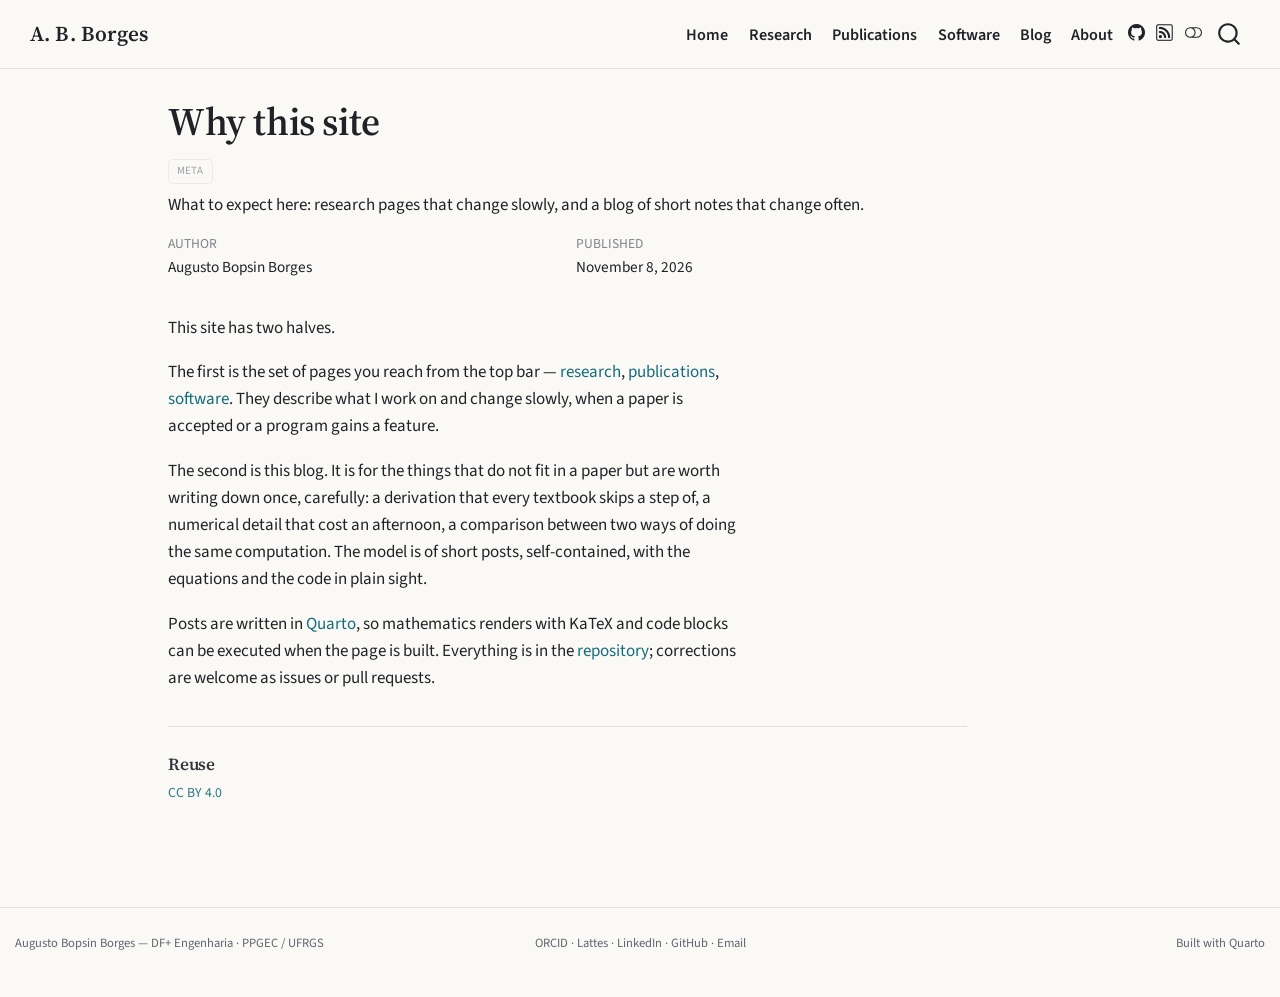
<file: blog/posts/2026-11-08-hello/index.html>
<!DOCTYPE html>
<html xmlns="http://www.w3.org/1999/xhtml" lang="en" xml:lang="en"><head>

<meta charset="utf-8">
<meta name="generator" content="quarto-1.11.9">

<meta name="viewport" content="width=device-width, initial-scale=1.0, user-scalable=yes">

<meta name="author" content="Augusto Bopsin Borges">
<meta name="dcterms.date" content="2026-11-08">
<meta name="description" content="What to expect here: research pages that change slowly, and a blog of short notes that change often.">

<title>Why this site – Augusto Bopsin Borges</title>
<style>
/* Default styles provided by pandoc.
** See https://pandoc.org/MANUAL.html#variables-for-html for config info.
*/
span.smallcaps{font-variant: small-caps;}
div.columns{display: flex; gap: 1.5em;}
div.column{flex: auto;}
@media screen {
div.columns{gap: min(4vw, 1.5em);}
div.column{overflow-x: auto;}
}
div.hanging-indent{margin-left: 1.5em; text-indent: -1.5em;}
ul.task-list{list-style: none;}
ul.task-list li input[type="checkbox"] {
  width: 0.8em;
  margin: 0 0.8em 0.2em -1em; /* quarto-specific, see https://github.com/quarto-dev/quarto-cli/issues/4556 */ 
  vertical-align: middle;
}
</style>


<script src="../../../site_libs/quarto-nav/quarto-nav.js"></script>
<script src="../../../site_libs/quarto-nav/headroom.min.js"></script>
<script src="../../../site_libs/clipboard/clipboard.min.js"></script>
<script src="../../../site_libs/quarto-search/autocomplete.umd.js"></script>
<script src="../../../site_libs/quarto-search/fuse.min.js"></script>
<script src="../../../site_libs/quarto-search/quarto-search.js"></script>
<meta name="quarto:offset" content="../../../">
<link href="../../../images/favicon.svg" rel="icon" type="image/svg+xml">
<script src="../../../site_libs/quarto-html/quarto.js" type="module"></script>
<script src="../../../site_libs/quarto-html/tabsets/tabsets.js" type="module"></script>
<script src="../../../site_libs/quarto-html/scrollable-regions/scrollable-regions.js" type="module"></script>
<script src="../../../site_libs/quarto-html/popper.min.js"></script>
<script src="../../../site_libs/quarto-html/tippy.umd.min.js"></script>
<script src="../../../site_libs/quarto-html/anchor.min.js"></script>
<link href="../../../site_libs/quarto-html/tippy.css" rel="stylesheet">
<link href="../../../site_libs/quarto-html/quarto-syntax-highlighting-4dbfeb576a1adfc891f83997c82a39bb.css" rel="stylesheet" class="quarto-color-scheme" id="quarto-text-highlighting-styles">
<link href="../../../site_libs/quarto-html/quarto-syntax-highlighting-dark-f54bd9bebb5aba282d3896fa2a8e33cf.css" rel="stylesheet" class="quarto-color-scheme quarto-color-alternate" id="quarto-text-highlighting-styles">
<link href="../../../site_libs/quarto-html/quarto-syntax-highlighting-4dbfeb576a1adfc891f83997c82a39bb.css" rel="stylesheet" class="quarto-color-scheme-extra" id="quarto-text-highlighting-styles">
<script src="../../../site_libs/bootstrap/bootstrap.min.js"></script>
<link href="../../../site_libs/bootstrap/bootstrap-icons.css" rel="stylesheet">
<link href="../../../site_libs/bootstrap/bootstrap-d3a07415cd1fac631003d1c53d6520ec.min.css" rel="stylesheet" append-hash="true" class="quarto-color-scheme" id="quarto-bootstrap" data-mode="light">
<link href="../../../site_libs/bootstrap/bootstrap-dark-c6a001295f42155183fb41891d660afd.min.css" rel="stylesheet" append-hash="true" class="quarto-color-scheme quarto-color-alternate" id="quarto-bootstrap" data-mode="dark">
<link href="../../../site_libs/bootstrap/bootstrap-d3a07415cd1fac631003d1c53d6520ec.min.css" rel="stylesheet" append-hash="true" class="quarto-color-scheme-extra" id="quarto-bootstrap" data-mode="light">
<script id="quarto-search-options" type="application/json">{
  "location": "navbar",
  "copy-button": false,
  "collapse-after": 3,
  "panel-placement": "end",
  "type": "overlay",
  "limit": 50,
  "keyboard-shortcut": [
    "f",
    "/",
    "s"
  ],
  "language": {
    "search-no-results-text": "No results",
    "search-matching-documents-text": "matching documents",
    "search-copy-link-title": "Copy link to search",
    "search-hide-matches-text": "Hide additional matches",
    "search-more-match-text": "more match in this document",
    "search-more-matches-text": "more matches in this document",
    "search-clear-button-title": "Clear",
    "search-text-placeholder": "",
    "search-detached-cancel-button-title": "Cancel",
    "search-submit-button-title": "Submit",
    "search-label": "Search"
  }
}</script>
<style>html{ scroll-behavior: smooth; }</style>
<link rel="preconnect" href="https://fonts.googleapis.com">
<link rel="preconnect" href="https://fonts.gstatic.com" crossorigin="">
<link href="https://fonts.googleapis.com/css2?family=Source+Sans+3:ital,wght@0,400;0,600;1,400&amp;family=Source+Serif+4:ital,opsz,wght@0,8..60,500;0,8..60,600;1,8..60,400&amp;family=Source+Code+Pro:wght@400;500&amp;display=swap" rel="stylesheet">


<meta property="og:title" content="Why this site – Augusto Bopsin Borges">
<meta property="og:description" content="What to expect here: research pages that change slowly, and a blog of short notes that change often.">
<meta property="og:site_name" content="Augusto Bopsin Borges">
</head>

<body class="nav-fixed quarto-light"><a id="quarto-skip-link" class="visually-hidden-focusable" href="#quarto-document-content">Skip to main content</a><script id="quarto-html-before-body" type="application/javascript">
    const toggleBodyColorMode = (bsSheetEl) => {
      const mode = bsSheetEl.getAttribute("data-mode");
      const bodyEl = window.document.querySelector("body");
      if (mode === "dark") {
        bodyEl.classList.add("quarto-dark");
        bodyEl.classList.remove("quarto-light");
      } else {
        bodyEl.classList.add("quarto-light");
        bodyEl.classList.remove("quarto-dark");
      }
    }
    const toggleBodyColorPrimary = () => {
      const bsSheetEl = window.document.querySelector("link#quarto-bootstrap:not([rel=disabled-stylesheet])");
      if (bsSheetEl) {
        toggleBodyColorMode(bsSheetEl);
      }
    }
    const setColorSchemeToggle = (alternate) => {
      const toggles = window.document.querySelectorAll('.quarto-color-scheme-toggle');
      for (let i=0; i < toggles.length; i++) {
        const toggle = toggles[i];
        if (toggle) {
          toggle.setAttribute("aria-checked", alternate ? "true" : "false");
          if (alternate) {
            toggle.classList.add("alternate");
          } else {
            toggle.classList.remove("alternate");
          }
        }
      }
    };
    const toggleColorMode = (alternate) => {
      // Switch the stylesheets
      const primaryStylesheets = window.document.querySelectorAll('link.quarto-color-scheme:not(.quarto-color-alternate)');
      const alternateStylesheets = window.document.querySelectorAll('link.quarto-color-scheme.quarto-color-alternate');
      manageTransitions('#quarto-margin-sidebar .nav-link', false);
      if (alternate) {
        // note: dark is layered on light, we don't disable primary!
        enableStylesheet(alternateStylesheets);
        for (const sheetNode of alternateStylesheets) {
          if (sheetNode.id === "quarto-bootstrap") {
            toggleBodyColorMode(sheetNode);
          }
        }
      } else {
        disableStylesheet(alternateStylesheets);
        enableStylesheet(primaryStylesheets)
        toggleBodyColorPrimary();
      }
      manageTransitions('#quarto-margin-sidebar .nav-link', true);
      // Switch the toggles
      setColorSchemeToggle(alternate)
    }
    // Hack to workaround the fact that safari doesn't
    // properly recolor the scrollbar when toggling (#1455).
    // Not run on load: stylesheets are set before first paint there, and
    // scrolling would undo the scroll to a URL fragment (#14973).
    // The one pixel nudge keeps the reader where they were.
    const refreshSafariScrollbar = () => {
      if (navigator.userAgent.indexOf('Safari') > 0 && navigator.userAgent.indexOf('Chrome') == -1) {
        manageTransitions("body", false);
        const scrollY = window.scrollY;
        window.scrollTo(0, scrollY > 0 ? scrollY - 1 : 1);
        setTimeout(() => {
          window.scrollTo(0, scrollY);
          manageTransitions("body", true);
        }, 40);
      }
    }
    const disableStylesheet = (stylesheets) => {
      for (let i=0; i < stylesheets.length; i++) {
        const stylesheet = stylesheets[i];
        stylesheet.rel = 'disabled-stylesheet';
      }
    }
    const enableStylesheet = (stylesheets) => {
      for (let i=0; i < stylesheets.length; i++) {
        const stylesheet = stylesheets[i];
        if(stylesheet.rel !== 'stylesheet') { // for Chrome, which will still FOUC without this check
          stylesheet.rel = 'stylesheet';
        }
      }
    }
    const manageTransitions = (selector, allowTransitions) => {
      const els = window.document.querySelectorAll(selector);
      for (let i=0; i < els.length; i++) {
        const el = els[i];
        if (allowTransitions) {
          el.classList.remove('notransition');
        } else {
          el.classList.add('notransition');
        }
      }
    }
    const isFileUrl = () => {
      return window.location.protocol === 'file:';
    }
    const hasAlternateSentinel = () => {
      let styleSentinel = getColorSchemeSentinel();
      if (styleSentinel !== null) {
        return styleSentinel === "alternate";
      } else {
        return false;
      }
    }
    const setStyleSentinel = (alternate) => {
      const value = alternate ? "alternate" : "default";
      if (!isFileUrl()) {
        window.localStorage.setItem("quarto-color-scheme", value);
      } else {
        localAlternateSentinel = value;
      }
    }
    const getColorSchemeSentinel = () => {
      if (!isFileUrl()) {
        const storageValue = window.localStorage.getItem("quarto-color-scheme");
        return storageValue != null ? storageValue : localAlternateSentinel;
      } else {
        return localAlternateSentinel;
      }
    }
    const toggleGiscusIfUsed = (isAlternate, darkModeDefault) => {
      const baseTheme = document.querySelector('#giscus-base-theme')?.value ?? 'light';
      const alternateTheme = document.querySelector('#giscus-alt-theme')?.value ?? 'dark';
      let newTheme = '';
      if(authorPrefersDark) {
        newTheme = isAlternate ? baseTheme : alternateTheme;
      } else {
        newTheme = isAlternate ? alternateTheme : baseTheme;
      }
      const changeGiscusTheme = () => {
        // From: https://github.com/giscus/giscus/issues/336
        const sendMessage = (message) => {
          const iframe = document.querySelector('iframe.giscus-frame');
          if (!iframe) return;
          iframe.contentWindow.postMessage({ giscus: message }, 'https://giscus.app');
        }
        sendMessage({
          setConfig: {
            theme: newTheme
          }
        });
      }
      const isGiscussLoaded = window.document.querySelector('iframe.giscus-frame') !== null;
      if (isGiscussLoaded) {
        changeGiscusTheme();
      }
    };
    const authorPrefersDark = false;
    const darkModeDefault = authorPrefersDark;
      document.querySelector('link#quarto-text-highlighting-styles.quarto-color-scheme-extra').rel = 'disabled-stylesheet';
      document.querySelector('link#quarto-bootstrap.quarto-color-scheme-extra').rel = 'disabled-stylesheet';
    let localAlternateSentinel = darkModeDefault ? 'alternate' : 'default';
    // Dark / light mode switch
    window.quartoToggleColorScheme = () => {
      // Read the current dark / light value
      let toAlternate = !hasAlternateSentinel();
      toggleColorMode(toAlternate);
      refreshSafariScrollbar();
      setStyleSentinel(toAlternate);
      toggleGiscusIfUsed(toAlternate, darkModeDefault);
      window.dispatchEvent(new Event('resize'));
    };
    // Switch to dark mode if need be
    if (hasAlternateSentinel()) {
      toggleColorMode(true);
    } else {
      toggleColorMode(false);
    }
  </script>

<div id="quarto-search-results"></div>
  <header id="quarto-header" class="headroom fixed-top">
    <nav class="navbar navbar-expand-lg " data-bs-theme="dark" aria-label="Site">
      <div class="navbar-container container-fluid">
      <div class="navbar-brand-container mx-auto">
    <a class="navbar-brand" href="../../../index.html">
    <span class="navbar-title">A. B. Borges</span>
    </a>
  </div>
          <button class="navbar-toggler" type="button" data-bs-toggle="collapse" data-bs-target="#navbarCollapse" aria-controls="navbarCollapse" aria-expanded="false" aria-label="Toggle navigation" onclick="if (window.quartoToggleHeadroom) { window.quartoToggleHeadroom(); }">
  <span class="navbar-toggler-icon"></span>
</button>
          <div class="collapse navbar-collapse" id="navbarCollapse">
            <ul class="navbar-nav navbar-nav-scroll ms-auto">
  <li class="nav-item">
    <a class="nav-link" href="../../../index.html"> 
<span class="menu-text">Home</span></a>
  </li>  
  <li class="nav-item">
    <a class="nav-link" href="../../../research.html"> 
<span class="menu-text">Research</span></a>
  </li>  
  <li class="nav-item">
    <a class="nav-link" href="../../../publications.html"> 
<span class="menu-text">Publications</span></a>
  </li>  
  <li class="nav-item">
    <a class="nav-link" href="../../../software.html"> 
<span class="menu-text">Software</span></a>
  </li>  
  <li class="nav-item">
    <a class="nav-link" href="../../../blog/index.html"> 
<span class="menu-text">Blog</span></a>
  </li>  
  <li class="nav-item">
    <a class="nav-link" href="../../../about.html"> 
<span class="menu-text">About</span></a>
  </li>  
</ul>
          </div> <!-- /navcollapse -->
            <div class="quarto-navbar-tools tools-wide">
    <a href="https://github.com/augustobopsinborges" title="GitHub" class="quarto-navigation-tool px-1" aria-label="GitHub"><i class="bi bi-github"></i></a>
    <a href="../../../blog/index.xml" title="RSS feed" class="quarto-navigation-tool px-1" aria-label="RSS feed"><i class="bi bi-rss"></i></a>
  <button type="button" role="switch" aria-checked="false" class="quarto-color-scheme-toggle quarto-navigation-tool  px-1" onclick="window.quartoToggleColorScheme(); return false;" title="Toggle dark mode" aria-label="Toggle dark mode"><i class="bi"></i></button>
</div>
            <div id="quarto-search" class="" title="Search"></div>
      </div> <!-- /container-fluid -->
    </nav>
</header>
<!-- content -->
<div id="quarto-content" class="quarto-container page-columns page-rows-contents page-layout-article page-navbar">
<!-- sidebar -->
<!-- margin-sidebar -->
    <div id="quarto-margin-sidebar" class="sidebar margin-sidebar zindex-bottom">
        
    </div>
<!-- main -->
<main class="content" id="quarto-document-content" tabindex="-1">


<header id="title-block-header" class="quarto-title-block default">
<div class="quarto-title">
<h1 class="title">Why this site</h1>
  <div class="quarto-categories">
    <div class="quarto-category">meta</div>
  </div>
  </div>

<div>
  <div class="description">
    What to expect here: research pages that change slowly, and a blog of short notes that change often.
  </div>
</div>


<div class="quarto-title-meta">

    <div>
    <div class="quarto-title-meta-heading">Author</div>
    <div class="quarto-title-meta-contents">
             <p>Augusto Bopsin Borges </p>
          </div>
  </div>
    
    <div>
    <div class="quarto-title-meta-heading">Published</div>
    <div class="quarto-title-meta-contents">
      <p class="date">November 8, 2026</p>
    </div>
  </div>
  
    
  </div>
  


</header>


<p>This site has two halves.</p>
<p>The first is the set of pages you reach from the top bar — <a href="../../../research.html">research</a>, <a href="../../../publications.html">publications</a>, <a href="../../../software.html">software</a>. They describe what I work on and change slowly, when a paper is accepted or a program gains a feature.</p>
<p>The second is this blog. It is for the things that do not fit in a paper but are worth writing down once, carefully: a derivation that every textbook skips a step of, a numerical detail that cost an afternoon, a comparison between two ways of doing the same computation. The model is of short posts, self-contained, with the equations and the code in plain sight.</p>
<p>Posts are written in <a href="https://quarto.org">Quarto</a>, so mathematics renders with KaTeX and code blocks can be executed when the page is built. Everything is in the <a href="https://github.com/augustobopsinborges/augustobopsinborges.github.io">repository</a>; corrections are welcome as issues or pull requests.</p>



<div id="quarto-appendix" class="default"><section class="quarto-appendix-contents" id="quarto-reuse"><h2 class="anchored quarto-appendix-heading">Reuse</h2><div class="quarto-appendix-contents"><div><a rel="license" href="https://creativecommons.org/licenses/by/4.0/">CC BY 4.0</a></div></div></section></div></main> <!-- /main -->
<script id="quarto-html-after-body" type="application/javascript">
  window.document.addEventListener("DOMContentLoaded", function (event) {
    // Ensure there is a toggle, if there isn't float one in the top right
    if (window.document.querySelector('.quarto-color-scheme-toggle') === null) {
      const toggle = window.document.createElement('button');
      toggle.type = "button";
      toggle.setAttribute("role", "switch");
      toggle.setAttribute("aria-checked", "false");
      toggle.classList.add('top-right');
      toggle.classList.add('quarto-color-scheme-toggle');
      toggle.setAttribute("aria-label", "Toggle dark mode");
      toggle.onclick = function() { try { window.quartoToggleColorScheme(); } catch {} return false; };
      const i = window.document.createElement("i");
      i.classList.add('bi');
      toggle.appendChild(i);
      // Put the toggle in a landmark of its own, so that landmark navigation
      // can reach it.
      //
      // The container is always a fresh direct child of body, and the toggle is
      // never moved into page furniture that the theme or the author controls.
      // The toggle is positioned against the page, so any ancestor that
      // establishes a containing block captures it: a positioned element or a
      // grid for position: absolute, and transform, filter, will-change or
      // contain for position: fixed. A direct child of body has none of these
      // to inherit, and the shift when one appears is silent and visual.
      //
      // ARIA says a document should have at most one banner, and axe reports a
      // duplicate whether or not the banners carry distinct labels. So use a
      // header when the page has no banner yet, and a named region otherwise.
      //
      // A header is a banner wherever it sits, unless it is inside sectioning
      // content, so this cannot just look at the children of body: a custom
      // page layout wraps the title block header in a plain div. An explicit
      // role="banner" always counts.
      const sectioning = 'article, aside, main, nav, section, [role="article"], [role="complementary"], [role="main"], [role="navigation"], [role="region"]';
      const hasBanner = Array.from(
        window.document.querySelectorAll('header:not([role]), [role="banner"]')
      ).some(function(el) {
        return el.hasAttribute("role") || el.closest(sectioning) === null;
      });
      const container = window.document.createElement(hasBanner ? "div" : "header");
      if (hasBanner) {
        container.setAttribute("role", "region");
        container.setAttribute("aria-label", "Toggle dark mode");
      }
      container.classList.add('quarto-color-scheme-toggle-container');
      container.appendChild(toggle);
      window.document.body.appendChild(container);
    }
    setColorSchemeToggle(hasAlternateSentinel())
    const icon = "";
    const anchorJS = new window.AnchorJS();
    anchorJS.options = {
      placement: 'right',
      icon: icon
    };
    anchorJS.add('.anchored');
    const isCodeAnnotation = (el) => {
      for (const clz of el.classList) {
        if (clz.startsWith('code-annotation-')) {                     
          return true;
        }
      }
      return false;
    }
    const onCopySuccess = function(e) {
      // button target
      const button = e.trigger;
      // don't keep focus
      button.blur();
      // flash "checked"
      button.classList.add('code-copy-button-checked');
      var currentTitle = button.getAttribute("title");
      button.setAttribute("title", "Copied!");
      let tooltip;
      if (window.bootstrap) {
        button.setAttribute("data-bs-toggle", "tooltip");
        button.setAttribute("data-bs-placement", "left");
        button.setAttribute("data-bs-title", "Copied!");
        tooltip = new bootstrap.Tooltip(button, 
          { trigger: "manual", 
            customClass: "code-copy-button-tooltip",
            offset: [0, -8]});
        tooltip.show();    
      }
      setTimeout(function() {
        if (tooltip) {
          tooltip.hide();
          button.removeAttribute("data-bs-title");
          button.removeAttribute("data-bs-toggle");
          button.removeAttribute("data-bs-placement");
        }
        button.setAttribute("title", currentTitle);
        button.classList.remove('code-copy-button-checked');
      }, 1000);
      // clear code selection
      e.clearSelection();
    }
    const getTextToCopy = function(trigger) {
      const outerScaffold = trigger.parentElement.cloneNode(true);
      const codeEl = outerScaffold.querySelector('code');
      for (const childEl of codeEl.children) {
        if (isCodeAnnotation(childEl)) {
          childEl.remove();
        }
      }
      return codeEl.innerText;
    }
    const clipboard = new window.ClipboardJS('.code-copy-button:not([data-in-quarto-modal])', {
      text: getTextToCopy
    });
    clipboard.on('success', onCopySuccess);
    if (window.document.getElementById('quarto-embedded-source-code-modal')) {
      const clipboardModal = new window.ClipboardJS('.code-copy-button[data-in-quarto-modal]', {
        text: getTextToCopy,
        container: window.document.getElementById('quarto-embedded-source-code-modal')
      });
      clipboardModal.on('success', onCopySuccess);
    }
      var localhostRegex = new RegExp(/^(?:http|https):\/\/localhost\:?[0-9]*\//);
      var mailtoRegex = new RegExp(/^mailto:/);
        var filterRegex = new RegExp("https:\/\/augustobopsinborges\.github\.io");
      const newWindowLabel = "(opens in a new tab)";
      const newWindowNoteId = "quarto-ext-newwindow-label";
      // Links reference one hidden label through aria-describedby, so the
      // announcement never changes their accessible name.
      var describeNewWindow = (link) => {
        if (!window.document.getElementById(newWindowNoteId)) {
          var newWindowNote = window.document.createElement("span");
          newWindowNote.id = newWindowNoteId;
          newWindowNote.hidden = true;
          newWindowNote.textContent = newWindowLabel;
          window.document.body.appendChild(newWindowNote);
        }
        var describedBy = (link.getAttribute("aria-describedby") || "").split(/\s+/).filter(Boolean);
        if (!describedBy.includes(newWindowNoteId)) {
          describedBy.push(newWindowNoteId);
          link.setAttribute("aria-describedby", describedBy.join(" "));
        }
      }
      var isInternal = (href) => {
          return filterRegex.test(href) || localhostRegex.test(href) || mailtoRegex.test(href);
      }
      // Inspect non-navigation links and adorn them if external
      window.quartoDecorateExternalLinks = function (root) {
     var links = (root || window.document).querySelectorAll('a[href]:not(.nav-link):not(.navbar-brand):not(.toc-action):not(.sidebar-link):not(.sidebar-item-toggle):not(.pagination-link):not(.no-external):not([aria-hidden]):not(.dropdown-item):not(.quarto-navigation-tool):not(.about-link)');
      for (var i=0; i<links.length; i++) {
        const link = links[i];
        if (!isInternal(link.href)) {
          // undo the damage that might have been done by quarto-nav.js in the case of
          // links that we want to consider external
          if (link.dataset.originalHref !== undefined) {
            link.href = link.dataset.originalHref;
          }
            // target, if specified
            link.setAttribute("target", "_blank");
            if (link.getAttribute("rel") === null) {
              link.setAttribute("rel", "noopener");
            }
            describeNewWindow(link);
          if (!link.classList.contains('no-external-icon')) {
          }
        }
      }
      };
      window.quartoDecorateExternalLinks(window.document);
    // Esc closes the popup (WCAG 1.4.13) and focus leaving both trigger and
    // popup closes it (WCAG 2.4.11); tippy handles neither for interactive popups.
    const hideOnEscAndFocusOut = {
      name: 'hideOnEscAndFocusOut',
      defaultValue: true,
      fn(instance) {
        const dismiss = () => {
          // A show scheduled by the trigger delay would otherwise reopen it
          instance.clearDelayTimeouts();
          instance.hide();
        };
        const onKeyDown = (event) => {
          if (event.key !== 'Escape') {
            return;
          }
          // Keep Esc from also reaching page handlers (e.g. reveal.js overview),
          // except an open reveal.js slide menu, which Esc should close too.
          // The menu handles keys only when its keyboard option is on.
          const menuHandlesEsc = window.Reveal?.getPlugin?.('menu')?.isOpen() &&
            window.Reveal.getConfig().menu?.keyboard !== false;
          if (!menuHandlesEsc) {
            event.stopPropagation();
          }
          if (instance.popper.contains(window.document.activeElement)) {
            // Disabled while refocusing so the focus trigger does not reopen it
            instance.disable();
            instance.reference.focus();
            instance.enable();
          }
          dismiss();
        };
        const onFocusOut = (event) => {
          const target = event.relatedTarget;
          if (target && !instance.reference.contains(target) &&
              !instance.popper.contains(target)) {
            dismiss();
          }
        };
        // On the trigger too: a click trigger (code-annotations: select) has no
        // blur handling. Attached for the instance's lifetime so leaving the
        // trigger also cancels a show still pending on the trigger delay.
        instance.reference.addEventListener('focusout', onFocusOut);
        return {
          onShow() {
            window.document.addEventListener('keydown', onKeyDown, true);
            instance.popper.addEventListener('focusout', onFocusOut);
          },
          onHide() {
            window.document.removeEventListener('keydown', onKeyDown, true);
            instance.popper.removeEventListener('focusout', onFocusOut);
          },
          onDestroy() {
            instance.reference.removeEventListener('focusout', onFocusOut);
          },
        };
      },
    };
    function tippyHover(el, contentFn, onTriggerFn, onUntriggerFn) {
      const config = {
        allowHTML: true,
        maxWidth: 500,
        delay: 100,
        arrow: false,
        appendTo: function(el) {
            return el.parentElement;
        },
        interactive: true,
        interactiveBorder: 10,
        theme: 'quarto',
        placement: 'bottom-start',
        plugins: [hideOnEscAndFocusOut],
      };
      if (contentFn) {
        config.content = contentFn;
      }
      if (onTriggerFn) {
        config.onTrigger = onTriggerFn;
      }
      if (onUntriggerFn) {
        config.onUntrigger = onUntriggerFn;
      }
      window.tippy(el, config); 
    }
    const noterefs = window.document.querySelectorAll('a[role="doc-noteref"]');
    for (var i=0; i<noterefs.length; i++) {
      const ref = noterefs[i];
      tippyHover(ref, function() {
        // use id or data attribute instead here
        let href = ref.getAttribute('data-footnote-href') || ref.getAttribute('href');
        try { href = new URL(href).hash; } catch {}
        const id = href.replace(/^#\/?/, "");
        const note = window.document.getElementById(id);
        if (note) {
          return note.innerHTML;
        } else {
          return "";
        }
      });
    }
    const xrefs = window.document.querySelectorAll('a.quarto-xref');
    const processXRef = (id, note) => {
      // Strip column container classes
      const stripColumnClz = (el) => {
        el.classList.remove("page-full", "page-columns");
        if (el.children) {
          for (const child of el.children) {
            stripColumnClz(child);
          }
        }
      }
      stripColumnClz(note)
      if (id === null || id.startsWith('sec-')) {
        // Special case sections, only their first couple elements
        const container = document.createElement("div");
        if (note.children && note.children.length > 2) {
          container.appendChild(note.children[0].cloneNode(true));
          for (let i = 1; i < note.children.length; i++) {
            const child = note.children[i];
            if (child.tagName === "P" && child.innerText === "") {
              continue;
            } else {
              container.appendChild(child.cloneNode(true));
              break;
            }
          }
          if (window.Quarto?.typesetMath) {
            window.Quarto.typesetMath(container);
          }
          return container.innerHTML
        } else {
          if (window.Quarto?.typesetMath) {
            window.Quarto.typesetMath(note);
          }
          return note.innerHTML;
        }
      } else {
        // Remove any anchor links if they are present
        const anchorLink = note.querySelector('a.anchorjs-link');
        if (anchorLink) {
          anchorLink.remove();
        }
        if (window.Quarto?.typesetMath) {
          window.Quarto.typesetMath(note);
        }
        if (note.classList.contains("callout")) {
          return note.outerHTML;
        } else {
          return note.innerHTML;
        }
      }
    }
    for (var i=0; i<xrefs.length; i++) {
      const xref = xrefs[i];
      tippyHover(xref, undefined, function(instance) {
        instance.disable();
        let url = xref.getAttribute('href');
        let hash = undefined; 
        if (url.startsWith('#')) {
          hash = url;
        } else {
          try { hash = new URL(url).hash; } catch {}
        }
        if (hash) {
          const id = hash.replace(/^#\/?/, "");
          const note = window.document.getElementById(id);
          if (note !== null) {
            try {
              const html = processXRef(id, note.cloneNode(true));
              instance.setContent(html);
            } finally {
              instance.enable();
              instance.show();
            }
          } else {
            // See if we can fetch this
            fetch(url.split('#')[0])
            .then(res => res.text())
            .then(html => {
              const parser = new DOMParser();
              const htmlDoc = parser.parseFromString(html, "text/html");
              const note = htmlDoc.getElementById(id);
              if (note !== null) {
                const html = processXRef(id, note);
                instance.setContent(html);
              } 
            }).finally(() => {
              instance.enable();
              instance.show();
            });
          }
        } else {
          // See if we can fetch a full url (with no hash to target)
          // This is a special case and we should probably do some content thinning / targeting
          fetch(url)
          .then(res => res.text())
          .then(html => {
            const parser = new DOMParser();
            const htmlDoc = parser.parseFromString(html, "text/html");
            const note = htmlDoc.querySelector('main.content');
            if (note !== null) {
              // This should only happen for chapter cross references
              // (since there is no id in the URL)
              // remove the first header
              if (note.children.length > 0 && note.children[0].tagName === "HEADER") {
                note.children[0].remove();
              }
              const html = processXRef(null, note);
              instance.setContent(html);
            } 
          }).finally(() => {
            instance.enable();
            instance.show();
          });
        }
      }, function(instance) {
      });
    }
        let selectedAnnoteEl;
        const selectorForAnnotation = ( cell, annotation) => {
          let cellAttr = 'data-code-cell="' + cell + '"';
          let lineAttr = 'data-code-annotation="' +  annotation + '"';
          const selector = 'span[' + cellAttr + '][' + lineAttr + ']';
          return selector;
        }
        const selectCodeLines = (annoteEl) => {
          const doc = window.document;
          const targetCell = annoteEl.getAttribute("data-target-cell");
          const targetAnnotation = annoteEl.getAttribute("data-target-annotation");
          const annoteSpan = window.document.querySelector(selectorForAnnotation(targetCell, targetAnnotation));
          const lines = annoteSpan.getAttribute("data-code-lines").split(",");
          const lineIds = lines.map((line) => {
            return targetCell + "-" + line;
          })
          // Each band is positioned against its own containing block, which is
          // not the offsetParent of the lines, so place it from client rects.
          const placeBand = (band, firstEl, lastEl, codeBlock) => {
            const container = band.offsetParent;
            if (container === null) {
              return;
            }
            const containerRect = container.getBoundingClientRect();
            // Reveal.js scales slides with a transform, so convert client
            // pixels back to the CSS pixels of the container.
            const scale = containerRect.height / container.offsetHeight || 1;
            const firstRect = firstEl.getBoundingClientRect();
            const lastRect = lastEl.getBoundingClientRect();
            const top = (firstRect.top - containerRect.top) / scale - container.clientTop + container.scrollTop;
            const height = (lastRect.bottom - firstRect.top) / scale;
            band.style.top = top - 2 + "px";
            band.style.height = height + 4 + "px";
            if (codeBlock) {
              // Without the copy button wrapper, the containing block is wider
              // than the code block, so span the code block explicitly.
              const blockRect = codeBlock.getBoundingClientRect();
              band.style.left = (blockRect.left - containerRect.left) / scale - container.clientLeft + container.scrollLeft + "px";
              band.style.width = blockRect.width / scale + "px";
            }
          };
          if (lineIds.length > 0) {
            const el = window.document.getElementById(lineIds[0]);
            const lastEl = window.document.getElementById(lineIds[lineIds.length - 1]);
            const parent = el.parentElement.parentElement;
            // cook up a div (if necessary) and position it
            let div = window.document.getElementById("code-annotation-line-highlight");
            if (div === null) {
              div = window.document.createElement("div");
              div.setAttribute("id", "code-annotation-line-highlight");
              div.style.position = 'absolute';
              parent.appendChild(div);
            }
            placeBand(div, el, lastEl, parent.closest("div.sourceCode") || parent);
            let gutterDiv = window.document.getElementById("code-annotation-line-highlight-gutter");
            if (gutterDiv === null) {
              gutterDiv = window.document.createElement("div");
              gutterDiv.setAttribute("id", "code-annotation-line-highlight-gutter");
              gutterDiv.style.position = 'absolute';
              const codeCell = window.document.getElementById(targetCell);
              const gutter = codeCell.querySelector('.code-annotation-gutter');
              gutter.appendChild(gutterDiv);
            }
            placeBand(gutterDiv, el, lastEl);
            selectedAnnoteEl = annoteEl;
          }
        };
        const unselectCodeLines = () => {
          const elementsIds = ["code-annotation-line-highlight", "code-annotation-line-highlight-gutter"];
          elementsIds.forEach((elId) => {
            const div = window.document.getElementById(elId);
            if (div) {
              div.remove();
            }
          });
          selectedAnnoteEl = undefined;
        };
          // Handle positioning of the toggle
      window.addEventListener(
        "resize",
        throttle(() => {
          elRect = undefined;
          if (selectedAnnoteEl) {
            selectCodeLines(selectedAnnoteEl);
          }
        }, 10)
      );
      function throttle(fn, ms) {
      let throttle = false;
      let timer;
        return (...args) => {
          if(!throttle) { // first call gets through
              fn.apply(this, args);
              throttle = true;
          } else { // all the others get throttled
              if(timer) clearTimeout(timer); // cancel #2
              timer = setTimeout(() => {
                fn.apply(this, args);
                timer = throttle = false;
              }, ms);
          }
        };
      }
        // Attach click handler to the DT
        const annoteDls = window.document.querySelectorAll('dt[data-target-cell]');
        for (const annoteDlNode of annoteDls) {
          annoteDlNode.addEventListener('click', (event) => {
            const clickedEl = event.target;
            if (clickedEl !== selectedAnnoteEl) {
              unselectCodeLines();
              const activeEl = window.document.querySelector('dt[data-target-cell].code-annotation-active');
              if (activeEl) {
                activeEl.classList.remove('code-annotation-active');
              }
              selectCodeLines(clickedEl);
              clickedEl.classList.add('code-annotation-active');
            } else {
              // Unselect the line
              unselectCodeLines();
              clickedEl.classList.remove('code-annotation-active');
            }
          });
        }
    const findCites = (el) => {
      const parentEl = el.parentElement;
      if (parentEl) {
        const cites = parentEl.dataset.cites;
        if (cites) {
          return {
            el,
            cites: cites.split(' ')
          };
        } else {
          return findCites(el.parentElement)
        }
      } else {
        return undefined;
      }
    };
    var bibliorefs = window.document.querySelectorAll('a[role="doc-biblioref"]');
    for (var i=0; i<bibliorefs.length; i++) {
      const ref = bibliorefs[i];
      const citeInfo = findCites(ref);
      if (citeInfo) {
        tippyHover(citeInfo.el, function() {
          var popup = window.document.createElement('div');
          citeInfo.cites.forEach(function(cite) {
            var citeDiv = window.document.createElement('div');
            citeDiv.classList.add('hanging-indent');
            citeDiv.classList.add('csl-entry');
            var biblioDiv = window.document.getElementById('ref-' + cite);
            if (biblioDiv) {
              citeDiv.innerHTML = biblioDiv.innerHTML;
            }
            popup.appendChild(citeDiv);
          });
          return popup.innerHTML;
        });
      }
    }
  });
  </script>
  <script type="application/javascript">
  window.quartoScrollableRegionsLabels = {"code":"Scrollable code","output":"Scrollable output"};
  </script>
</div> <!-- /content -->
<footer class="footer">
  <div class="nav-footer">
    <div class="nav-footer-left">
<p>Augusto Bopsin Borges — <a href="https://dfmais.eng.br">DF+ Engenharia</a> · <a href="https://www.ufrgs.br/ppgec/">PPGEC / UFRGS</a></p>
</div>   
    <div class="nav-footer-center">
<p><a href="https://orcid.org/0000-0002-0521-3553">ORCID</a> · <a href="http://lattes.cnpq.br/7249257151738108">Lattes</a> · <a href="https://www.linkedin.com/in/augustobopsinborges/">LinkedIn</a> · <a href="https://github.com/augustobopsinborges">GitHub</a> · <a href="mailto:augustobopsinborges@gmail.com">Email</a></p>
</div>
    <div class="nav-footer-right">
<p>Built with <a href="https://quarto.org">Quarto</a></p>
</div>
  </div>
</footer>




<script src="../../../site_libs/quarto-html/zenscroll-min.js"></script>
</body></html>
</file>
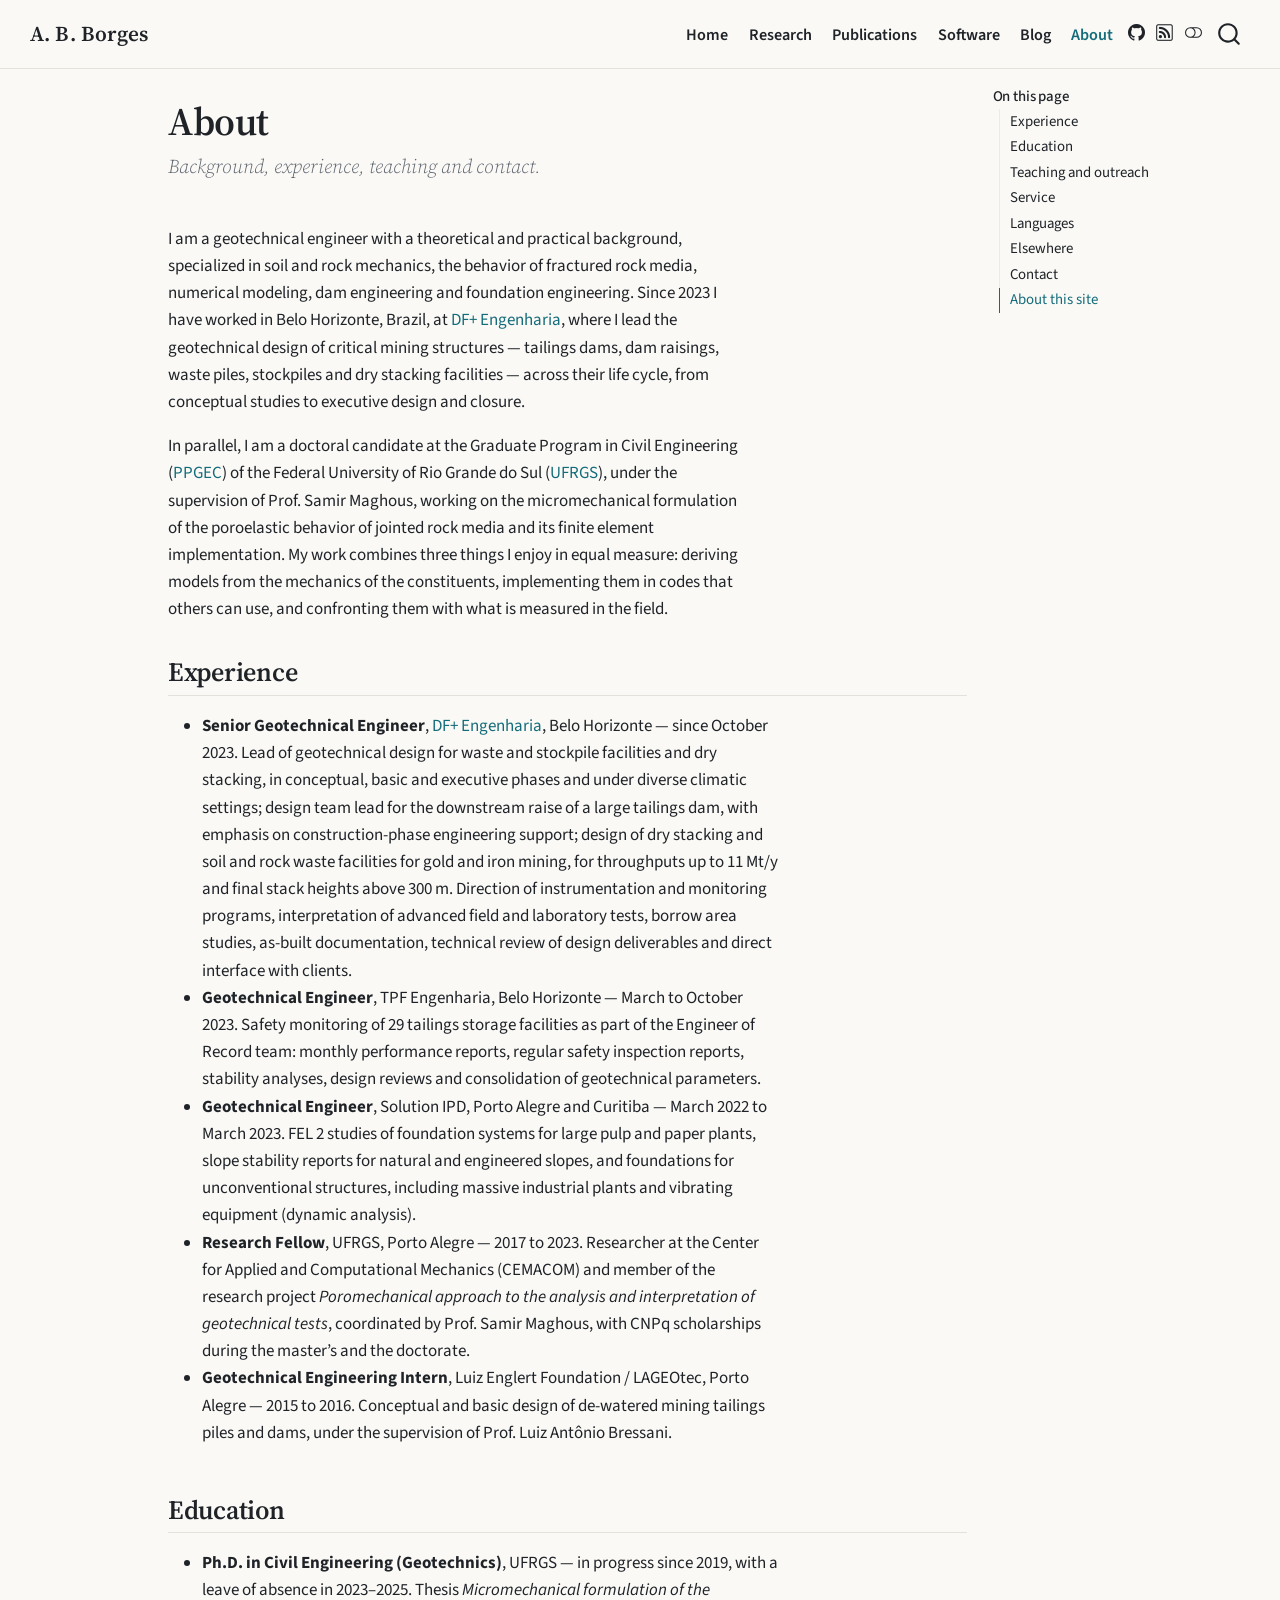
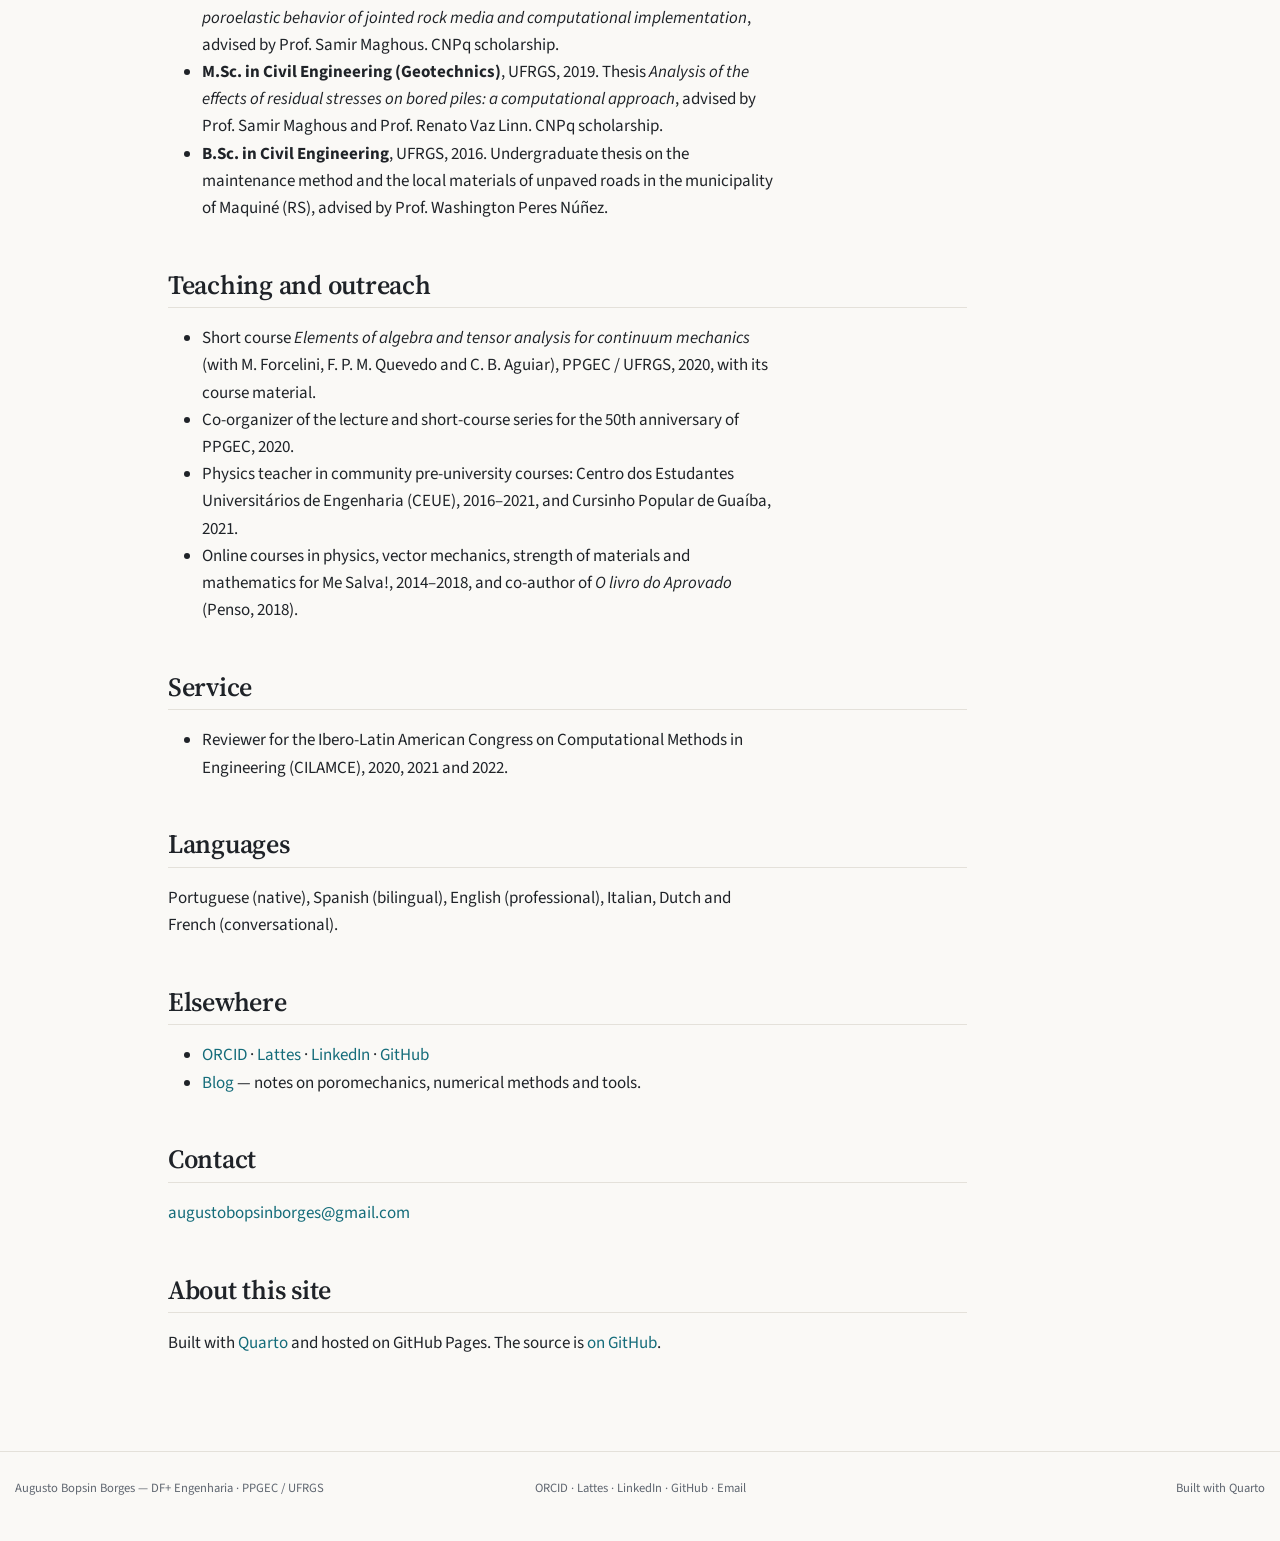
<file: about.html>
<!DOCTYPE html>
<html xmlns="http://www.w3.org/1999/xhtml" lang="en" xml:lang="en"><head>

<meta charset="utf-8">
<meta name="generator" content="quarto-1.11.9">

<meta name="viewport" content="width=device-width, initial-scale=1.0, user-scalable=yes">


<title>About – Augusto Bopsin Borges</title>
<style>
/* Default styles provided by pandoc.
** See https://pandoc.org/MANUAL.html#variables-for-html for config info.
*/
span.smallcaps{font-variant: small-caps;}
div.columns{display: flex; gap: 1.5em;}
div.column{flex: auto;}
@media screen {
div.columns{gap: min(4vw, 1.5em);}
div.column{overflow-x: auto;}
}
div.hanging-indent{margin-left: 1.5em; text-indent: -1.5em;}
ul.task-list{list-style: none;}
ul.task-list li input[type="checkbox"] {
  width: 0.8em;
  margin: 0 0.8em 0.2em -1em; /* quarto-specific, see https://github.com/quarto-dev/quarto-cli/issues/4556 */ 
  vertical-align: middle;
}
</style>


<script src="site_libs/quarto-nav/quarto-nav.js"></script>
<script src="site_libs/quarto-nav/headroom.min.js"></script>
<script src="site_libs/clipboard/clipboard.min.js"></script>
<script src="site_libs/quarto-search/autocomplete.umd.js"></script>
<script src="site_libs/quarto-search/fuse.min.js"></script>
<script src="site_libs/quarto-search/quarto-search.js"></script>
<meta name="quarto:offset" content="./">
<link href="./images/favicon.svg" rel="icon" type="image/svg+xml">
<script src="site_libs/quarto-html/quarto.js" type="module"></script>
<script src="site_libs/quarto-html/tabsets/tabsets.js" type="module"></script>
<script src="site_libs/quarto-html/scrollable-regions/scrollable-regions.js" type="module"></script>
<script src="site_libs/quarto-html/popper.min.js"></script>
<script src="site_libs/quarto-html/tippy.umd.min.js"></script>
<script src="site_libs/quarto-html/anchor.min.js"></script>
<link href="site_libs/quarto-html/tippy.css" rel="stylesheet">
<link href="site_libs/quarto-html/quarto-syntax-highlighting-4dbfeb576a1adfc891f83997c82a39bb.css" rel="stylesheet" class="quarto-color-scheme" id="quarto-text-highlighting-styles">
<link href="site_libs/quarto-html/quarto-syntax-highlighting-dark-f54bd9bebb5aba282d3896fa2a8e33cf.css" rel="stylesheet" class="quarto-color-scheme quarto-color-alternate" id="quarto-text-highlighting-styles">
<link href="site_libs/quarto-html/quarto-syntax-highlighting-4dbfeb576a1adfc891f83997c82a39bb.css" rel="stylesheet" class="quarto-color-scheme-extra" id="quarto-text-highlighting-styles">
<script src="site_libs/bootstrap/bootstrap.min.js"></script>
<link href="site_libs/bootstrap/bootstrap-icons.css" rel="stylesheet">
<link href="site_libs/bootstrap/bootstrap-d3a07415cd1fac631003d1c53d6520ec.min.css" rel="stylesheet" append-hash="true" class="quarto-color-scheme" id="quarto-bootstrap" data-mode="light">
<link href="site_libs/bootstrap/bootstrap-dark-c6a001295f42155183fb41891d660afd.min.css" rel="stylesheet" append-hash="true" class="quarto-color-scheme quarto-color-alternate" id="quarto-bootstrap" data-mode="dark">
<link href="site_libs/bootstrap/bootstrap-d3a07415cd1fac631003d1c53d6520ec.min.css" rel="stylesheet" append-hash="true" class="quarto-color-scheme-extra" id="quarto-bootstrap" data-mode="light">
<script id="quarto-search-options" type="application/json">{
  "location": "navbar",
  "copy-button": false,
  "collapse-after": 3,
  "panel-placement": "end",
  "type": "overlay",
  "limit": 50,
  "keyboard-shortcut": [
    "f",
    "/",
    "s"
  ],
  "language": {
    "search-no-results-text": "No results",
    "search-matching-documents-text": "matching documents",
    "search-copy-link-title": "Copy link to search",
    "search-hide-matches-text": "Hide additional matches",
    "search-more-match-text": "more match in this document",
    "search-more-matches-text": "more matches in this document",
    "search-clear-button-title": "Clear",
    "search-text-placeholder": "",
    "search-detached-cancel-button-title": "Cancel",
    "search-submit-button-title": "Submit",
    "search-label": "Search"
  }
}</script>
<style>html{ scroll-behavior: smooth; }</style>
<link rel="preconnect" href="https://fonts.googleapis.com">
<link rel="preconnect" href="https://fonts.gstatic.com" crossorigin="">
<link href="https://fonts.googleapis.com/css2?family=Source+Sans+3:ital,wght@0,400;0,600;1,400&amp;family=Source+Serif+4:ital,opsz,wght@0,8..60,500;0,8..60,600;1,8..60,400&amp;family=Source+Code+Pro:wght@400;500&amp;display=swap" rel="stylesheet">


<meta property="og:title" content="About – Augusto Bopsin Borges">
<meta property="og:description" content="Background, experience, teaching and contact.">
<meta property="og:site_name" content="Augusto Bopsin Borges">
</head>

<body class="nav-fixed quarto-light"><a id="quarto-skip-link" class="visually-hidden-focusable" href="#quarto-document-content">Skip to main content</a><script id="quarto-html-before-body" type="application/javascript">
    const toggleBodyColorMode = (bsSheetEl) => {
      const mode = bsSheetEl.getAttribute("data-mode");
      const bodyEl = window.document.querySelector("body");
      if (mode === "dark") {
        bodyEl.classList.add("quarto-dark");
        bodyEl.classList.remove("quarto-light");
      } else {
        bodyEl.classList.add("quarto-light");
        bodyEl.classList.remove("quarto-dark");
      }
    }
    const toggleBodyColorPrimary = () => {
      const bsSheetEl = window.document.querySelector("link#quarto-bootstrap:not([rel=disabled-stylesheet])");
      if (bsSheetEl) {
        toggleBodyColorMode(bsSheetEl);
      }
    }
    const setColorSchemeToggle = (alternate) => {
      const toggles = window.document.querySelectorAll('.quarto-color-scheme-toggle');
      for (let i=0; i < toggles.length; i++) {
        const toggle = toggles[i];
        if (toggle) {
          toggle.setAttribute("aria-checked", alternate ? "true" : "false");
          if (alternate) {
            toggle.classList.add("alternate");
          } else {
            toggle.classList.remove("alternate");
          }
        }
      }
    };
    const toggleColorMode = (alternate) => {
      // Switch the stylesheets
      const primaryStylesheets = window.document.querySelectorAll('link.quarto-color-scheme:not(.quarto-color-alternate)');
      const alternateStylesheets = window.document.querySelectorAll('link.quarto-color-scheme.quarto-color-alternate');
      manageTransitions('#quarto-margin-sidebar .nav-link', false);
      if (alternate) {
        // note: dark is layered on light, we don't disable primary!
        enableStylesheet(alternateStylesheets);
        for (const sheetNode of alternateStylesheets) {
          if (sheetNode.id === "quarto-bootstrap") {
            toggleBodyColorMode(sheetNode);
          }
        }
      } else {
        disableStylesheet(alternateStylesheets);
        enableStylesheet(primaryStylesheets)
        toggleBodyColorPrimary();
      }
      manageTransitions('#quarto-margin-sidebar .nav-link', true);
      // Switch the toggles
      setColorSchemeToggle(alternate)
    }
    // Hack to workaround the fact that safari doesn't
    // properly recolor the scrollbar when toggling (#1455).
    // Not run on load: stylesheets are set before first paint there, and
    // scrolling would undo the scroll to a URL fragment (#14973).
    // The one pixel nudge keeps the reader where they were.
    const refreshSafariScrollbar = () => {
      if (navigator.userAgent.indexOf('Safari') > 0 && navigator.userAgent.indexOf('Chrome') == -1) {
        manageTransitions("body", false);
        const scrollY = window.scrollY;
        window.scrollTo(0, scrollY > 0 ? scrollY - 1 : 1);
        setTimeout(() => {
          window.scrollTo(0, scrollY);
          manageTransitions("body", true);
        }, 40);
      }
    }
    const disableStylesheet = (stylesheets) => {
      for (let i=0; i < stylesheets.length; i++) {
        const stylesheet = stylesheets[i];
        stylesheet.rel = 'disabled-stylesheet';
      }
    }
    const enableStylesheet = (stylesheets) => {
      for (let i=0; i < stylesheets.length; i++) {
        const stylesheet = stylesheets[i];
        if(stylesheet.rel !== 'stylesheet') { // for Chrome, which will still FOUC without this check
          stylesheet.rel = 'stylesheet';
        }
      }
    }
    const manageTransitions = (selector, allowTransitions) => {
      const els = window.document.querySelectorAll(selector);
      for (let i=0; i < els.length; i++) {
        const el = els[i];
        if (allowTransitions) {
          el.classList.remove('notransition');
        } else {
          el.classList.add('notransition');
        }
      }
    }
    const isFileUrl = () => {
      return window.location.protocol === 'file:';
    }
    const hasAlternateSentinel = () => {
      let styleSentinel = getColorSchemeSentinel();
      if (styleSentinel !== null) {
        return styleSentinel === "alternate";
      } else {
        return false;
      }
    }
    const setStyleSentinel = (alternate) => {
      const value = alternate ? "alternate" : "default";
      if (!isFileUrl()) {
        window.localStorage.setItem("quarto-color-scheme", value);
      } else {
        localAlternateSentinel = value;
      }
    }
    const getColorSchemeSentinel = () => {
      if (!isFileUrl()) {
        const storageValue = window.localStorage.getItem("quarto-color-scheme");
        return storageValue != null ? storageValue : localAlternateSentinel;
      } else {
        return localAlternateSentinel;
      }
    }
    const toggleGiscusIfUsed = (isAlternate, darkModeDefault) => {
      const baseTheme = document.querySelector('#giscus-base-theme')?.value ?? 'light';
      const alternateTheme = document.querySelector('#giscus-alt-theme')?.value ?? 'dark';
      let newTheme = '';
      if(authorPrefersDark) {
        newTheme = isAlternate ? baseTheme : alternateTheme;
      } else {
        newTheme = isAlternate ? alternateTheme : baseTheme;
      }
      const changeGiscusTheme = () => {
        // From: https://github.com/giscus/giscus/issues/336
        const sendMessage = (message) => {
          const iframe = document.querySelector('iframe.giscus-frame');
          if (!iframe) return;
          iframe.contentWindow.postMessage({ giscus: message }, 'https://giscus.app');
        }
        sendMessage({
          setConfig: {
            theme: newTheme
          }
        });
      }
      const isGiscussLoaded = window.document.querySelector('iframe.giscus-frame') !== null;
      if (isGiscussLoaded) {
        changeGiscusTheme();
      }
    };
    const authorPrefersDark = false;
    const darkModeDefault = authorPrefersDark;
      document.querySelector('link#quarto-text-highlighting-styles.quarto-color-scheme-extra').rel = 'disabled-stylesheet';
      document.querySelector('link#quarto-bootstrap.quarto-color-scheme-extra').rel = 'disabled-stylesheet';
    let localAlternateSentinel = darkModeDefault ? 'alternate' : 'default';
    // Dark / light mode switch
    window.quartoToggleColorScheme = () => {
      // Read the current dark / light value
      let toAlternate = !hasAlternateSentinel();
      toggleColorMode(toAlternate);
      refreshSafariScrollbar();
      setStyleSentinel(toAlternate);
      toggleGiscusIfUsed(toAlternate, darkModeDefault);
      window.dispatchEvent(new Event('resize'));
    };
    // Switch to dark mode if need be
    if (hasAlternateSentinel()) {
      toggleColorMode(true);
    } else {
      toggleColorMode(false);
    }
  </script>

<div id="quarto-search-results"></div>
  <header id="quarto-header" class="headroom fixed-top">
    <nav class="navbar navbar-expand-lg " data-bs-theme="dark" aria-label="Site">
      <div class="navbar-container container-fluid">
      <div class="navbar-brand-container mx-auto">
    <a class="navbar-brand" href="./index.html">
    <span class="navbar-title">A. B. Borges</span>
    </a>
  </div>
          <button class="navbar-toggler" type="button" data-bs-toggle="collapse" data-bs-target="#navbarCollapse" aria-controls="navbarCollapse" aria-expanded="false" aria-label="Toggle navigation" onclick="if (window.quartoToggleHeadroom) { window.quartoToggleHeadroom(); }">
  <span class="navbar-toggler-icon"></span>
</button>
          <div class="collapse navbar-collapse" id="navbarCollapse">
            <ul class="navbar-nav navbar-nav-scroll ms-auto">
  <li class="nav-item">
    <a class="nav-link" href="./index.html"> 
<span class="menu-text">Home</span></a>
  </li>  
  <li class="nav-item">
    <a class="nav-link" href="./research.html"> 
<span class="menu-text">Research</span></a>
  </li>  
  <li class="nav-item">
    <a class="nav-link" href="./publications.html"> 
<span class="menu-text">Publications</span></a>
  </li>  
  <li class="nav-item">
    <a class="nav-link" href="./software.html"> 
<span class="menu-text">Software</span></a>
  </li>  
  <li class="nav-item">
    <a class="nav-link" href="./blog/index.html"> 
<span class="menu-text">Blog</span></a>
  </li>  
  <li class="nav-item">
    <a class="nav-link active" href="./about.html" aria-current="page"> 
<span class="menu-text">About</span></a>
  </li>  
</ul>
          </div> <!-- /navcollapse -->
            <div class="quarto-navbar-tools tools-wide">
    <a href="https://github.com/augustobopsinborges" title="GitHub" class="quarto-navigation-tool px-1" aria-label="GitHub"><i class="bi bi-github"></i></a>
    <a href="./blog/index.xml" title="RSS feed" class="quarto-navigation-tool px-1" aria-label="RSS feed"><i class="bi bi-rss"></i></a>
  <button type="button" role="switch" aria-checked="false" class="quarto-color-scheme-toggle quarto-navigation-tool  px-1" onclick="window.quartoToggleColorScheme(); return false;" title="Toggle dark mode" aria-label="Toggle dark mode"><i class="bi"></i></button>
</div>
            <div id="quarto-search" class="" title="Search"></div>
      </div> <!-- /container-fluid -->
    </nav>
</header>
<!-- content -->
<div id="quarto-content" class="quarto-container page-columns page-rows-contents page-layout-article page-navbar">
<!-- sidebar -->
<!-- margin-sidebar -->
    <div id="quarto-margin-sidebar" class="sidebar margin-sidebar">
        <nav id="TOC" role="doc-toc" aria-labelledby="toc-title" class="toc-active">
    <h2 id="toc-title">On this page</h2>
   
  <ul>
  <li><a href="#experience" id="toc-experience" class="nav-link active" data-scroll-target="#experience">Experience</a></li>
  <li><a href="#education" id="toc-education" class="nav-link" data-scroll-target="#education">Education</a></li>
  <li><a href="#teaching-and-outreach" id="toc-teaching-and-outreach" class="nav-link" data-scroll-target="#teaching-and-outreach">Teaching and outreach</a></li>
  <li><a href="#service" id="toc-service" class="nav-link" data-scroll-target="#service">Service</a></li>
  <li><a href="#languages" id="toc-languages" class="nav-link" data-scroll-target="#languages">Languages</a></li>
  <li><a href="#elsewhere" id="toc-elsewhere" class="nav-link" data-scroll-target="#elsewhere">Elsewhere</a></li>
  <li><a href="#contact" id="toc-contact" class="nav-link" data-scroll-target="#contact">Contact</a></li>
  <li><a href="#about-this-site" id="toc-about-this-site" class="nav-link" data-scroll-target="#about-this-site">About this site</a></li>
  </ul>
</nav>
    </div>
<!-- main -->
<main class="content" id="quarto-document-content" tabindex="-1">


<header id="title-block-header" class="quarto-title-block default">
<div class="quarto-title">
<h1 class="title">About</h1>
<p class="subtitle lead">Background, experience, teaching and contact.</p>
</div>



<div class="quarto-title-meta">

    
  
    
  </div>
  


</header>


<p>I am a geotechnical engineer with a theoretical and practical background, specialized in soil and rock mechanics, the behavior of fractured rock media, numerical modeling, dam engineering and foundation engineering. Since 2023 I have worked in Belo Horizonte, Brazil, at <a href="https://dfmais.eng.br">DF+ Engenharia</a>, where I lead the geotechnical design of critical mining structures — tailings dams, dam raisings, waste piles, stockpiles and dry stacking facilities — across their life cycle, from conceptual studies to executive design and closure.</p>
<p>In parallel, I am a doctoral candidate at the Graduate Program in Civil Engineering (<a href="https://www.ufrgs.br/ppgec/">PPGEC</a>) of the Federal University of Rio Grande do Sul (<a href="https://www.ufrgs.br">UFRGS</a>), under the supervision of Prof.&nbsp;Samir Maghous, working on the micromechanical formulation of the poroelastic behavior of jointed rock media and its finite element implementation. My work combines three things I enjoy in equal measure: deriving models from the mechanics of the constituents, implementing them in codes that others can use, and confronting them with what is measured in the field.</p>
<section id="experience" class="level2">
<h2 class="anchored" data-anchor-id="experience">Experience</h2>
<ul>
<li><strong>Senior Geotechnical Engineer</strong>, <a href="https://dfmais.eng.br">DF+ Engenharia</a>, Belo Horizonte — since October 2023. Lead of geotechnical design for waste and stockpile facilities and dry stacking, in conceptual, basic and executive phases and under diverse climatic settings; design team lead for the downstream raise of a large tailings dam, with emphasis on construction-phase engineering support; design of dry stacking and soil and rock waste facilities for gold and iron mining, for throughputs up to 11 Mt/y and final stack heights above 300 m. Direction of instrumentation and monitoring programs, interpretation of advanced field and laboratory tests, borrow area studies, as-built documentation, technical review of design deliverables and direct interface with clients.</li>
<li><strong>Geotechnical Engineer</strong>, TPF Engenharia, Belo Horizonte — March to October 2023. Safety monitoring of 29 tailings storage facilities as part of the Engineer of Record team: monthly performance reports, regular safety inspection reports, stability analyses, design reviews and consolidation of geotechnical parameters.</li>
<li><strong>Geotechnical Engineer</strong>, Solution IPD, Porto Alegre and Curitiba — March 2022 to March 2023. FEL 2 studies of foundation systems for large pulp and paper plants, slope stability reports for natural and engineered slopes, and foundations for unconventional structures, including massive industrial plants and vibrating equipment (dynamic analysis).</li>
<li><strong>Research Fellow</strong>, UFRGS, Porto Alegre — 2017 to 2023. Researcher at the Center for Applied and Computational Mechanics (CEMACOM) and member of the research project <em>Poromechanical approach to the analysis and interpretation of geotechnical tests</em>, coordinated by Prof.&nbsp;Samir Maghous, with CNPq scholarships during the master’s and the doctorate.</li>
<li><strong>Geotechnical Engineering Intern</strong>, Luiz Englert Foundation / LAGEOtec, Porto Alegre — 2015 to 2016. Conceptual and basic design of de-watered mining tailings piles and dams, under the supervision of Prof.&nbsp;Luiz Antônio Bressani.</li>
</ul>
</section>
<section id="education" class="level2">
<h2 class="anchored" data-anchor-id="education">Education</h2>
<ul>
<li><strong>Ph.D.&nbsp;in Civil Engineering (Geotechnics)</strong>, UFRGS — in progress since 2019, with a leave of absence in 2023–2025. Thesis <em>Micromechanical formulation of the poroelastic behavior of jointed rock media and computational implementation</em>, advised by Prof.&nbsp;Samir Maghous. CNPq scholarship.</li>
<li><strong>M.Sc. in Civil Engineering (Geotechnics)</strong>, UFRGS, 2019. Thesis <em>Analysis of the effects of residual stresses on bored piles: a computational approach</em>, advised by Prof.&nbsp;Samir Maghous and Prof.&nbsp;Renato Vaz Linn. CNPq scholarship.</li>
<li><strong>B.Sc. in Civil Engineering</strong>, UFRGS, 2016. Undergraduate thesis on the maintenance method and the local materials of unpaved roads in the municipality of Maquiné (RS), advised by Prof.&nbsp;Washington Peres Núñez.</li>
</ul>
</section>
<section id="teaching-and-outreach" class="level2">
<h2 class="anchored" data-anchor-id="teaching-and-outreach">Teaching and outreach</h2>
<ul>
<li>Short course <em>Elements of algebra and tensor analysis for continuum mechanics</em> (with M. Forcelini, F. P. M. Quevedo and C. B. Aguiar), PPGEC / UFRGS, 2020, with its course material.</li>
<li>Co-organizer of the lecture and short-course series for the 50th anniversary of PPGEC, 2020.</li>
<li>Physics teacher in community pre-university courses: Centro dos Estudantes Universitários de Engenharia (CEUE), 2016–2021, and Cursinho Popular de Guaíba, 2021.</li>
<li>Online courses in physics, vector mechanics, strength of materials and mathematics for Me Salva!, 2014–2018, and co-author of <em>O livro do Aprovado</em> (Penso, 2018).</li>
</ul>
</section>
<section id="service" class="level2">
<h2 class="anchored" data-anchor-id="service">Service</h2>
<ul>
<li>Reviewer for the Ibero-Latin American Congress on Computational Methods in Engineering (CILAMCE), 2020, 2021 and 2022.</li>
</ul>
</section>
<section id="languages" class="level2">
<h2 class="anchored" data-anchor-id="languages">Languages</h2>
<p>Portuguese (native), Spanish (bilingual), English (professional), Italian, Dutch and French (conversational).</p>
</section>
<section id="elsewhere" class="level2">
<h2 class="anchored" data-anchor-id="elsewhere">Elsewhere</h2>
<ul>
<li><a href="https://orcid.org/0000-0002-0521-3553">ORCID</a> · <a href="http://lattes.cnpq.br/7249257151738108">Lattes</a> · <a href="https://www.linkedin.com/in/augustobopsinborges/">LinkedIn</a> · <a href="https://github.com/augustobopsinborges">GitHub</a></li>
<li><a href="./blog/index.html">Blog</a> — notes on poromechanics, numerical methods and tools.</li>
</ul>
</section>
<section id="contact" class="level2">
<h2 class="anchored" data-anchor-id="contact">Contact</h2>
<p><a href="mailto:augustobopsinborges@gmail.com">augustobopsinborges@gmail.com</a></p>
</section>
<section id="about-this-site" class="level2">
<h2 class="anchored" data-anchor-id="about-this-site">About this site</h2>
<p>Built with <a href="https://quarto.org">Quarto</a> and hosted on GitHub Pages. The source is <a href="https://github.com/augustobopsinborges/augustobopsinborges.github.io">on GitHub</a>.</p>


</section>

</main> <!-- /main -->
<script id="quarto-html-after-body" type="application/javascript">
  window.document.addEventListener("DOMContentLoaded", function (event) {
    // Ensure there is a toggle, if there isn't float one in the top right
    if (window.document.querySelector('.quarto-color-scheme-toggle') === null) {
      const toggle = window.document.createElement('button');
      toggle.type = "button";
      toggle.setAttribute("role", "switch");
      toggle.setAttribute("aria-checked", "false");
      toggle.classList.add('top-right');
      toggle.classList.add('quarto-color-scheme-toggle');
      toggle.setAttribute("aria-label", "Toggle dark mode");
      toggle.onclick = function() { try { window.quartoToggleColorScheme(); } catch {} return false; };
      const i = window.document.createElement("i");
      i.classList.add('bi');
      toggle.appendChild(i);
      // Put the toggle in a landmark of its own, so that landmark navigation
      // can reach it.
      //
      // The container is always a fresh direct child of body, and the toggle is
      // never moved into page furniture that the theme or the author controls.
      // The toggle is positioned against the page, so any ancestor that
      // establishes a containing block captures it: a positioned element or a
      // grid for position: absolute, and transform, filter, will-change or
      // contain for position: fixed. A direct child of body has none of these
      // to inherit, and the shift when one appears is silent and visual.
      //
      // ARIA says a document should have at most one banner, and axe reports a
      // duplicate whether or not the banners carry distinct labels. So use a
      // header when the page has no banner yet, and a named region otherwise.
      //
      // A header is a banner wherever it sits, unless it is inside sectioning
      // content, so this cannot just look at the children of body: a custom
      // page layout wraps the title block header in a plain div. An explicit
      // role="banner" always counts.
      const sectioning = 'article, aside, main, nav, section, [role="article"], [role="complementary"], [role="main"], [role="navigation"], [role="region"]';
      const hasBanner = Array.from(
        window.document.querySelectorAll('header:not([role]), [role="banner"]')
      ).some(function(el) {
        return el.hasAttribute("role") || el.closest(sectioning) === null;
      });
      const container = window.document.createElement(hasBanner ? "div" : "header");
      if (hasBanner) {
        container.setAttribute("role", "region");
        container.setAttribute("aria-label", "Toggle dark mode");
      }
      container.classList.add('quarto-color-scheme-toggle-container');
      container.appendChild(toggle);
      window.document.body.appendChild(container);
    }
    setColorSchemeToggle(hasAlternateSentinel())
    const icon = "";
    const anchorJS = new window.AnchorJS();
    anchorJS.options = {
      placement: 'right',
      icon: icon
    };
    anchorJS.add('.anchored');
    const isCodeAnnotation = (el) => {
      for (const clz of el.classList) {
        if (clz.startsWith('code-annotation-')) {                     
          return true;
        }
      }
      return false;
    }
    const onCopySuccess = function(e) {
      // button target
      const button = e.trigger;
      // don't keep focus
      button.blur();
      // flash "checked"
      button.classList.add('code-copy-button-checked');
      var currentTitle = button.getAttribute("title");
      button.setAttribute("title", "Copied!");
      let tooltip;
      if (window.bootstrap) {
        button.setAttribute("data-bs-toggle", "tooltip");
        button.setAttribute("data-bs-placement", "left");
        button.setAttribute("data-bs-title", "Copied!");
        tooltip = new bootstrap.Tooltip(button, 
          { trigger: "manual", 
            customClass: "code-copy-button-tooltip",
            offset: [0, -8]});
        tooltip.show();    
      }
      setTimeout(function() {
        if (tooltip) {
          tooltip.hide();
          button.removeAttribute("data-bs-title");
          button.removeAttribute("data-bs-toggle");
          button.removeAttribute("data-bs-placement");
        }
        button.setAttribute("title", currentTitle);
        button.classList.remove('code-copy-button-checked');
      }, 1000);
      // clear code selection
      e.clearSelection();
    }
    const getTextToCopy = function(trigger) {
      const outerScaffold = trigger.parentElement.cloneNode(true);
      const codeEl = outerScaffold.querySelector('code');
      for (const childEl of codeEl.children) {
        if (isCodeAnnotation(childEl)) {
          childEl.remove();
        }
      }
      return codeEl.innerText;
    }
    const clipboard = new window.ClipboardJS('.code-copy-button:not([data-in-quarto-modal])', {
      text: getTextToCopy
    });
    clipboard.on('success', onCopySuccess);
    if (window.document.getElementById('quarto-embedded-source-code-modal')) {
      const clipboardModal = new window.ClipboardJS('.code-copy-button[data-in-quarto-modal]', {
        text: getTextToCopy,
        container: window.document.getElementById('quarto-embedded-source-code-modal')
      });
      clipboardModal.on('success', onCopySuccess);
    }
      var localhostRegex = new RegExp(/^(?:http|https):\/\/localhost\:?[0-9]*\//);
      var mailtoRegex = new RegExp(/^mailto:/);
        var filterRegex = new RegExp("https:\/\/augustobopsinborges\.github\.io");
      const newWindowLabel = "(opens in a new tab)";
      const newWindowNoteId = "quarto-ext-newwindow-label";
      // Links reference one hidden label through aria-describedby, so the
      // announcement never changes their accessible name.
      var describeNewWindow = (link) => {
        if (!window.document.getElementById(newWindowNoteId)) {
          var newWindowNote = window.document.createElement("span");
          newWindowNote.id = newWindowNoteId;
          newWindowNote.hidden = true;
          newWindowNote.textContent = newWindowLabel;
          window.document.body.appendChild(newWindowNote);
        }
        var describedBy = (link.getAttribute("aria-describedby") || "").split(/\s+/).filter(Boolean);
        if (!describedBy.includes(newWindowNoteId)) {
          describedBy.push(newWindowNoteId);
          link.setAttribute("aria-describedby", describedBy.join(" "));
        }
      }
      var isInternal = (href) => {
          return filterRegex.test(href) || localhostRegex.test(href) || mailtoRegex.test(href);
      }
      // Inspect non-navigation links and adorn them if external
      window.quartoDecorateExternalLinks = function (root) {
     var links = (root || window.document).querySelectorAll('a[href]:not(.nav-link):not(.navbar-brand):not(.toc-action):not(.sidebar-link):not(.sidebar-item-toggle):not(.pagination-link):not(.no-external):not([aria-hidden]):not(.dropdown-item):not(.quarto-navigation-tool):not(.about-link)');
      for (var i=0; i<links.length; i++) {
        const link = links[i];
        if (!isInternal(link.href)) {
          // undo the damage that might have been done by quarto-nav.js in the case of
          // links that we want to consider external
          if (link.dataset.originalHref !== undefined) {
            link.href = link.dataset.originalHref;
          }
            // target, if specified
            link.setAttribute("target", "_blank");
            if (link.getAttribute("rel") === null) {
              link.setAttribute("rel", "noopener");
            }
            describeNewWindow(link);
          if (!link.classList.contains('no-external-icon')) {
          }
        }
      }
      };
      window.quartoDecorateExternalLinks(window.document);
    // Esc closes the popup (WCAG 1.4.13) and focus leaving both trigger and
    // popup closes it (WCAG 2.4.11); tippy handles neither for interactive popups.
    const hideOnEscAndFocusOut = {
      name: 'hideOnEscAndFocusOut',
      defaultValue: true,
      fn(instance) {
        const dismiss = () => {
          // A show scheduled by the trigger delay would otherwise reopen it
          instance.clearDelayTimeouts();
          instance.hide();
        };
        const onKeyDown = (event) => {
          if (event.key !== 'Escape') {
            return;
          }
          // Keep Esc from also reaching page handlers (e.g. reveal.js overview),
          // except an open reveal.js slide menu, which Esc should close too.
          // The menu handles keys only when its keyboard option is on.
          const menuHandlesEsc = window.Reveal?.getPlugin?.('menu')?.isOpen() &&
            window.Reveal.getConfig().menu?.keyboard !== false;
          if (!menuHandlesEsc) {
            event.stopPropagation();
          }
          if (instance.popper.contains(window.document.activeElement)) {
            // Disabled while refocusing so the focus trigger does not reopen it
            instance.disable();
            instance.reference.focus();
            instance.enable();
          }
          dismiss();
        };
        const onFocusOut = (event) => {
          const target = event.relatedTarget;
          if (target && !instance.reference.contains(target) &&
              !instance.popper.contains(target)) {
            dismiss();
          }
        };
        // On the trigger too: a click trigger (code-annotations: select) has no
        // blur handling. Attached for the instance's lifetime so leaving the
        // trigger also cancels a show still pending on the trigger delay.
        instance.reference.addEventListener('focusout', onFocusOut);
        return {
          onShow() {
            window.document.addEventListener('keydown', onKeyDown, true);
            instance.popper.addEventListener('focusout', onFocusOut);
          },
          onHide() {
            window.document.removeEventListener('keydown', onKeyDown, true);
            instance.popper.removeEventListener('focusout', onFocusOut);
          },
          onDestroy() {
            instance.reference.removeEventListener('focusout', onFocusOut);
          },
        };
      },
    };
    function tippyHover(el, contentFn, onTriggerFn, onUntriggerFn) {
      const config = {
        allowHTML: true,
        maxWidth: 500,
        delay: 100,
        arrow: false,
        appendTo: function(el) {
            return el.parentElement;
        },
        interactive: true,
        interactiveBorder: 10,
        theme: 'quarto',
        placement: 'bottom-start',
        plugins: [hideOnEscAndFocusOut],
      };
      if (contentFn) {
        config.content = contentFn;
      }
      if (onTriggerFn) {
        config.onTrigger = onTriggerFn;
      }
      if (onUntriggerFn) {
        config.onUntrigger = onUntriggerFn;
      }
      window.tippy(el, config); 
    }
    const noterefs = window.document.querySelectorAll('a[role="doc-noteref"]');
    for (var i=0; i<noterefs.length; i++) {
      const ref = noterefs[i];
      tippyHover(ref, function() {
        // use id or data attribute instead here
        let href = ref.getAttribute('data-footnote-href') || ref.getAttribute('href');
        try { href = new URL(href).hash; } catch {}
        const id = href.replace(/^#\/?/, "");
        const note = window.document.getElementById(id);
        if (note) {
          return note.innerHTML;
        } else {
          return "";
        }
      });
    }
    const xrefs = window.document.querySelectorAll('a.quarto-xref');
    const processXRef = (id, note) => {
      // Strip column container classes
      const stripColumnClz = (el) => {
        el.classList.remove("page-full", "page-columns");
        if (el.children) {
          for (const child of el.children) {
            stripColumnClz(child);
          }
        }
      }
      stripColumnClz(note)
      if (id === null || id.startsWith('sec-')) {
        // Special case sections, only their first couple elements
        const container = document.createElement("div");
        if (note.children && note.children.length > 2) {
          container.appendChild(note.children[0].cloneNode(true));
          for (let i = 1; i < note.children.length; i++) {
            const child = note.children[i];
            if (child.tagName === "P" && child.innerText === "") {
              continue;
            } else {
              container.appendChild(child.cloneNode(true));
              break;
            }
          }
          if (window.Quarto?.typesetMath) {
            window.Quarto.typesetMath(container);
          }
          return container.innerHTML
        } else {
          if (window.Quarto?.typesetMath) {
            window.Quarto.typesetMath(note);
          }
          return note.innerHTML;
        }
      } else {
        // Remove any anchor links if they are present
        const anchorLink = note.querySelector('a.anchorjs-link');
        if (anchorLink) {
          anchorLink.remove();
        }
        if (window.Quarto?.typesetMath) {
          window.Quarto.typesetMath(note);
        }
        if (note.classList.contains("callout")) {
          return note.outerHTML;
        } else {
          return note.innerHTML;
        }
      }
    }
    for (var i=0; i<xrefs.length; i++) {
      const xref = xrefs[i];
      tippyHover(xref, undefined, function(instance) {
        instance.disable();
        let url = xref.getAttribute('href');
        let hash = undefined; 
        if (url.startsWith('#')) {
          hash = url;
        } else {
          try { hash = new URL(url).hash; } catch {}
        }
        if (hash) {
          const id = hash.replace(/^#\/?/, "");
          const note = window.document.getElementById(id);
          if (note !== null) {
            try {
              const html = processXRef(id, note.cloneNode(true));
              instance.setContent(html);
            } finally {
              instance.enable();
              instance.show();
            }
          } else {
            // See if we can fetch this
            fetch(url.split('#')[0])
            .then(res => res.text())
            .then(html => {
              const parser = new DOMParser();
              const htmlDoc = parser.parseFromString(html, "text/html");
              const note = htmlDoc.getElementById(id);
              if (note !== null) {
                const html = processXRef(id, note);
                instance.setContent(html);
              } 
            }).finally(() => {
              instance.enable();
              instance.show();
            });
          }
        } else {
          // See if we can fetch a full url (with no hash to target)
          // This is a special case and we should probably do some content thinning / targeting
          fetch(url)
          .then(res => res.text())
          .then(html => {
            const parser = new DOMParser();
            const htmlDoc = parser.parseFromString(html, "text/html");
            const note = htmlDoc.querySelector('main.content');
            if (note !== null) {
              // This should only happen for chapter cross references
              // (since there is no id in the URL)
              // remove the first header
              if (note.children.length > 0 && note.children[0].tagName === "HEADER") {
                note.children[0].remove();
              }
              const html = processXRef(null, note);
              instance.setContent(html);
            } 
          }).finally(() => {
            instance.enable();
            instance.show();
          });
        }
      }, function(instance) {
      });
    }
        let selectedAnnoteEl;
        const selectorForAnnotation = ( cell, annotation) => {
          let cellAttr = 'data-code-cell="' + cell + '"';
          let lineAttr = 'data-code-annotation="' +  annotation + '"';
          const selector = 'span[' + cellAttr + '][' + lineAttr + ']';
          return selector;
        }
        const selectCodeLines = (annoteEl) => {
          const doc = window.document;
          const targetCell = annoteEl.getAttribute("data-target-cell");
          const targetAnnotation = annoteEl.getAttribute("data-target-annotation");
          const annoteSpan = window.document.querySelector(selectorForAnnotation(targetCell, targetAnnotation));
          const lines = annoteSpan.getAttribute("data-code-lines").split(",");
          const lineIds = lines.map((line) => {
            return targetCell + "-" + line;
          })
          // Each band is positioned against its own containing block, which is
          // not the offsetParent of the lines, so place it from client rects.
          const placeBand = (band, firstEl, lastEl, codeBlock) => {
            const container = band.offsetParent;
            if (container === null) {
              return;
            }
            const containerRect = container.getBoundingClientRect();
            // Reveal.js scales slides with a transform, so convert client
            // pixels back to the CSS pixels of the container.
            const scale = containerRect.height / container.offsetHeight || 1;
            const firstRect = firstEl.getBoundingClientRect();
            const lastRect = lastEl.getBoundingClientRect();
            const top = (firstRect.top - containerRect.top) / scale - container.clientTop + container.scrollTop;
            const height = (lastRect.bottom - firstRect.top) / scale;
            band.style.top = top - 2 + "px";
            band.style.height = height + 4 + "px";
            if (codeBlock) {
              // Without the copy button wrapper, the containing block is wider
              // than the code block, so span the code block explicitly.
              const blockRect = codeBlock.getBoundingClientRect();
              band.style.left = (blockRect.left - containerRect.left) / scale - container.clientLeft + container.scrollLeft + "px";
              band.style.width = blockRect.width / scale + "px";
            }
          };
          if (lineIds.length > 0) {
            const el = window.document.getElementById(lineIds[0]);
            const lastEl = window.document.getElementById(lineIds[lineIds.length - 1]);
            const parent = el.parentElement.parentElement;
            // cook up a div (if necessary) and position it
            let div = window.document.getElementById("code-annotation-line-highlight");
            if (div === null) {
              div = window.document.createElement("div");
              div.setAttribute("id", "code-annotation-line-highlight");
              div.style.position = 'absolute';
              parent.appendChild(div);
            }
            placeBand(div, el, lastEl, parent.closest("div.sourceCode") || parent);
            let gutterDiv = window.document.getElementById("code-annotation-line-highlight-gutter");
            if (gutterDiv === null) {
              gutterDiv = window.document.createElement("div");
              gutterDiv.setAttribute("id", "code-annotation-line-highlight-gutter");
              gutterDiv.style.position = 'absolute';
              const codeCell = window.document.getElementById(targetCell);
              const gutter = codeCell.querySelector('.code-annotation-gutter');
              gutter.appendChild(gutterDiv);
            }
            placeBand(gutterDiv, el, lastEl);
            selectedAnnoteEl = annoteEl;
          }
        };
        const unselectCodeLines = () => {
          const elementsIds = ["code-annotation-line-highlight", "code-annotation-line-highlight-gutter"];
          elementsIds.forEach((elId) => {
            const div = window.document.getElementById(elId);
            if (div) {
              div.remove();
            }
          });
          selectedAnnoteEl = undefined;
        };
          // Handle positioning of the toggle
      window.addEventListener(
        "resize",
        throttle(() => {
          elRect = undefined;
          if (selectedAnnoteEl) {
            selectCodeLines(selectedAnnoteEl);
          }
        }, 10)
      );
      function throttle(fn, ms) {
      let throttle = false;
      let timer;
        return (...args) => {
          if(!throttle) { // first call gets through
              fn.apply(this, args);
              throttle = true;
          } else { // all the others get throttled
              if(timer) clearTimeout(timer); // cancel #2
              timer = setTimeout(() => {
                fn.apply(this, args);
                timer = throttle = false;
              }, ms);
          }
        };
      }
        // Attach click handler to the DT
        const annoteDls = window.document.querySelectorAll('dt[data-target-cell]');
        for (const annoteDlNode of annoteDls) {
          annoteDlNode.addEventListener('click', (event) => {
            const clickedEl = event.target;
            if (clickedEl !== selectedAnnoteEl) {
              unselectCodeLines();
              const activeEl = window.document.querySelector('dt[data-target-cell].code-annotation-active');
              if (activeEl) {
                activeEl.classList.remove('code-annotation-active');
              }
              selectCodeLines(clickedEl);
              clickedEl.classList.add('code-annotation-active');
            } else {
              // Unselect the line
              unselectCodeLines();
              clickedEl.classList.remove('code-annotation-active');
            }
          });
        }
    const findCites = (el) => {
      const parentEl = el.parentElement;
      if (parentEl) {
        const cites = parentEl.dataset.cites;
        if (cites) {
          return {
            el,
            cites: cites.split(' ')
          };
        } else {
          return findCites(el.parentElement)
        }
      } else {
        return undefined;
      }
    };
    var bibliorefs = window.document.querySelectorAll('a[role="doc-biblioref"]');
    for (var i=0; i<bibliorefs.length; i++) {
      const ref = bibliorefs[i];
      const citeInfo = findCites(ref);
      if (citeInfo) {
        tippyHover(citeInfo.el, function() {
          var popup = window.document.createElement('div');
          citeInfo.cites.forEach(function(cite) {
            var citeDiv = window.document.createElement('div');
            citeDiv.classList.add('hanging-indent');
            citeDiv.classList.add('csl-entry');
            var biblioDiv = window.document.getElementById('ref-' + cite);
            if (biblioDiv) {
              citeDiv.innerHTML = biblioDiv.innerHTML;
            }
            popup.appendChild(citeDiv);
          });
          return popup.innerHTML;
        });
      }
    }
  });
  </script>
  <script type="application/javascript">
  window.quartoScrollableRegionsLabels = {"code":"Scrollable code","output":"Scrollable output"};
  </script>
</div> <!-- /content -->
<footer class="footer">
  <div class="nav-footer">
    <div class="nav-footer-left">
<p>Augusto Bopsin Borges — <a href="https://dfmais.eng.br">DF+ Engenharia</a> · <a href="https://www.ufrgs.br/ppgec/">PPGEC / UFRGS</a></p>
</div>   
    <div class="nav-footer-center">
<p><a href="https://orcid.org/0000-0002-0521-3553">ORCID</a> · <a href="http://lattes.cnpq.br/7249257151738108">Lattes</a> · <a href="https://www.linkedin.com/in/augustobopsinborges/">LinkedIn</a> · <a href="https://github.com/augustobopsinborges">GitHub</a> · <a href="mailto:augustobopsinborges@gmail.com">Email</a></p>
</div>
    <div class="nav-footer-right">
<p>Built with <a href="https://quarto.org">Quarto</a></p>
</div>
  </div>
</footer>




<script src="site_libs/quarto-html/zenscroll-min.js"></script>
</body></html>
</file>
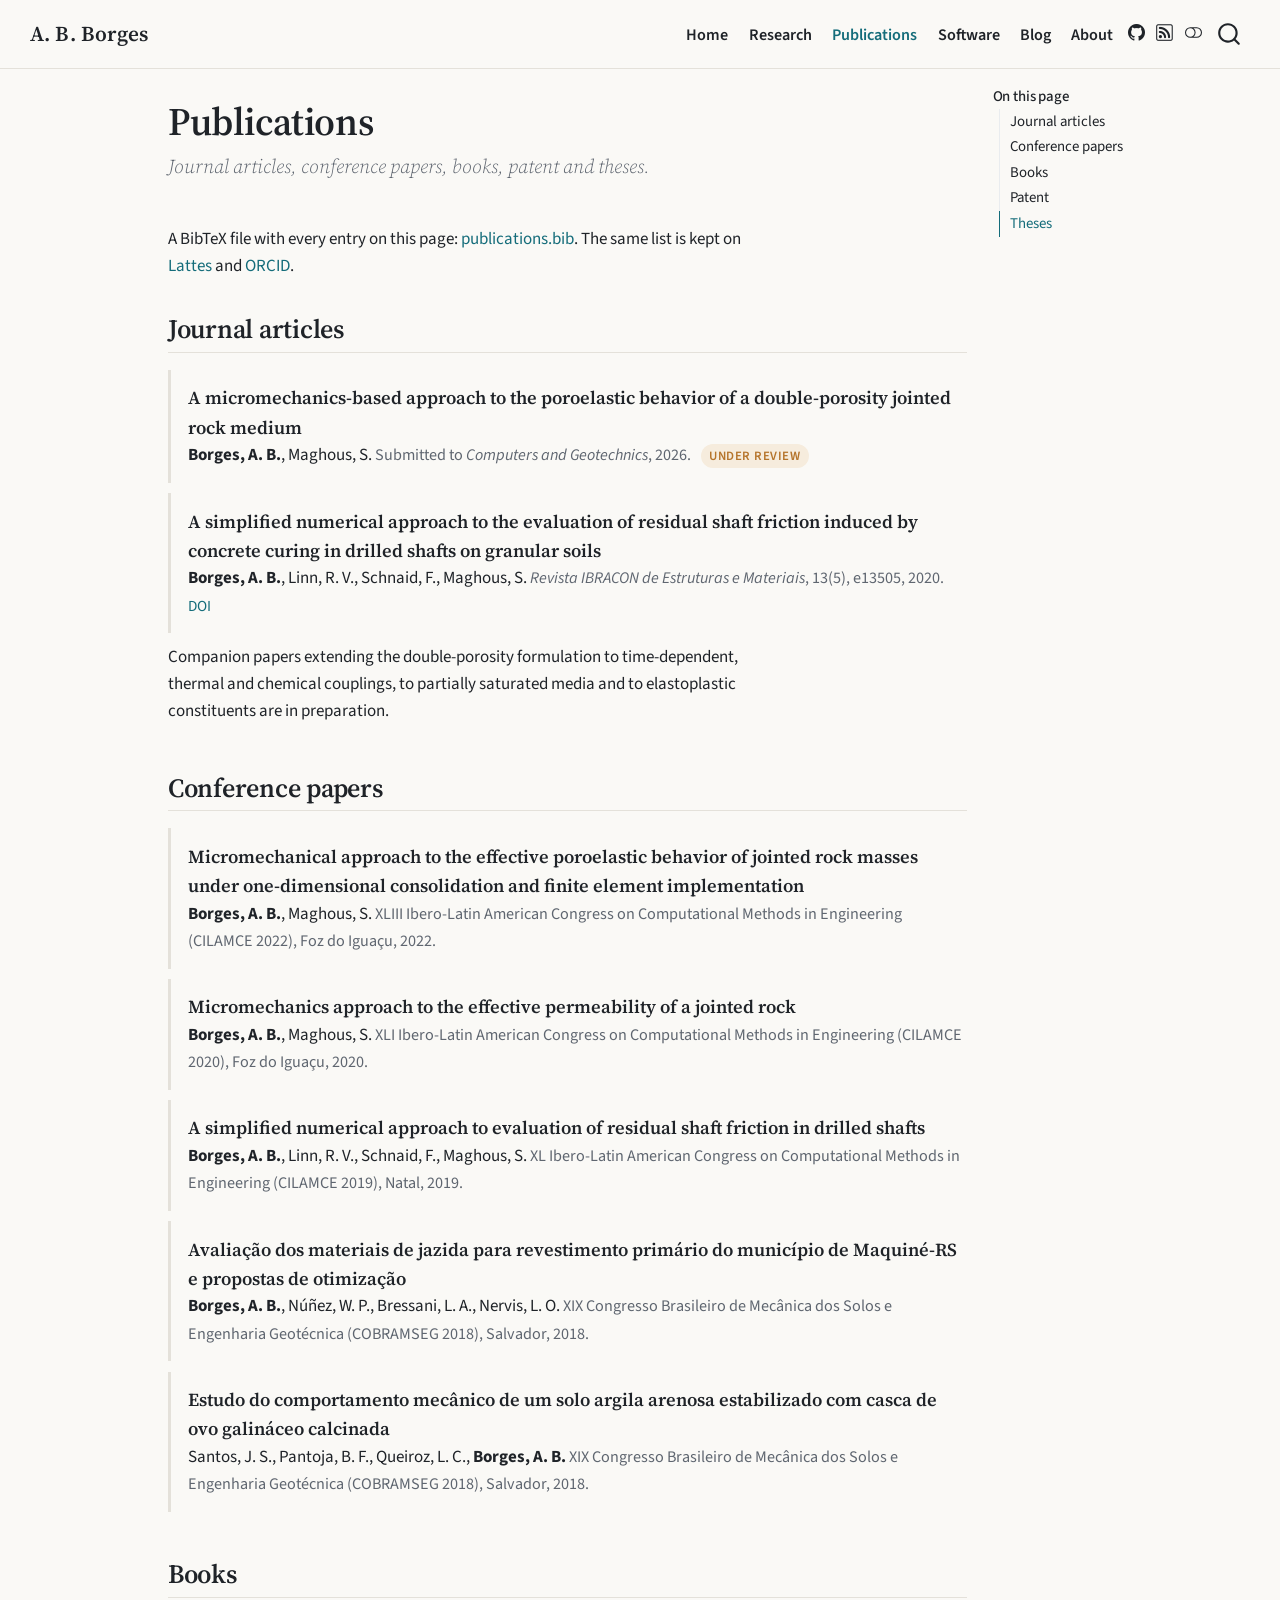
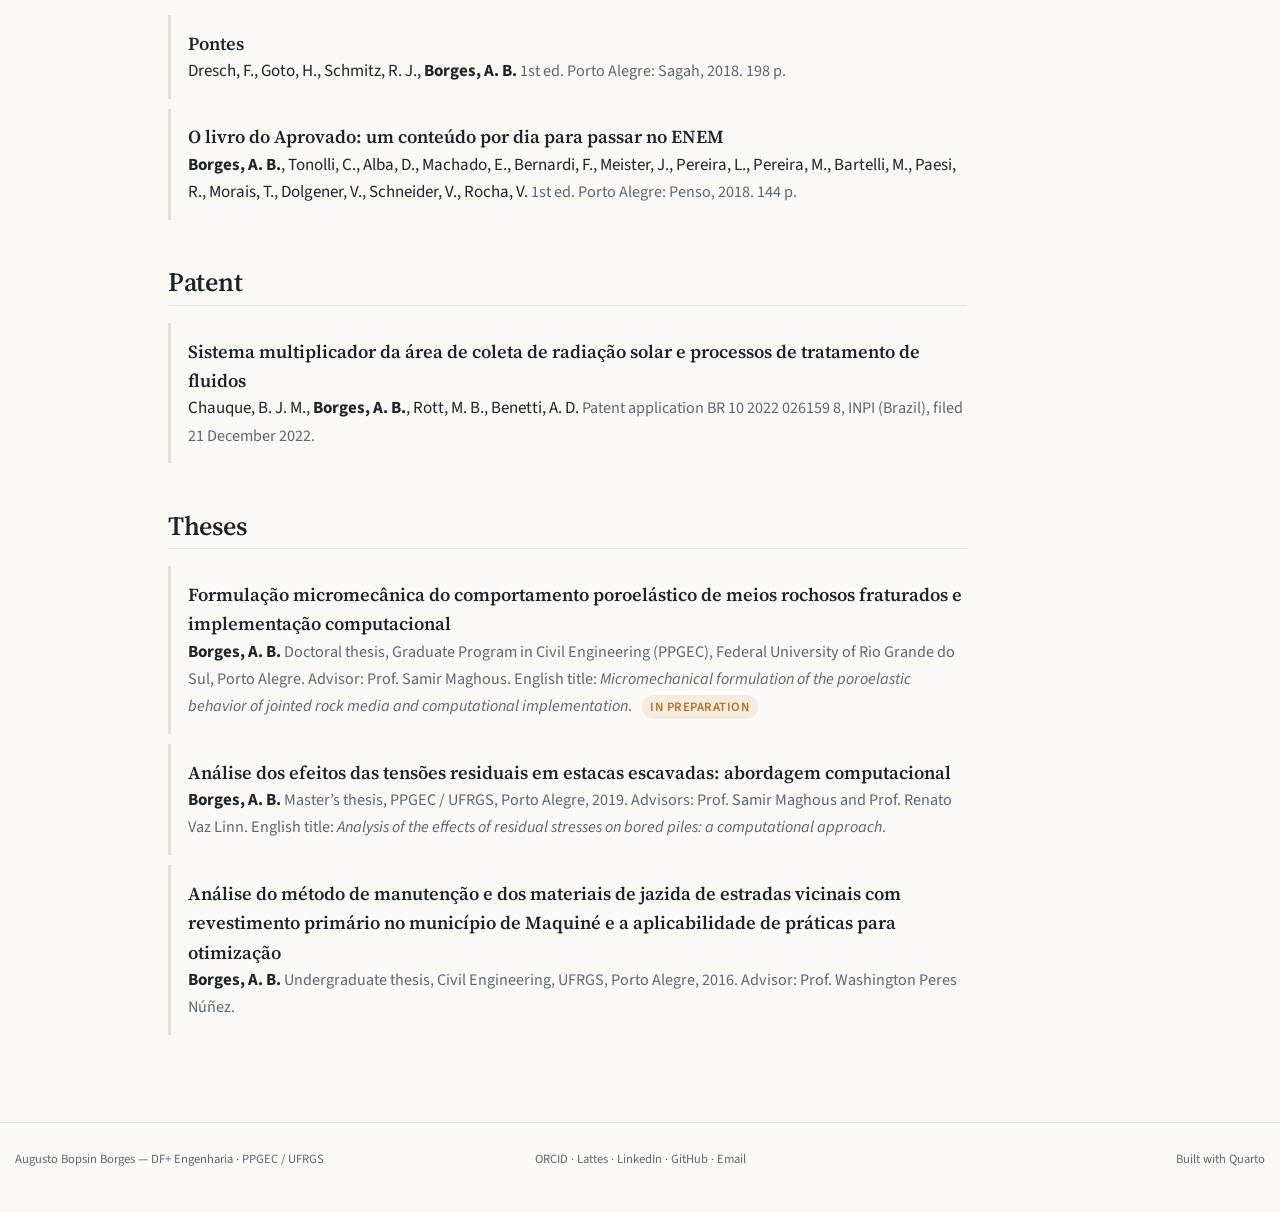
<file: publications.html>
<!DOCTYPE html>
<html xmlns="http://www.w3.org/1999/xhtml" lang="en" xml:lang="en"><head>

<meta charset="utf-8">
<meta name="generator" content="quarto-1.11.9">

<meta name="viewport" content="width=device-width, initial-scale=1.0, user-scalable=yes">


<title>Publications – Augusto Bopsin Borges</title>
<style>
/* Default styles provided by pandoc.
** See https://pandoc.org/MANUAL.html#variables-for-html for config info.
*/
span.smallcaps{font-variant: small-caps;}
div.columns{display: flex; gap: 1.5em;}
div.column{flex: auto;}
@media screen {
div.columns{gap: min(4vw, 1.5em);}
div.column{overflow-x: auto;}
}
div.hanging-indent{margin-left: 1.5em; text-indent: -1.5em;}
ul.task-list{list-style: none;}
ul.task-list li input[type="checkbox"] {
  width: 0.8em;
  margin: 0 0.8em 0.2em -1em; /* quarto-specific, see https://github.com/quarto-dev/quarto-cli/issues/4556 */ 
  vertical-align: middle;
}
</style>


<script src="site_libs/quarto-nav/quarto-nav.js"></script>
<script src="site_libs/quarto-nav/headroom.min.js"></script>
<script src="site_libs/clipboard/clipboard.min.js"></script>
<script src="site_libs/quarto-search/autocomplete.umd.js"></script>
<script src="site_libs/quarto-search/fuse.min.js"></script>
<script src="site_libs/quarto-search/quarto-search.js"></script>
<meta name="quarto:offset" content="./">
<link href="./images/favicon.svg" rel="icon" type="image/svg+xml">
<script src="site_libs/quarto-html/quarto.js" type="module"></script>
<script src="site_libs/quarto-html/tabsets/tabsets.js" type="module"></script>
<script src="site_libs/quarto-html/scrollable-regions/scrollable-regions.js" type="module"></script>
<script src="site_libs/quarto-html/popper.min.js"></script>
<script src="site_libs/quarto-html/tippy.umd.min.js"></script>
<script src="site_libs/quarto-html/anchor.min.js"></script>
<link href="site_libs/quarto-html/tippy.css" rel="stylesheet">
<link href="site_libs/quarto-html/quarto-syntax-highlighting-4dbfeb576a1adfc891f83997c82a39bb.css" rel="stylesheet" class="quarto-color-scheme" id="quarto-text-highlighting-styles">
<link href="site_libs/quarto-html/quarto-syntax-highlighting-dark-f54bd9bebb5aba282d3896fa2a8e33cf.css" rel="stylesheet" class="quarto-color-scheme quarto-color-alternate" id="quarto-text-highlighting-styles">
<link href="site_libs/quarto-html/quarto-syntax-highlighting-4dbfeb576a1adfc891f83997c82a39bb.css" rel="stylesheet" class="quarto-color-scheme-extra" id="quarto-text-highlighting-styles">
<script src="site_libs/bootstrap/bootstrap.min.js"></script>
<link href="site_libs/bootstrap/bootstrap-icons.css" rel="stylesheet">
<link href="site_libs/bootstrap/bootstrap-d3a07415cd1fac631003d1c53d6520ec.min.css" rel="stylesheet" append-hash="true" class="quarto-color-scheme" id="quarto-bootstrap" data-mode="light">
<link href="site_libs/bootstrap/bootstrap-dark-c6a001295f42155183fb41891d660afd.min.css" rel="stylesheet" append-hash="true" class="quarto-color-scheme quarto-color-alternate" id="quarto-bootstrap" data-mode="dark">
<link href="site_libs/bootstrap/bootstrap-d3a07415cd1fac631003d1c53d6520ec.min.css" rel="stylesheet" append-hash="true" class="quarto-color-scheme-extra" id="quarto-bootstrap" data-mode="light">
<script id="quarto-search-options" type="application/json">{
  "location": "navbar",
  "copy-button": false,
  "collapse-after": 3,
  "panel-placement": "end",
  "type": "overlay",
  "limit": 50,
  "keyboard-shortcut": [
    "f",
    "/",
    "s"
  ],
  "language": {
    "search-no-results-text": "No results",
    "search-matching-documents-text": "matching documents",
    "search-copy-link-title": "Copy link to search",
    "search-hide-matches-text": "Hide additional matches",
    "search-more-match-text": "more match in this document",
    "search-more-matches-text": "more matches in this document",
    "search-clear-button-title": "Clear",
    "search-text-placeholder": "",
    "search-detached-cancel-button-title": "Cancel",
    "search-submit-button-title": "Submit",
    "search-label": "Search"
  }
}</script>
<style>html{ scroll-behavior: smooth; }</style>
<link rel="preconnect" href="https://fonts.googleapis.com">
<link rel="preconnect" href="https://fonts.gstatic.com" crossorigin="">
<link href="https://fonts.googleapis.com/css2?family=Source+Sans+3:ital,wght@0,400;0,600;1,400&amp;family=Source+Serif+4:ital,opsz,wght@0,8..60,500;0,8..60,600;1,8..60,400&amp;family=Source+Code+Pro:wght@400;500&amp;display=swap" rel="stylesheet">


<meta property="og:title" content="Publications – Augusto Bopsin Borges">
<meta property="og:description" content="Journal articles, conference papers, books, patent and theses.">
<meta property="og:site_name" content="Augusto Bopsin Borges">
</head>

<body class="nav-fixed quarto-light"><a id="quarto-skip-link" class="visually-hidden-focusable" href="#quarto-document-content">Skip to main content</a><script id="quarto-html-before-body" type="application/javascript">
    const toggleBodyColorMode = (bsSheetEl) => {
      const mode = bsSheetEl.getAttribute("data-mode");
      const bodyEl = window.document.querySelector("body");
      if (mode === "dark") {
        bodyEl.classList.add("quarto-dark");
        bodyEl.classList.remove("quarto-light");
      } else {
        bodyEl.classList.add("quarto-light");
        bodyEl.classList.remove("quarto-dark");
      }
    }
    const toggleBodyColorPrimary = () => {
      const bsSheetEl = window.document.querySelector("link#quarto-bootstrap:not([rel=disabled-stylesheet])");
      if (bsSheetEl) {
        toggleBodyColorMode(bsSheetEl);
      }
    }
    const setColorSchemeToggle = (alternate) => {
      const toggles = window.document.querySelectorAll('.quarto-color-scheme-toggle');
      for (let i=0; i < toggles.length; i++) {
        const toggle = toggles[i];
        if (toggle) {
          toggle.setAttribute("aria-checked", alternate ? "true" : "false");
          if (alternate) {
            toggle.classList.add("alternate");
          } else {
            toggle.classList.remove("alternate");
          }
        }
      }
    };
    const toggleColorMode = (alternate) => {
      // Switch the stylesheets
      const primaryStylesheets = window.document.querySelectorAll('link.quarto-color-scheme:not(.quarto-color-alternate)');
      const alternateStylesheets = window.document.querySelectorAll('link.quarto-color-scheme.quarto-color-alternate');
      manageTransitions('#quarto-margin-sidebar .nav-link', false);
      if (alternate) {
        // note: dark is layered on light, we don't disable primary!
        enableStylesheet(alternateStylesheets);
        for (const sheetNode of alternateStylesheets) {
          if (sheetNode.id === "quarto-bootstrap") {
            toggleBodyColorMode(sheetNode);
          }
        }
      } else {
        disableStylesheet(alternateStylesheets);
        enableStylesheet(primaryStylesheets)
        toggleBodyColorPrimary();
      }
      manageTransitions('#quarto-margin-sidebar .nav-link', true);
      // Switch the toggles
      setColorSchemeToggle(alternate)
    }
    // Hack to workaround the fact that safari doesn't
    // properly recolor the scrollbar when toggling (#1455).
    // Not run on load: stylesheets are set before first paint there, and
    // scrolling would undo the scroll to a URL fragment (#14973).
    // The one pixel nudge keeps the reader where they were.
    const refreshSafariScrollbar = () => {
      if (navigator.userAgent.indexOf('Safari') > 0 && navigator.userAgent.indexOf('Chrome') == -1) {
        manageTransitions("body", false);
        const scrollY = window.scrollY;
        window.scrollTo(0, scrollY > 0 ? scrollY - 1 : 1);
        setTimeout(() => {
          window.scrollTo(0, scrollY);
          manageTransitions("body", true);
        }, 40);
      }
    }
    const disableStylesheet = (stylesheets) => {
      for (let i=0; i < stylesheets.length; i++) {
        const stylesheet = stylesheets[i];
        stylesheet.rel = 'disabled-stylesheet';
      }
    }
    const enableStylesheet = (stylesheets) => {
      for (let i=0; i < stylesheets.length; i++) {
        const stylesheet = stylesheets[i];
        if(stylesheet.rel !== 'stylesheet') { // for Chrome, which will still FOUC without this check
          stylesheet.rel = 'stylesheet';
        }
      }
    }
    const manageTransitions = (selector, allowTransitions) => {
      const els = window.document.querySelectorAll(selector);
      for (let i=0; i < els.length; i++) {
        const el = els[i];
        if (allowTransitions) {
          el.classList.remove('notransition');
        } else {
          el.classList.add('notransition');
        }
      }
    }
    const isFileUrl = () => {
      return window.location.protocol === 'file:';
    }
    const hasAlternateSentinel = () => {
      let styleSentinel = getColorSchemeSentinel();
      if (styleSentinel !== null) {
        return styleSentinel === "alternate";
      } else {
        return false;
      }
    }
    const setStyleSentinel = (alternate) => {
      const value = alternate ? "alternate" : "default";
      if (!isFileUrl()) {
        window.localStorage.setItem("quarto-color-scheme", value);
      } else {
        localAlternateSentinel = value;
      }
    }
    const getColorSchemeSentinel = () => {
      if (!isFileUrl()) {
        const storageValue = window.localStorage.getItem("quarto-color-scheme");
        return storageValue != null ? storageValue : localAlternateSentinel;
      } else {
        return localAlternateSentinel;
      }
    }
    const toggleGiscusIfUsed = (isAlternate, darkModeDefault) => {
      const baseTheme = document.querySelector('#giscus-base-theme')?.value ?? 'light';
      const alternateTheme = document.querySelector('#giscus-alt-theme')?.value ?? 'dark';
      let newTheme = '';
      if(authorPrefersDark) {
        newTheme = isAlternate ? baseTheme : alternateTheme;
      } else {
        newTheme = isAlternate ? alternateTheme : baseTheme;
      }
      const changeGiscusTheme = () => {
        // From: https://github.com/giscus/giscus/issues/336
        const sendMessage = (message) => {
          const iframe = document.querySelector('iframe.giscus-frame');
          if (!iframe) return;
          iframe.contentWindow.postMessage({ giscus: message }, 'https://giscus.app');
        }
        sendMessage({
          setConfig: {
            theme: newTheme
          }
        });
      }
      const isGiscussLoaded = window.document.querySelector('iframe.giscus-frame') !== null;
      if (isGiscussLoaded) {
        changeGiscusTheme();
      }
    };
    const authorPrefersDark = false;
    const darkModeDefault = authorPrefersDark;
      document.querySelector('link#quarto-text-highlighting-styles.quarto-color-scheme-extra').rel = 'disabled-stylesheet';
      document.querySelector('link#quarto-bootstrap.quarto-color-scheme-extra').rel = 'disabled-stylesheet';
    let localAlternateSentinel = darkModeDefault ? 'alternate' : 'default';
    // Dark / light mode switch
    window.quartoToggleColorScheme = () => {
      // Read the current dark / light value
      let toAlternate = !hasAlternateSentinel();
      toggleColorMode(toAlternate);
      refreshSafariScrollbar();
      setStyleSentinel(toAlternate);
      toggleGiscusIfUsed(toAlternate, darkModeDefault);
      window.dispatchEvent(new Event('resize'));
    };
    // Switch to dark mode if need be
    if (hasAlternateSentinel()) {
      toggleColorMode(true);
    } else {
      toggleColorMode(false);
    }
  </script>

<div id="quarto-search-results"></div>
  <header id="quarto-header" class="headroom fixed-top">
    <nav class="navbar navbar-expand-lg " data-bs-theme="dark" aria-label="Site">
      <div class="navbar-container container-fluid">
      <div class="navbar-brand-container mx-auto">
    <a class="navbar-brand" href="./index.html">
    <span class="navbar-title">A. B. Borges</span>
    </a>
  </div>
          <button class="navbar-toggler" type="button" data-bs-toggle="collapse" data-bs-target="#navbarCollapse" aria-controls="navbarCollapse" aria-expanded="false" aria-label="Toggle navigation" onclick="if (window.quartoToggleHeadroom) { window.quartoToggleHeadroom(); }">
  <span class="navbar-toggler-icon"></span>
</button>
          <div class="collapse navbar-collapse" id="navbarCollapse">
            <ul class="navbar-nav navbar-nav-scroll ms-auto">
  <li class="nav-item">
    <a class="nav-link" href="./index.html"> 
<span class="menu-text">Home</span></a>
  </li>  
  <li class="nav-item">
    <a class="nav-link" href="./research.html"> 
<span class="menu-text">Research</span></a>
  </li>  
  <li class="nav-item">
    <a class="nav-link active" href="./publications.html" aria-current="page"> 
<span class="menu-text">Publications</span></a>
  </li>  
  <li class="nav-item">
    <a class="nav-link" href="./software.html"> 
<span class="menu-text">Software</span></a>
  </li>  
  <li class="nav-item">
    <a class="nav-link" href="./blog/index.html"> 
<span class="menu-text">Blog</span></a>
  </li>  
  <li class="nav-item">
    <a class="nav-link" href="./about.html"> 
<span class="menu-text">About</span></a>
  </li>  
</ul>
          </div> <!-- /navcollapse -->
            <div class="quarto-navbar-tools tools-wide">
    <a href="https://github.com/augustobopsinborges" title="GitHub" class="quarto-navigation-tool px-1" aria-label="GitHub"><i class="bi bi-github"></i></a>
    <a href="./blog/index.xml" title="RSS feed" class="quarto-navigation-tool px-1" aria-label="RSS feed"><i class="bi bi-rss"></i></a>
  <button type="button" role="switch" aria-checked="false" class="quarto-color-scheme-toggle quarto-navigation-tool  px-1" onclick="window.quartoToggleColorScheme(); return false;" title="Toggle dark mode" aria-label="Toggle dark mode"><i class="bi"></i></button>
</div>
            <div id="quarto-search" class="" title="Search"></div>
      </div> <!-- /container-fluid -->
    </nav>
</header>
<!-- content -->
<div id="quarto-content" class="quarto-container page-columns page-rows-contents page-layout-article page-navbar">
<!-- sidebar -->
<!-- margin-sidebar -->
    <div id="quarto-margin-sidebar" class="sidebar margin-sidebar">
        <nav id="TOC" role="doc-toc" aria-labelledby="toc-title" class="toc-active">
    <h2 id="toc-title">On this page</h2>
   
  <ul>
  <li><a href="#journal-articles" id="toc-journal-articles" class="nav-link active" data-scroll-target="#journal-articles">Journal articles</a></li>
  <li><a href="#conference-papers" id="toc-conference-papers" class="nav-link" data-scroll-target="#conference-papers">Conference papers</a></li>
  <li><a href="#books" id="toc-books" class="nav-link" data-scroll-target="#books">Books</a></li>
  <li><a href="#patent" id="toc-patent" class="nav-link" data-scroll-target="#patent">Patent</a></li>
  <li><a href="#theses" id="toc-theses" class="nav-link" data-scroll-target="#theses">Theses</a></li>
  </ul>
</nav>
    </div>
<!-- main -->
<main class="content" id="quarto-document-content" tabindex="-1">


<header id="title-block-header" class="quarto-title-block default">
<div class="quarto-title">
<h1 class="title">Publications</h1>
<p class="subtitle lead">Journal articles, conference papers, books, patent and theses.</p>
</div>



<div class="quarto-title-meta">

    
  
    
  </div>
  


</header>


<p>A BibTeX file with every entry on this page: <a href="files/publications.bib">publications.bib</a>. The same list is kept on <a href="http://lattes.cnpq.br/7249257151738108">Lattes</a> and <a href="https://orcid.org/0000-0002-0521-3553">ORCID</a>.</p>
<section id="journal-articles" class="level2">
<h2 class="anchored" data-anchor-id="journal-articles">Journal articles</h2>
<div class="pub-list">
<ul>
<li><span class="pub-title">A micromechanics-based approach to the poroelastic behavior of a double-porosity jointed rock medium</span> <strong>Borges, A. B.</strong>, Maghous, S. <span class="pub-venue">Submitted to <em>Computers and Geotechnics</em>, 2026.</span> <span class="pub-status">Under review</span></li>
<li><span class="pub-title">A simplified numerical approach to the evaluation of residual shaft friction induced by concrete curing in drilled shafts on granular soils</span> <strong>Borges, A. B.</strong>, Linn, R. V., Schnaid, F., Maghous, S. <span class="pub-venue"><em>Revista IBRACON de Estruturas e Materiais</em>, 13(5), e13505, 2020.</span> <span class="pub-links"><a href="https://doi.org/10.1590/s1983-41952020000500005">DOI</a></span></li>
</ul>
</div>
<p>Companion papers extending the double-porosity formulation to time-dependent, thermal and chemical couplings, to partially saturated media and to elastoplastic constituents are in preparation.</p>
</section>
<section id="conference-papers" class="level2">
<h2 class="anchored" data-anchor-id="conference-papers">Conference papers</h2>
<div class="pub-list">
<ul>
<li><span class="pub-title">Micromechanical approach to the effective poroelastic behavior of jointed rock masses under one-dimensional consolidation and finite element implementation</span> <strong>Borges, A. B.</strong>, Maghous, S. <span class="pub-venue">XLIII Ibero-Latin American Congress on Computational Methods in Engineering (CILAMCE 2022), Foz do Iguaçu, 2022.</span></li>
<li><span class="pub-title">Micromechanics approach to the effective permeability of a jointed rock</span> <strong>Borges, A. B.</strong>, Maghous, S. <span class="pub-venue">XLI Ibero-Latin American Congress on Computational Methods in Engineering (CILAMCE 2020), Foz do Iguaçu, 2020.</span></li>
<li><span class="pub-title">A simplified numerical approach to evaluation of residual shaft friction in drilled shafts</span> <strong>Borges, A. B.</strong>, Linn, R. V., Schnaid, F., Maghous, S. <span class="pub-venue">XL Ibero-Latin American Congress on Computational Methods in Engineering (CILAMCE 2019), Natal, 2019.</span></li>
<li><span class="pub-title">Avaliação dos materiais de jazida para revestimento primário do município de Maquiné-RS e propostas de otimização</span> <strong>Borges, A. B.</strong>, Núñez, W. P., Bressani, L. A., Nervis, L. O. <span class="pub-venue">XIX Congresso Brasileiro de Mecânica dos Solos e Engenharia Geotécnica (COBRAMSEG 2018), Salvador, 2018.</span></li>
<li><span class="pub-title">Estudo do comportamento mecânico de um solo argila arenosa estabilizado com casca de ovo galináceo calcinada</span> Santos, J. S., Pantoja, B. F., Queiroz, L. C., <strong>Borges, A. B.</strong> <span class="pub-venue">XIX Congresso Brasileiro de Mecânica dos Solos e Engenharia Geotécnica (COBRAMSEG 2018), Salvador, 2018.</span></li>
</ul>
</div>
</section>
<section id="books" class="level2">
<h2 class="anchored" data-anchor-id="books">Books</h2>
<div class="pub-list">
<ul>
<li><span class="pub-title">Pontes</span> Dresch, F., Goto, H., Schmitz, R. J., <strong>Borges, A. B.</strong> <span class="pub-venue">1st ed.&nbsp;Porto Alegre: Sagah, 2018. 198 p.</span></li>
<li><span class="pub-title">O livro do Aprovado: um conteúdo por dia para passar no ENEM</span> <strong>Borges, A. B.</strong>, Tonolli, C., Alba, D., Machado, E., Bernardi, F., Meister, J., Pereira, L., Pereira, M., Bartelli, M., Paesi, R., Morais, T., Dolgener, V., Schneider, V., Rocha, V. <span class="pub-venue">1st ed.&nbsp;Porto Alegre: Penso, 2018. 144 p.</span></li>
</ul>
</div>
</section>
<section id="patent" class="level2">
<h2 class="anchored" data-anchor-id="patent">Patent</h2>
<div class="pub-list">
<ul>
<li><span class="pub-title">Sistema multiplicador da área de coleta de radiação solar e processos de tratamento de fluidos</span> Chauque, B. J. M., <strong>Borges, A. B.</strong>, Rott, M. B., Benetti, A. D. <span class="pub-venue">Patent application BR 10 2022 026159 8, INPI (Brazil), filed 21 December 2022.</span></li>
</ul>
</div>
</section>
<section id="theses" class="level2">
<h2 class="anchored" data-anchor-id="theses">Theses</h2>
<div class="pub-list">
<ul>
<li><span class="pub-title">Formulação micromecânica do comportamento poroelástico de meios rochosos fraturados e implementação computacional</span> <strong>Borges, A. B.</strong> <span class="pub-venue">Doctoral thesis, Graduate Program in Civil Engineering (PPGEC), Federal University of Rio Grande do Sul, Porto Alegre. Advisor: Prof.&nbsp;Samir Maghous. English title: <em>Micromechanical formulation of the poroelastic behavior of jointed rock media and computational implementation</em>.</span> <span class="pub-status">In preparation</span></li>
<li><span class="pub-title">Análise dos efeitos das tensões residuais em estacas escavadas: abordagem computacional</span> <strong>Borges, A. B.</strong> <span class="pub-venue">Master’s thesis, PPGEC / UFRGS, Porto Alegre, 2019. Advisors: Prof.&nbsp;Samir Maghous and Prof.&nbsp;Renato Vaz Linn. English title: <em>Analysis of the effects of residual stresses on bored piles: a computational approach</em>.</span></li>
<li><span class="pub-title">Análise do método de manutenção e dos materiais de jazida de estradas vicinais com revestimento primário no município de Maquiné e a aplicabilidade de práticas para otimização</span> <strong>Borges, A. B.</strong> <span class="pub-venue">Undergraduate thesis, Civil Engineering, UFRGS, Porto Alegre, 2016. Advisor: Prof.&nbsp;Washington Peres Núñez.</span></li>
</ul>
</div>


</section>

</main> <!-- /main -->
<script id="quarto-html-after-body" type="application/javascript">
  window.document.addEventListener("DOMContentLoaded", function (event) {
    // Ensure there is a toggle, if there isn't float one in the top right
    if (window.document.querySelector('.quarto-color-scheme-toggle') === null) {
      const toggle = window.document.createElement('button');
      toggle.type = "button";
      toggle.setAttribute("role", "switch");
      toggle.setAttribute("aria-checked", "false");
      toggle.classList.add('top-right');
      toggle.classList.add('quarto-color-scheme-toggle');
      toggle.setAttribute("aria-label", "Toggle dark mode");
      toggle.onclick = function() { try { window.quartoToggleColorScheme(); } catch {} return false; };
      const i = window.document.createElement("i");
      i.classList.add('bi');
      toggle.appendChild(i);
      // Put the toggle in a landmark of its own, so that landmark navigation
      // can reach it.
      //
      // The container is always a fresh direct child of body, and the toggle is
      // never moved into page furniture that the theme or the author controls.
      // The toggle is positioned against the page, so any ancestor that
      // establishes a containing block captures it: a positioned element or a
      // grid for position: absolute, and transform, filter, will-change or
      // contain for position: fixed. A direct child of body has none of these
      // to inherit, and the shift when one appears is silent and visual.
      //
      // ARIA says a document should have at most one banner, and axe reports a
      // duplicate whether or not the banners carry distinct labels. So use a
      // header when the page has no banner yet, and a named region otherwise.
      //
      // A header is a banner wherever it sits, unless it is inside sectioning
      // content, so this cannot just look at the children of body: a custom
      // page layout wraps the title block header in a plain div. An explicit
      // role="banner" always counts.
      const sectioning = 'article, aside, main, nav, section, [role="article"], [role="complementary"], [role="main"], [role="navigation"], [role="region"]';
      const hasBanner = Array.from(
        window.document.querySelectorAll('header:not([role]), [role="banner"]')
      ).some(function(el) {
        return el.hasAttribute("role") || el.closest(sectioning) === null;
      });
      const container = window.document.createElement(hasBanner ? "div" : "header");
      if (hasBanner) {
        container.setAttribute("role", "region");
        container.setAttribute("aria-label", "Toggle dark mode");
      }
      container.classList.add('quarto-color-scheme-toggle-container');
      container.appendChild(toggle);
      window.document.body.appendChild(container);
    }
    setColorSchemeToggle(hasAlternateSentinel())
    const icon = "";
    const anchorJS = new window.AnchorJS();
    anchorJS.options = {
      placement: 'right',
      icon: icon
    };
    anchorJS.add('.anchored');
    const isCodeAnnotation = (el) => {
      for (const clz of el.classList) {
        if (clz.startsWith('code-annotation-')) {                     
          return true;
        }
      }
      return false;
    }
    const onCopySuccess = function(e) {
      // button target
      const button = e.trigger;
      // don't keep focus
      button.blur();
      // flash "checked"
      button.classList.add('code-copy-button-checked');
      var currentTitle = button.getAttribute("title");
      button.setAttribute("title", "Copied!");
      let tooltip;
      if (window.bootstrap) {
        button.setAttribute("data-bs-toggle", "tooltip");
        button.setAttribute("data-bs-placement", "left");
        button.setAttribute("data-bs-title", "Copied!");
        tooltip = new bootstrap.Tooltip(button, 
          { trigger: "manual", 
            customClass: "code-copy-button-tooltip",
            offset: [0, -8]});
        tooltip.show();    
      }
      setTimeout(function() {
        if (tooltip) {
          tooltip.hide();
          button.removeAttribute("data-bs-title");
          button.removeAttribute("data-bs-toggle");
          button.removeAttribute("data-bs-placement");
        }
        button.setAttribute("title", currentTitle);
        button.classList.remove('code-copy-button-checked');
      }, 1000);
      // clear code selection
      e.clearSelection();
    }
    const getTextToCopy = function(trigger) {
      const outerScaffold = trigger.parentElement.cloneNode(true);
      const codeEl = outerScaffold.querySelector('code');
      for (const childEl of codeEl.children) {
        if (isCodeAnnotation(childEl)) {
          childEl.remove();
        }
      }
      return codeEl.innerText;
    }
    const clipboard = new window.ClipboardJS('.code-copy-button:not([data-in-quarto-modal])', {
      text: getTextToCopy
    });
    clipboard.on('success', onCopySuccess);
    if (window.document.getElementById('quarto-embedded-source-code-modal')) {
      const clipboardModal = new window.ClipboardJS('.code-copy-button[data-in-quarto-modal]', {
        text: getTextToCopy,
        container: window.document.getElementById('quarto-embedded-source-code-modal')
      });
      clipboardModal.on('success', onCopySuccess);
    }
      var localhostRegex = new RegExp(/^(?:http|https):\/\/localhost\:?[0-9]*\//);
      var mailtoRegex = new RegExp(/^mailto:/);
        var filterRegex = new RegExp("https:\/\/augustobopsinborges\.github\.io");
      const newWindowLabel = "(opens in a new tab)";
      const newWindowNoteId = "quarto-ext-newwindow-label";
      // Links reference one hidden label through aria-describedby, so the
      // announcement never changes their accessible name.
      var describeNewWindow = (link) => {
        if (!window.document.getElementById(newWindowNoteId)) {
          var newWindowNote = window.document.createElement("span");
          newWindowNote.id = newWindowNoteId;
          newWindowNote.hidden = true;
          newWindowNote.textContent = newWindowLabel;
          window.document.body.appendChild(newWindowNote);
        }
        var describedBy = (link.getAttribute("aria-describedby") || "").split(/\s+/).filter(Boolean);
        if (!describedBy.includes(newWindowNoteId)) {
          describedBy.push(newWindowNoteId);
          link.setAttribute("aria-describedby", describedBy.join(" "));
        }
      }
      var isInternal = (href) => {
          return filterRegex.test(href) || localhostRegex.test(href) || mailtoRegex.test(href);
      }
      // Inspect non-navigation links and adorn them if external
      window.quartoDecorateExternalLinks = function (root) {
     var links = (root || window.document).querySelectorAll('a[href]:not(.nav-link):not(.navbar-brand):not(.toc-action):not(.sidebar-link):not(.sidebar-item-toggle):not(.pagination-link):not(.no-external):not([aria-hidden]):not(.dropdown-item):not(.quarto-navigation-tool):not(.about-link)');
      for (var i=0; i<links.length; i++) {
        const link = links[i];
        if (!isInternal(link.href)) {
          // undo the damage that might have been done by quarto-nav.js in the case of
          // links that we want to consider external
          if (link.dataset.originalHref !== undefined) {
            link.href = link.dataset.originalHref;
          }
            // target, if specified
            link.setAttribute("target", "_blank");
            if (link.getAttribute("rel") === null) {
              link.setAttribute("rel", "noopener");
            }
            describeNewWindow(link);
          if (!link.classList.contains('no-external-icon')) {
          }
        }
      }
      };
      window.quartoDecorateExternalLinks(window.document);
    // Esc closes the popup (WCAG 1.4.13) and focus leaving both trigger and
    // popup closes it (WCAG 2.4.11); tippy handles neither for interactive popups.
    const hideOnEscAndFocusOut = {
      name: 'hideOnEscAndFocusOut',
      defaultValue: true,
      fn(instance) {
        const dismiss = () => {
          // A show scheduled by the trigger delay would otherwise reopen it
          instance.clearDelayTimeouts();
          instance.hide();
        };
        const onKeyDown = (event) => {
          if (event.key !== 'Escape') {
            return;
          }
          // Keep Esc from also reaching page handlers (e.g. reveal.js overview),
          // except an open reveal.js slide menu, which Esc should close too.
          // The menu handles keys only when its keyboard option is on.
          const menuHandlesEsc = window.Reveal?.getPlugin?.('menu')?.isOpen() &&
            window.Reveal.getConfig().menu?.keyboard !== false;
          if (!menuHandlesEsc) {
            event.stopPropagation();
          }
          if (instance.popper.contains(window.document.activeElement)) {
            // Disabled while refocusing so the focus trigger does not reopen it
            instance.disable();
            instance.reference.focus();
            instance.enable();
          }
          dismiss();
        };
        const onFocusOut = (event) => {
          const target = event.relatedTarget;
          if (target && !instance.reference.contains(target) &&
              !instance.popper.contains(target)) {
            dismiss();
          }
        };
        // On the trigger too: a click trigger (code-annotations: select) has no
        // blur handling. Attached for the instance's lifetime so leaving the
        // trigger also cancels a show still pending on the trigger delay.
        instance.reference.addEventListener('focusout', onFocusOut);
        return {
          onShow() {
            window.document.addEventListener('keydown', onKeyDown, true);
            instance.popper.addEventListener('focusout', onFocusOut);
          },
          onHide() {
            window.document.removeEventListener('keydown', onKeyDown, true);
            instance.popper.removeEventListener('focusout', onFocusOut);
          },
          onDestroy() {
            instance.reference.removeEventListener('focusout', onFocusOut);
          },
        };
      },
    };
    function tippyHover(el, contentFn, onTriggerFn, onUntriggerFn) {
      const config = {
        allowHTML: true,
        maxWidth: 500,
        delay: 100,
        arrow: false,
        appendTo: function(el) {
            return el.parentElement;
        },
        interactive: true,
        interactiveBorder: 10,
        theme: 'quarto',
        placement: 'bottom-start',
        plugins: [hideOnEscAndFocusOut],
      };
      if (contentFn) {
        config.content = contentFn;
      }
      if (onTriggerFn) {
        config.onTrigger = onTriggerFn;
      }
      if (onUntriggerFn) {
        config.onUntrigger = onUntriggerFn;
      }
      window.tippy(el, config); 
    }
    const noterefs = window.document.querySelectorAll('a[role="doc-noteref"]');
    for (var i=0; i<noterefs.length; i++) {
      const ref = noterefs[i];
      tippyHover(ref, function() {
        // use id or data attribute instead here
        let href = ref.getAttribute('data-footnote-href') || ref.getAttribute('href');
        try { href = new URL(href).hash; } catch {}
        const id = href.replace(/^#\/?/, "");
        const note = window.document.getElementById(id);
        if (note) {
          return note.innerHTML;
        } else {
          return "";
        }
      });
    }
    const xrefs = window.document.querySelectorAll('a.quarto-xref');
    const processXRef = (id, note) => {
      // Strip column container classes
      const stripColumnClz = (el) => {
        el.classList.remove("page-full", "page-columns");
        if (el.children) {
          for (const child of el.children) {
            stripColumnClz(child);
          }
        }
      }
      stripColumnClz(note)
      if (id === null || id.startsWith('sec-')) {
        // Special case sections, only their first couple elements
        const container = document.createElement("div");
        if (note.children && note.children.length > 2) {
          container.appendChild(note.children[0].cloneNode(true));
          for (let i = 1; i < note.children.length; i++) {
            const child = note.children[i];
            if (child.tagName === "P" && child.innerText === "") {
              continue;
            } else {
              container.appendChild(child.cloneNode(true));
              break;
            }
          }
          if (window.Quarto?.typesetMath) {
            window.Quarto.typesetMath(container);
          }
          return container.innerHTML
        } else {
          if (window.Quarto?.typesetMath) {
            window.Quarto.typesetMath(note);
          }
          return note.innerHTML;
        }
      } else {
        // Remove any anchor links if they are present
        const anchorLink = note.querySelector('a.anchorjs-link');
        if (anchorLink) {
          anchorLink.remove();
        }
        if (window.Quarto?.typesetMath) {
          window.Quarto.typesetMath(note);
        }
        if (note.classList.contains("callout")) {
          return note.outerHTML;
        } else {
          return note.innerHTML;
        }
      }
    }
    for (var i=0; i<xrefs.length; i++) {
      const xref = xrefs[i];
      tippyHover(xref, undefined, function(instance) {
        instance.disable();
        let url = xref.getAttribute('href');
        let hash = undefined; 
        if (url.startsWith('#')) {
          hash = url;
        } else {
          try { hash = new URL(url).hash; } catch {}
        }
        if (hash) {
          const id = hash.replace(/^#\/?/, "");
          const note = window.document.getElementById(id);
          if (note !== null) {
            try {
              const html = processXRef(id, note.cloneNode(true));
              instance.setContent(html);
            } finally {
              instance.enable();
              instance.show();
            }
          } else {
            // See if we can fetch this
            fetch(url.split('#')[0])
            .then(res => res.text())
            .then(html => {
              const parser = new DOMParser();
              const htmlDoc = parser.parseFromString(html, "text/html");
              const note = htmlDoc.getElementById(id);
              if (note !== null) {
                const html = processXRef(id, note);
                instance.setContent(html);
              } 
            }).finally(() => {
              instance.enable();
              instance.show();
            });
          }
        } else {
          // See if we can fetch a full url (with no hash to target)
          // This is a special case and we should probably do some content thinning / targeting
          fetch(url)
          .then(res => res.text())
          .then(html => {
            const parser = new DOMParser();
            const htmlDoc = parser.parseFromString(html, "text/html");
            const note = htmlDoc.querySelector('main.content');
            if (note !== null) {
              // This should only happen for chapter cross references
              // (since there is no id in the URL)
              // remove the first header
              if (note.children.length > 0 && note.children[0].tagName === "HEADER") {
                note.children[0].remove();
              }
              const html = processXRef(null, note);
              instance.setContent(html);
            } 
          }).finally(() => {
            instance.enable();
            instance.show();
          });
        }
      }, function(instance) {
      });
    }
        let selectedAnnoteEl;
        const selectorForAnnotation = ( cell, annotation) => {
          let cellAttr = 'data-code-cell="' + cell + '"';
          let lineAttr = 'data-code-annotation="' +  annotation + '"';
          const selector = 'span[' + cellAttr + '][' + lineAttr + ']';
          return selector;
        }
        const selectCodeLines = (annoteEl) => {
          const doc = window.document;
          const targetCell = annoteEl.getAttribute("data-target-cell");
          const targetAnnotation = annoteEl.getAttribute("data-target-annotation");
          const annoteSpan = window.document.querySelector(selectorForAnnotation(targetCell, targetAnnotation));
          const lines = annoteSpan.getAttribute("data-code-lines").split(",");
          const lineIds = lines.map((line) => {
            return targetCell + "-" + line;
          })
          // Each band is positioned against its own containing block, which is
          // not the offsetParent of the lines, so place it from client rects.
          const placeBand = (band, firstEl, lastEl, codeBlock) => {
            const container = band.offsetParent;
            if (container === null) {
              return;
            }
            const containerRect = container.getBoundingClientRect();
            // Reveal.js scales slides with a transform, so convert client
            // pixels back to the CSS pixels of the container.
            const scale = containerRect.height / container.offsetHeight || 1;
            const firstRect = firstEl.getBoundingClientRect();
            const lastRect = lastEl.getBoundingClientRect();
            const top = (firstRect.top - containerRect.top) / scale - container.clientTop + container.scrollTop;
            const height = (lastRect.bottom - firstRect.top) / scale;
            band.style.top = top - 2 + "px";
            band.style.height = height + 4 + "px";
            if (codeBlock) {
              // Without the copy button wrapper, the containing block is wider
              // than the code block, so span the code block explicitly.
              const blockRect = codeBlock.getBoundingClientRect();
              band.style.left = (blockRect.left - containerRect.left) / scale - container.clientLeft + container.scrollLeft + "px";
              band.style.width = blockRect.width / scale + "px";
            }
          };
          if (lineIds.length > 0) {
            const el = window.document.getElementById(lineIds[0]);
            const lastEl = window.document.getElementById(lineIds[lineIds.length - 1]);
            const parent = el.parentElement.parentElement;
            // cook up a div (if necessary) and position it
            let div = window.document.getElementById("code-annotation-line-highlight");
            if (div === null) {
              div = window.document.createElement("div");
              div.setAttribute("id", "code-annotation-line-highlight");
              div.style.position = 'absolute';
              parent.appendChild(div);
            }
            placeBand(div, el, lastEl, parent.closest("div.sourceCode") || parent);
            let gutterDiv = window.document.getElementById("code-annotation-line-highlight-gutter");
            if (gutterDiv === null) {
              gutterDiv = window.document.createElement("div");
              gutterDiv.setAttribute("id", "code-annotation-line-highlight-gutter");
              gutterDiv.style.position = 'absolute';
              const codeCell = window.document.getElementById(targetCell);
              const gutter = codeCell.querySelector('.code-annotation-gutter');
              gutter.appendChild(gutterDiv);
            }
            placeBand(gutterDiv, el, lastEl);
            selectedAnnoteEl = annoteEl;
          }
        };
        const unselectCodeLines = () => {
          const elementsIds = ["code-annotation-line-highlight", "code-annotation-line-highlight-gutter"];
          elementsIds.forEach((elId) => {
            const div = window.document.getElementById(elId);
            if (div) {
              div.remove();
            }
          });
          selectedAnnoteEl = undefined;
        };
          // Handle positioning of the toggle
      window.addEventListener(
        "resize",
        throttle(() => {
          elRect = undefined;
          if (selectedAnnoteEl) {
            selectCodeLines(selectedAnnoteEl);
          }
        }, 10)
      );
      function throttle(fn, ms) {
      let throttle = false;
      let timer;
        return (...args) => {
          if(!throttle) { // first call gets through
              fn.apply(this, args);
              throttle = true;
          } else { // all the others get throttled
              if(timer) clearTimeout(timer); // cancel #2
              timer = setTimeout(() => {
                fn.apply(this, args);
                timer = throttle = false;
              }, ms);
          }
        };
      }
        // Attach click handler to the DT
        const annoteDls = window.document.querySelectorAll('dt[data-target-cell]');
        for (const annoteDlNode of annoteDls) {
          annoteDlNode.addEventListener('click', (event) => {
            const clickedEl = event.target;
            if (clickedEl !== selectedAnnoteEl) {
              unselectCodeLines();
              const activeEl = window.document.querySelector('dt[data-target-cell].code-annotation-active');
              if (activeEl) {
                activeEl.classList.remove('code-annotation-active');
              }
              selectCodeLines(clickedEl);
              clickedEl.classList.add('code-annotation-active');
            } else {
              // Unselect the line
              unselectCodeLines();
              clickedEl.classList.remove('code-annotation-active');
            }
          });
        }
    const findCites = (el) => {
      const parentEl = el.parentElement;
      if (parentEl) {
        const cites = parentEl.dataset.cites;
        if (cites) {
          return {
            el,
            cites: cites.split(' ')
          };
        } else {
          return findCites(el.parentElement)
        }
      } else {
        return undefined;
      }
    };
    var bibliorefs = window.document.querySelectorAll('a[role="doc-biblioref"]');
    for (var i=0; i<bibliorefs.length; i++) {
      const ref = bibliorefs[i];
      const citeInfo = findCites(ref);
      if (citeInfo) {
        tippyHover(citeInfo.el, function() {
          var popup = window.document.createElement('div');
          citeInfo.cites.forEach(function(cite) {
            var citeDiv = window.document.createElement('div');
            citeDiv.classList.add('hanging-indent');
            citeDiv.classList.add('csl-entry');
            var biblioDiv = window.document.getElementById('ref-' + cite);
            if (biblioDiv) {
              citeDiv.innerHTML = biblioDiv.innerHTML;
            }
            popup.appendChild(citeDiv);
          });
          return popup.innerHTML;
        });
      }
    }
  });
  </script>
  <script type="application/javascript">
  window.quartoScrollableRegionsLabels = {"code":"Scrollable code","output":"Scrollable output"};
  </script>
</div> <!-- /content -->
<footer class="footer">
  <div class="nav-footer">
    <div class="nav-footer-left">
<p>Augusto Bopsin Borges — <a href="https://dfmais.eng.br">DF+ Engenharia</a> · <a href="https://www.ufrgs.br/ppgec/">PPGEC / UFRGS</a></p>
</div>   
    <div class="nav-footer-center">
<p><a href="https://orcid.org/0000-0002-0521-3553">ORCID</a> · <a href="http://lattes.cnpq.br/7249257151738108">Lattes</a> · <a href="https://www.linkedin.com/in/augustobopsinborges/">LinkedIn</a> · <a href="https://github.com/augustobopsinborges">GitHub</a> · <a href="mailto:augustobopsinborges@gmail.com">Email</a></p>
</div>
    <div class="nav-footer-right">
<p>Built with <a href="https://quarto.org">Quarto</a></p>
</div>
  </div>
</footer>




<script src="site_libs/quarto-html/zenscroll-min.js"></script>
</body></html>
</file>
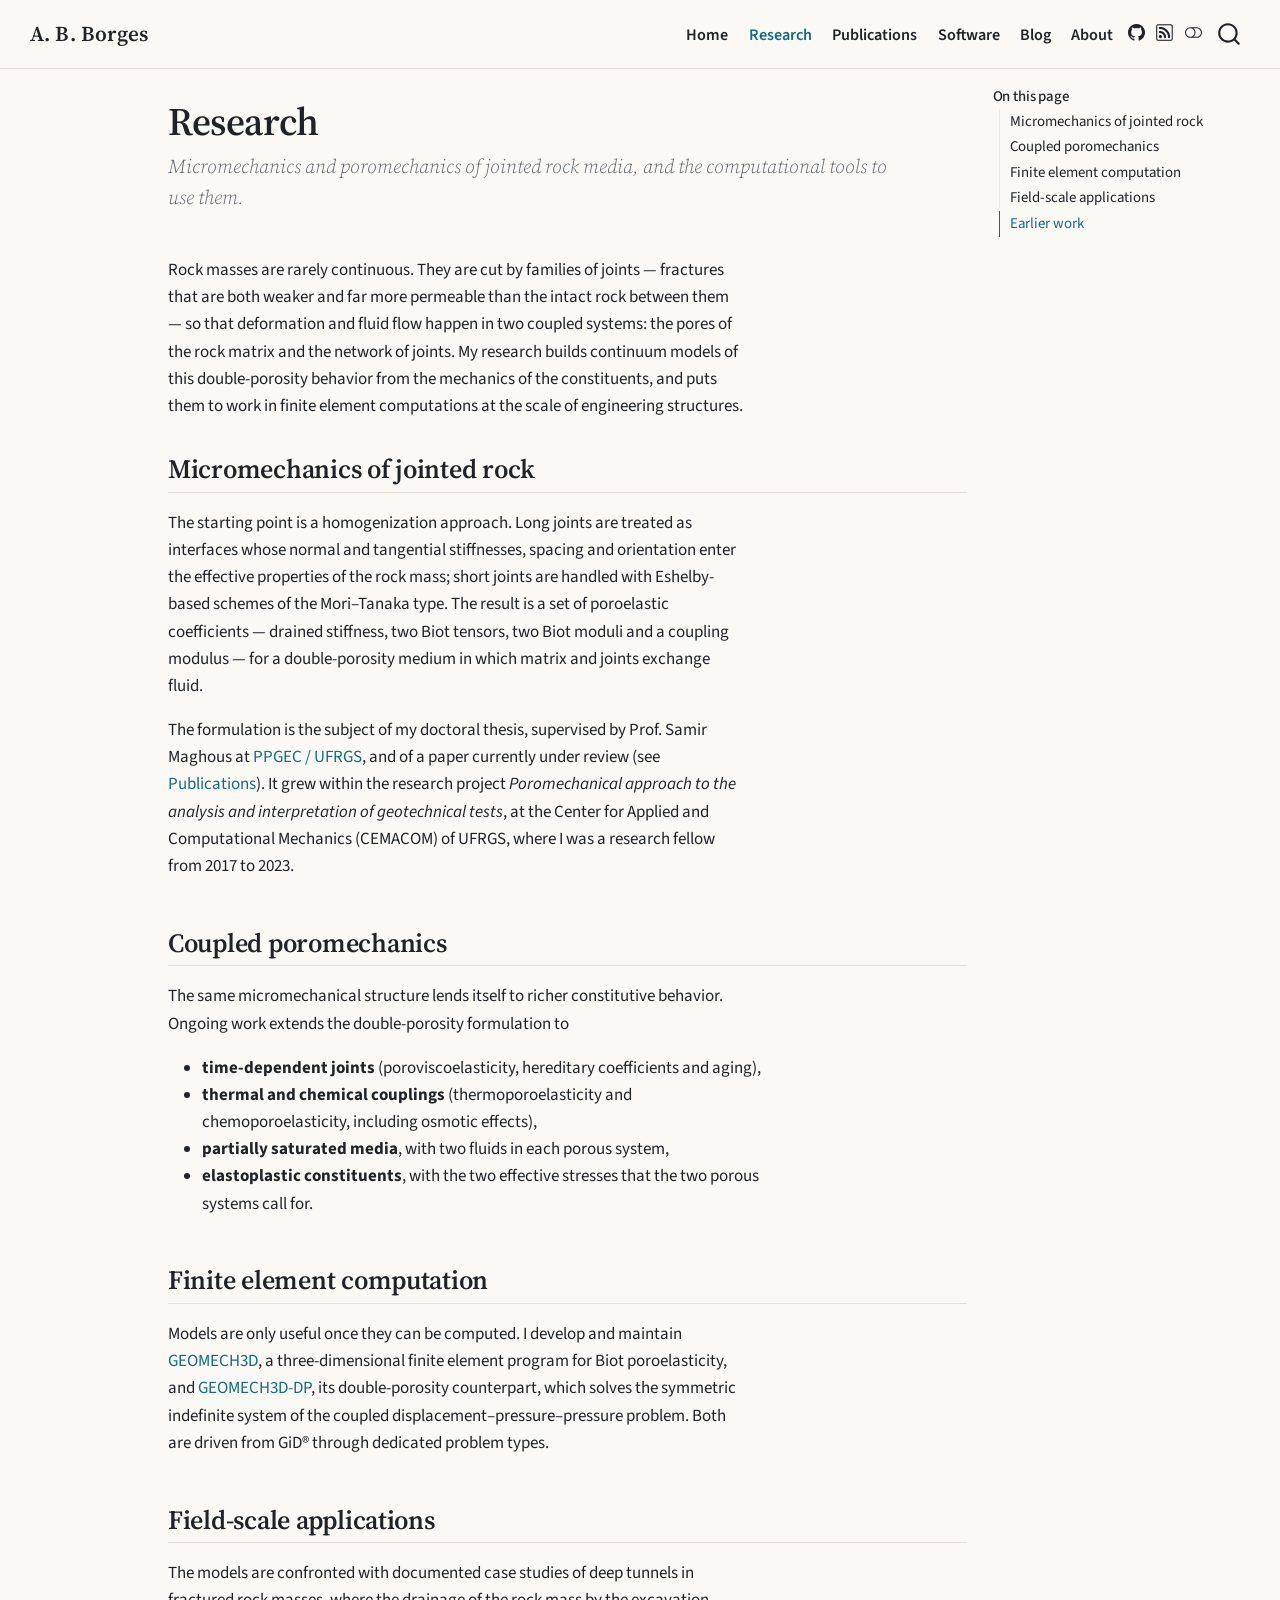
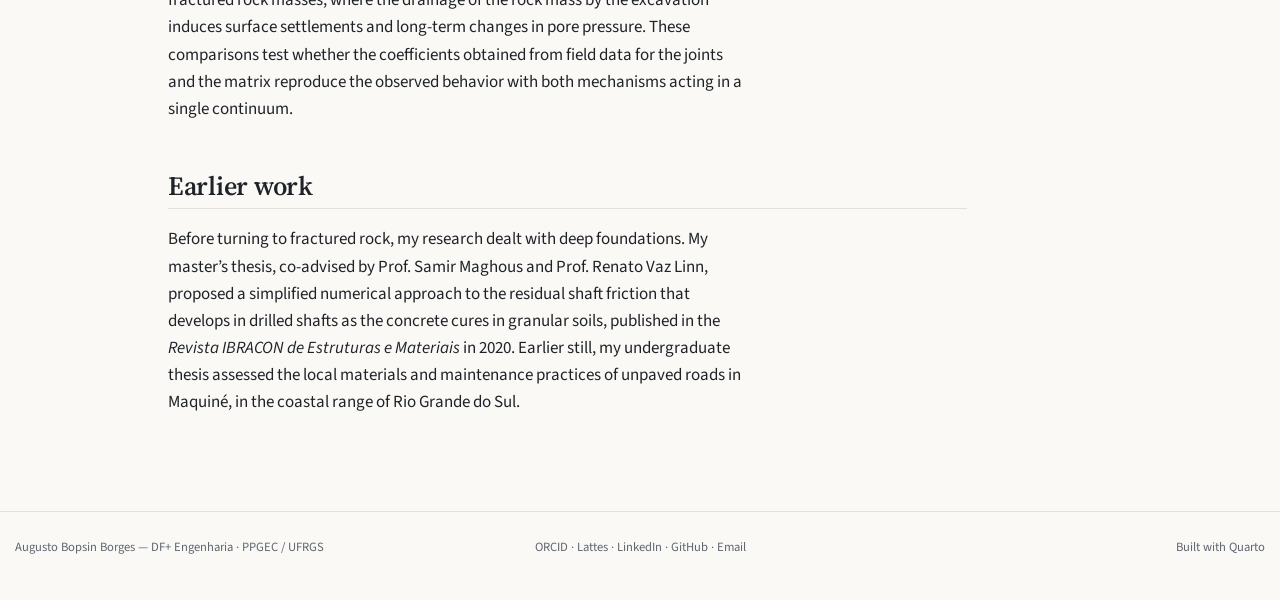
<file: research.html>
<!DOCTYPE html>
<html xmlns="http://www.w3.org/1999/xhtml" lang="en" xml:lang="en"><head>

<meta charset="utf-8">
<meta name="generator" content="quarto-1.11.9">

<meta name="viewport" content="width=device-width, initial-scale=1.0, user-scalable=yes">


<title>Research – Augusto Bopsin Borges</title>
<style>
/* Default styles provided by pandoc.
** See https://pandoc.org/MANUAL.html#variables-for-html for config info.
*/
span.smallcaps{font-variant: small-caps;}
div.columns{display: flex; gap: 1.5em;}
div.column{flex: auto;}
@media screen {
div.columns{gap: min(4vw, 1.5em);}
div.column{overflow-x: auto;}
}
div.hanging-indent{margin-left: 1.5em; text-indent: -1.5em;}
ul.task-list{list-style: none;}
ul.task-list li input[type="checkbox"] {
  width: 0.8em;
  margin: 0 0.8em 0.2em -1em; /* quarto-specific, see https://github.com/quarto-dev/quarto-cli/issues/4556 */ 
  vertical-align: middle;
}
</style>


<script src="site_libs/quarto-nav/quarto-nav.js"></script>
<script src="site_libs/quarto-nav/headroom.min.js"></script>
<script src="site_libs/clipboard/clipboard.min.js"></script>
<script src="site_libs/quarto-search/autocomplete.umd.js"></script>
<script src="site_libs/quarto-search/fuse.min.js"></script>
<script src="site_libs/quarto-search/quarto-search.js"></script>
<meta name="quarto:offset" content="./">
<link href="./images/favicon.svg" rel="icon" type="image/svg+xml">
<script src="site_libs/quarto-html/quarto.js" type="module"></script>
<script src="site_libs/quarto-html/tabsets/tabsets.js" type="module"></script>
<script src="site_libs/quarto-html/scrollable-regions/scrollable-regions.js" type="module"></script>
<script src="site_libs/quarto-html/popper.min.js"></script>
<script src="site_libs/quarto-html/tippy.umd.min.js"></script>
<script src="site_libs/quarto-html/anchor.min.js"></script>
<link href="site_libs/quarto-html/tippy.css" rel="stylesheet">
<link href="site_libs/quarto-html/quarto-syntax-highlighting-4dbfeb576a1adfc891f83997c82a39bb.css" rel="stylesheet" class="quarto-color-scheme" id="quarto-text-highlighting-styles">
<link href="site_libs/quarto-html/quarto-syntax-highlighting-dark-f54bd9bebb5aba282d3896fa2a8e33cf.css" rel="stylesheet" class="quarto-color-scheme quarto-color-alternate" id="quarto-text-highlighting-styles">
<link href="site_libs/quarto-html/quarto-syntax-highlighting-4dbfeb576a1adfc891f83997c82a39bb.css" rel="stylesheet" class="quarto-color-scheme-extra" id="quarto-text-highlighting-styles">
<script src="site_libs/bootstrap/bootstrap.min.js"></script>
<link href="site_libs/bootstrap/bootstrap-icons.css" rel="stylesheet">
<link href="site_libs/bootstrap/bootstrap-d3a07415cd1fac631003d1c53d6520ec.min.css" rel="stylesheet" append-hash="true" class="quarto-color-scheme" id="quarto-bootstrap" data-mode="light">
<link href="site_libs/bootstrap/bootstrap-dark-c6a001295f42155183fb41891d660afd.min.css" rel="stylesheet" append-hash="true" class="quarto-color-scheme quarto-color-alternate" id="quarto-bootstrap" data-mode="dark">
<link href="site_libs/bootstrap/bootstrap-d3a07415cd1fac631003d1c53d6520ec.min.css" rel="stylesheet" append-hash="true" class="quarto-color-scheme-extra" id="quarto-bootstrap" data-mode="light">
<script id="quarto-search-options" type="application/json">{
  "location": "navbar",
  "copy-button": false,
  "collapse-after": 3,
  "panel-placement": "end",
  "type": "overlay",
  "limit": 50,
  "keyboard-shortcut": [
    "f",
    "/",
    "s"
  ],
  "language": {
    "search-no-results-text": "No results",
    "search-matching-documents-text": "matching documents",
    "search-copy-link-title": "Copy link to search",
    "search-hide-matches-text": "Hide additional matches",
    "search-more-match-text": "more match in this document",
    "search-more-matches-text": "more matches in this document",
    "search-clear-button-title": "Clear",
    "search-text-placeholder": "",
    "search-detached-cancel-button-title": "Cancel",
    "search-submit-button-title": "Submit",
    "search-label": "Search"
  }
}</script>
<style>html{ scroll-behavior: smooth; }</style>
<link rel="preconnect" href="https://fonts.googleapis.com">
<link rel="preconnect" href="https://fonts.gstatic.com" crossorigin="">
<link href="https://fonts.googleapis.com/css2?family=Source+Sans+3:ital,wght@0,400;0,600;1,400&amp;family=Source+Serif+4:ital,opsz,wght@0,8..60,500;0,8..60,600;1,8..60,400&amp;family=Source+Code+Pro:wght@400;500&amp;display=swap" rel="stylesheet">


<meta property="og:title" content="Research – Augusto Bopsin Borges">
<meta property="og:description" content="Micromechanics and poromechanics of jointed rock media, and the computational tools to use them.">
<meta property="og:site_name" content="Augusto Bopsin Borges">
</head>

<body class="nav-fixed quarto-light"><a id="quarto-skip-link" class="visually-hidden-focusable" href="#quarto-document-content">Skip to main content</a><script id="quarto-html-before-body" type="application/javascript">
    const toggleBodyColorMode = (bsSheetEl) => {
      const mode = bsSheetEl.getAttribute("data-mode");
      const bodyEl = window.document.querySelector("body");
      if (mode === "dark") {
        bodyEl.classList.add("quarto-dark");
        bodyEl.classList.remove("quarto-light");
      } else {
        bodyEl.classList.add("quarto-light");
        bodyEl.classList.remove("quarto-dark");
      }
    }
    const toggleBodyColorPrimary = () => {
      const bsSheetEl = window.document.querySelector("link#quarto-bootstrap:not([rel=disabled-stylesheet])");
      if (bsSheetEl) {
        toggleBodyColorMode(bsSheetEl);
      }
    }
    const setColorSchemeToggle = (alternate) => {
      const toggles = window.document.querySelectorAll('.quarto-color-scheme-toggle');
      for (let i=0; i < toggles.length; i++) {
        const toggle = toggles[i];
        if (toggle) {
          toggle.setAttribute("aria-checked", alternate ? "true" : "false");
          if (alternate) {
            toggle.classList.add("alternate");
          } else {
            toggle.classList.remove("alternate");
          }
        }
      }
    };
    const toggleColorMode = (alternate) => {
      // Switch the stylesheets
      const primaryStylesheets = window.document.querySelectorAll('link.quarto-color-scheme:not(.quarto-color-alternate)');
      const alternateStylesheets = window.document.querySelectorAll('link.quarto-color-scheme.quarto-color-alternate');
      manageTransitions('#quarto-margin-sidebar .nav-link', false);
      if (alternate) {
        // note: dark is layered on light, we don't disable primary!
        enableStylesheet(alternateStylesheets);
        for (const sheetNode of alternateStylesheets) {
          if (sheetNode.id === "quarto-bootstrap") {
            toggleBodyColorMode(sheetNode);
          }
        }
      } else {
        disableStylesheet(alternateStylesheets);
        enableStylesheet(primaryStylesheets)
        toggleBodyColorPrimary();
      }
      manageTransitions('#quarto-margin-sidebar .nav-link', true);
      // Switch the toggles
      setColorSchemeToggle(alternate)
    }
    // Hack to workaround the fact that safari doesn't
    // properly recolor the scrollbar when toggling (#1455).
    // Not run on load: stylesheets are set before first paint there, and
    // scrolling would undo the scroll to a URL fragment (#14973).
    // The one pixel nudge keeps the reader where they were.
    const refreshSafariScrollbar = () => {
      if (navigator.userAgent.indexOf('Safari') > 0 && navigator.userAgent.indexOf('Chrome') == -1) {
        manageTransitions("body", false);
        const scrollY = window.scrollY;
        window.scrollTo(0, scrollY > 0 ? scrollY - 1 : 1);
        setTimeout(() => {
          window.scrollTo(0, scrollY);
          manageTransitions("body", true);
        }, 40);
      }
    }
    const disableStylesheet = (stylesheets) => {
      for (let i=0; i < stylesheets.length; i++) {
        const stylesheet = stylesheets[i];
        stylesheet.rel = 'disabled-stylesheet';
      }
    }
    const enableStylesheet = (stylesheets) => {
      for (let i=0; i < stylesheets.length; i++) {
        const stylesheet = stylesheets[i];
        if(stylesheet.rel !== 'stylesheet') { // for Chrome, which will still FOUC without this check
          stylesheet.rel = 'stylesheet';
        }
      }
    }
    const manageTransitions = (selector, allowTransitions) => {
      const els = window.document.querySelectorAll(selector);
      for (let i=0; i < els.length; i++) {
        const el = els[i];
        if (allowTransitions) {
          el.classList.remove('notransition');
        } else {
          el.classList.add('notransition');
        }
      }
    }
    const isFileUrl = () => {
      return window.location.protocol === 'file:';
    }
    const hasAlternateSentinel = () => {
      let styleSentinel = getColorSchemeSentinel();
      if (styleSentinel !== null) {
        return styleSentinel === "alternate";
      } else {
        return false;
      }
    }
    const setStyleSentinel = (alternate) => {
      const value = alternate ? "alternate" : "default";
      if (!isFileUrl()) {
        window.localStorage.setItem("quarto-color-scheme", value);
      } else {
        localAlternateSentinel = value;
      }
    }
    const getColorSchemeSentinel = () => {
      if (!isFileUrl()) {
        const storageValue = window.localStorage.getItem("quarto-color-scheme");
        return storageValue != null ? storageValue : localAlternateSentinel;
      } else {
        return localAlternateSentinel;
      }
    }
    const toggleGiscusIfUsed = (isAlternate, darkModeDefault) => {
      const baseTheme = document.querySelector('#giscus-base-theme')?.value ?? 'light';
      const alternateTheme = document.querySelector('#giscus-alt-theme')?.value ?? 'dark';
      let newTheme = '';
      if(authorPrefersDark) {
        newTheme = isAlternate ? baseTheme : alternateTheme;
      } else {
        newTheme = isAlternate ? alternateTheme : baseTheme;
      }
      const changeGiscusTheme = () => {
        // From: https://github.com/giscus/giscus/issues/336
        const sendMessage = (message) => {
          const iframe = document.querySelector('iframe.giscus-frame');
          if (!iframe) return;
          iframe.contentWindow.postMessage({ giscus: message }, 'https://giscus.app');
        }
        sendMessage({
          setConfig: {
            theme: newTheme
          }
        });
      }
      const isGiscussLoaded = window.document.querySelector('iframe.giscus-frame') !== null;
      if (isGiscussLoaded) {
        changeGiscusTheme();
      }
    };
    const authorPrefersDark = false;
    const darkModeDefault = authorPrefersDark;
      document.querySelector('link#quarto-text-highlighting-styles.quarto-color-scheme-extra').rel = 'disabled-stylesheet';
      document.querySelector('link#quarto-bootstrap.quarto-color-scheme-extra').rel = 'disabled-stylesheet';
    let localAlternateSentinel = darkModeDefault ? 'alternate' : 'default';
    // Dark / light mode switch
    window.quartoToggleColorScheme = () => {
      // Read the current dark / light value
      let toAlternate = !hasAlternateSentinel();
      toggleColorMode(toAlternate);
      refreshSafariScrollbar();
      setStyleSentinel(toAlternate);
      toggleGiscusIfUsed(toAlternate, darkModeDefault);
      window.dispatchEvent(new Event('resize'));
    };
    // Switch to dark mode if need be
    if (hasAlternateSentinel()) {
      toggleColorMode(true);
    } else {
      toggleColorMode(false);
    }
  </script>

<div id="quarto-search-results"></div>
  <header id="quarto-header" class="headroom fixed-top">
    <nav class="navbar navbar-expand-lg " data-bs-theme="dark" aria-label="Site">
      <div class="navbar-container container-fluid">
      <div class="navbar-brand-container mx-auto">
    <a class="navbar-brand" href="./index.html">
    <span class="navbar-title">A. B. Borges</span>
    </a>
  </div>
          <button class="navbar-toggler" type="button" data-bs-toggle="collapse" data-bs-target="#navbarCollapse" aria-controls="navbarCollapse" aria-expanded="false" aria-label="Toggle navigation" onclick="if (window.quartoToggleHeadroom) { window.quartoToggleHeadroom(); }">
  <span class="navbar-toggler-icon"></span>
</button>
          <div class="collapse navbar-collapse" id="navbarCollapse">
            <ul class="navbar-nav navbar-nav-scroll ms-auto">
  <li class="nav-item">
    <a class="nav-link" href="./index.html"> 
<span class="menu-text">Home</span></a>
  </li>  
  <li class="nav-item">
    <a class="nav-link active" href="./research.html" aria-current="page"> 
<span class="menu-text">Research</span></a>
  </li>  
  <li class="nav-item">
    <a class="nav-link" href="./publications.html"> 
<span class="menu-text">Publications</span></a>
  </li>  
  <li class="nav-item">
    <a class="nav-link" href="./software.html"> 
<span class="menu-text">Software</span></a>
  </li>  
  <li class="nav-item">
    <a class="nav-link" href="./blog/index.html"> 
<span class="menu-text">Blog</span></a>
  </li>  
  <li class="nav-item">
    <a class="nav-link" href="./about.html"> 
<span class="menu-text">About</span></a>
  </li>  
</ul>
          </div> <!-- /navcollapse -->
            <div class="quarto-navbar-tools tools-wide">
    <a href="https://github.com/augustobopsinborges" title="GitHub" class="quarto-navigation-tool px-1" aria-label="GitHub"><i class="bi bi-github"></i></a>
    <a href="./blog/index.xml" title="RSS feed" class="quarto-navigation-tool px-1" aria-label="RSS feed"><i class="bi bi-rss"></i></a>
  <button type="button" role="switch" aria-checked="false" class="quarto-color-scheme-toggle quarto-navigation-tool  px-1" onclick="window.quartoToggleColorScheme(); return false;" title="Toggle dark mode" aria-label="Toggle dark mode"><i class="bi"></i></button>
</div>
            <div id="quarto-search" class="" title="Search"></div>
      </div> <!-- /container-fluid -->
    </nav>
</header>
<!-- content -->
<div id="quarto-content" class="quarto-container page-columns page-rows-contents page-layout-article page-navbar">
<!-- sidebar -->
<!-- margin-sidebar -->
    <div id="quarto-margin-sidebar" class="sidebar margin-sidebar">
        <nav id="TOC" role="doc-toc" aria-labelledby="toc-title" class="toc-active">
    <h2 id="toc-title">On this page</h2>
   
  <ul>
  <li><a href="#micromechanics-of-jointed-rock" id="toc-micromechanics-of-jointed-rock" class="nav-link active" data-scroll-target="#micromechanics-of-jointed-rock">Micromechanics of jointed rock</a></li>
  <li><a href="#coupled-poromechanics" id="toc-coupled-poromechanics" class="nav-link" data-scroll-target="#coupled-poromechanics">Coupled poromechanics</a></li>
  <li><a href="#finite-element-computation" id="toc-finite-element-computation" class="nav-link" data-scroll-target="#finite-element-computation">Finite element computation</a></li>
  <li><a href="#field-scale-applications" id="toc-field-scale-applications" class="nav-link" data-scroll-target="#field-scale-applications">Field-scale applications</a></li>
  <li><a href="#earlier-work" id="toc-earlier-work" class="nav-link" data-scroll-target="#earlier-work">Earlier work</a></li>
  </ul>
</nav>
    </div>
<!-- main -->
<main class="content" id="quarto-document-content" tabindex="-1">


<header id="title-block-header" class="quarto-title-block default">
<div class="quarto-title">
<h1 class="title">Research</h1>
<p class="subtitle lead">Micromechanics and poromechanics of jointed rock media, and the computational tools to use them.</p>
</div>



<div class="quarto-title-meta">

    
  
    
  </div>
  


</header>


<p>Rock masses are rarely continuous. They are cut by families of joints — fractures that are both weaker and far more permeable than the intact rock between them — so that deformation and fluid flow happen in two coupled systems: the pores of the rock matrix and the network of joints. My research builds continuum models of this double-porosity behavior from the mechanics of the constituents, and puts them to work in finite element computations at the scale of engineering structures.</p>
<section id="micromechanics-of-jointed-rock" class="level2">
<h2 class="anchored" data-anchor-id="micromechanics-of-jointed-rock">Micromechanics of jointed rock</h2>
<p>The starting point is a homogenization approach. Long joints are treated as interfaces whose normal and tangential stiffnesses, spacing and orientation enter the effective properties of the rock mass; short joints are handled with Eshelby-based schemes of the Mori–Tanaka type. The result is a set of poroelastic coefficients — drained stiffness, two Biot tensors, two Biot moduli and a coupling modulus — for a double-porosity medium in which matrix and joints exchange fluid.</p>
<p>The formulation is the subject of my doctoral thesis, supervised by Prof.&nbsp;Samir Maghous at <a href="https://www.ufrgs.br/ppgec/">PPGEC / UFRGS</a>, and of a paper currently under review (see <a href="./publications.html">Publications</a>). It grew within the research project <em>Poromechanical approach to the analysis and interpretation of geotechnical tests</em>, at the Center for Applied and Computational Mechanics (CEMACOM) of UFRGS, where I was a research fellow from 2017 to 2023.</p>
</section>
<section id="coupled-poromechanics" class="level2">
<h2 class="anchored" data-anchor-id="coupled-poromechanics">Coupled poromechanics</h2>
<p>The same micromechanical structure lends itself to richer constitutive behavior. Ongoing work extends the double-porosity formulation to</p>
<ul>
<li><strong>time-dependent joints</strong> (poroviscoelasticity, hereditary coefficients and aging),</li>
<li><strong>thermal and chemical couplings</strong> (thermoporoelasticity and chemoporoelasticity, including osmotic effects),</li>
<li><strong>partially saturated media</strong>, with two fluids in each porous system,</li>
<li><strong>elastoplastic constituents</strong>, with the two effective stresses that the two porous systems call for.</li>
</ul>
</section>
<section id="finite-element-computation" class="level2">
<h2 class="anchored" data-anchor-id="finite-element-computation">Finite element computation</h2>
<p>Models are only useful once they can be computed. I develop and maintain <a href="./software.html#geomech3d">GEOMECH3D</a>, a three-dimensional finite element program for Biot poroelasticity, and <a href="./software.html#geomech3d-dp">GEOMECH3D-DP</a>, its double-porosity counterpart, which solves the symmetric indefinite system of the coupled displacement–pressure–pressure problem. Both are driven from GiD® through dedicated problem types.</p>
</section>
<section id="field-scale-applications" class="level2">
<h2 class="anchored" data-anchor-id="field-scale-applications">Field-scale applications</h2>
<p>The models are confronted with documented case studies of deep tunnels in fractured rock masses, where the drainage of the rock mass by the excavation induces surface settlements and long-term changes in pore pressure. These comparisons test whether the coefficients obtained from field data for the joints and the matrix reproduce the observed behavior with both mechanisms acting in a single continuum.</p>
</section>
<section id="earlier-work" class="level2">
<h2 class="anchored" data-anchor-id="earlier-work">Earlier work</h2>
<p>Before turning to fractured rock, my research dealt with deep foundations. My master’s thesis, co-advised by Prof.&nbsp;Samir Maghous and Prof.&nbsp;Renato Vaz Linn, proposed a simplified numerical approach to the residual shaft friction that develops in drilled shafts as the concrete cures in granular soils, published in the <em>Revista IBRACON de Estruturas e Materiais</em> in 2020. Earlier still, my undergraduate thesis assessed the local materials and maintenance practices of unpaved roads in Maquiné, in the coastal range of Rio Grande do Sul.</p>


</section>

</main> <!-- /main -->
<script id="quarto-html-after-body" type="application/javascript">
  window.document.addEventListener("DOMContentLoaded", function (event) {
    // Ensure there is a toggle, if there isn't float one in the top right
    if (window.document.querySelector('.quarto-color-scheme-toggle') === null) {
      const toggle = window.document.createElement('button');
      toggle.type = "button";
      toggle.setAttribute("role", "switch");
      toggle.setAttribute("aria-checked", "false");
      toggle.classList.add('top-right');
      toggle.classList.add('quarto-color-scheme-toggle');
      toggle.setAttribute("aria-label", "Toggle dark mode");
      toggle.onclick = function() { try { window.quartoToggleColorScheme(); } catch {} return false; };
      const i = window.document.createElement("i");
      i.classList.add('bi');
      toggle.appendChild(i);
      // Put the toggle in a landmark of its own, so that landmark navigation
      // can reach it.
      //
      // The container is always a fresh direct child of body, and the toggle is
      // never moved into page furniture that the theme or the author controls.
      // The toggle is positioned against the page, so any ancestor that
      // establishes a containing block captures it: a positioned element or a
      // grid for position: absolute, and transform, filter, will-change or
      // contain for position: fixed. A direct child of body has none of these
      // to inherit, and the shift when one appears is silent and visual.
      //
      // ARIA says a document should have at most one banner, and axe reports a
      // duplicate whether or not the banners carry distinct labels. So use a
      // header when the page has no banner yet, and a named region otherwise.
      //
      // A header is a banner wherever it sits, unless it is inside sectioning
      // content, so this cannot just look at the children of body: a custom
      // page layout wraps the title block header in a plain div. An explicit
      // role="banner" always counts.
      const sectioning = 'article, aside, main, nav, section, [role="article"], [role="complementary"], [role="main"], [role="navigation"], [role="region"]';
      const hasBanner = Array.from(
        window.document.querySelectorAll('header:not([role]), [role="banner"]')
      ).some(function(el) {
        return el.hasAttribute("role") || el.closest(sectioning) === null;
      });
      const container = window.document.createElement(hasBanner ? "div" : "header");
      if (hasBanner) {
        container.setAttribute("role", "region");
        container.setAttribute("aria-label", "Toggle dark mode");
      }
      container.classList.add('quarto-color-scheme-toggle-container');
      container.appendChild(toggle);
      window.document.body.appendChild(container);
    }
    setColorSchemeToggle(hasAlternateSentinel())
    const icon = "";
    const anchorJS = new window.AnchorJS();
    anchorJS.options = {
      placement: 'right',
      icon: icon
    };
    anchorJS.add('.anchored');
    const isCodeAnnotation = (el) => {
      for (const clz of el.classList) {
        if (clz.startsWith('code-annotation-')) {                     
          return true;
        }
      }
      return false;
    }
    const onCopySuccess = function(e) {
      // button target
      const button = e.trigger;
      // don't keep focus
      button.blur();
      // flash "checked"
      button.classList.add('code-copy-button-checked');
      var currentTitle = button.getAttribute("title");
      button.setAttribute("title", "Copied!");
      let tooltip;
      if (window.bootstrap) {
        button.setAttribute("data-bs-toggle", "tooltip");
        button.setAttribute("data-bs-placement", "left");
        button.setAttribute("data-bs-title", "Copied!");
        tooltip = new bootstrap.Tooltip(button, 
          { trigger: "manual", 
            customClass: "code-copy-button-tooltip",
            offset: [0, -8]});
        tooltip.show();    
      }
      setTimeout(function() {
        if (tooltip) {
          tooltip.hide();
          button.removeAttribute("data-bs-title");
          button.removeAttribute("data-bs-toggle");
          button.removeAttribute("data-bs-placement");
        }
        button.setAttribute("title", currentTitle);
        button.classList.remove('code-copy-button-checked');
      }, 1000);
      // clear code selection
      e.clearSelection();
    }
    const getTextToCopy = function(trigger) {
      const outerScaffold = trigger.parentElement.cloneNode(true);
      const codeEl = outerScaffold.querySelector('code');
      for (const childEl of codeEl.children) {
        if (isCodeAnnotation(childEl)) {
          childEl.remove();
        }
      }
      return codeEl.innerText;
    }
    const clipboard = new window.ClipboardJS('.code-copy-button:not([data-in-quarto-modal])', {
      text: getTextToCopy
    });
    clipboard.on('success', onCopySuccess);
    if (window.document.getElementById('quarto-embedded-source-code-modal')) {
      const clipboardModal = new window.ClipboardJS('.code-copy-button[data-in-quarto-modal]', {
        text: getTextToCopy,
        container: window.document.getElementById('quarto-embedded-source-code-modal')
      });
      clipboardModal.on('success', onCopySuccess);
    }
      var localhostRegex = new RegExp(/^(?:http|https):\/\/localhost\:?[0-9]*\//);
      var mailtoRegex = new RegExp(/^mailto:/);
        var filterRegex = new RegExp("https:\/\/augustobopsinborges\.github\.io");
      const newWindowLabel = "(opens in a new tab)";
      const newWindowNoteId = "quarto-ext-newwindow-label";
      // Links reference one hidden label through aria-describedby, so the
      // announcement never changes their accessible name.
      var describeNewWindow = (link) => {
        if (!window.document.getElementById(newWindowNoteId)) {
          var newWindowNote = window.document.createElement("span");
          newWindowNote.id = newWindowNoteId;
          newWindowNote.hidden = true;
          newWindowNote.textContent = newWindowLabel;
          window.document.body.appendChild(newWindowNote);
        }
        var describedBy = (link.getAttribute("aria-describedby") || "").split(/\s+/).filter(Boolean);
        if (!describedBy.includes(newWindowNoteId)) {
          describedBy.push(newWindowNoteId);
          link.setAttribute("aria-describedby", describedBy.join(" "));
        }
      }
      var isInternal = (href) => {
          return filterRegex.test(href) || localhostRegex.test(href) || mailtoRegex.test(href);
      }
      // Inspect non-navigation links and adorn them if external
      window.quartoDecorateExternalLinks = function (root) {
     var links = (root || window.document).querySelectorAll('a[href]:not(.nav-link):not(.navbar-brand):not(.toc-action):not(.sidebar-link):not(.sidebar-item-toggle):not(.pagination-link):not(.no-external):not([aria-hidden]):not(.dropdown-item):not(.quarto-navigation-tool):not(.about-link)');
      for (var i=0; i<links.length; i++) {
        const link = links[i];
        if (!isInternal(link.href)) {
          // undo the damage that might have been done by quarto-nav.js in the case of
          // links that we want to consider external
          if (link.dataset.originalHref !== undefined) {
            link.href = link.dataset.originalHref;
          }
            // target, if specified
            link.setAttribute("target", "_blank");
            if (link.getAttribute("rel") === null) {
              link.setAttribute("rel", "noopener");
            }
            describeNewWindow(link);
          if (!link.classList.contains('no-external-icon')) {
          }
        }
      }
      };
      window.quartoDecorateExternalLinks(window.document);
    // Esc closes the popup (WCAG 1.4.13) and focus leaving both trigger and
    // popup closes it (WCAG 2.4.11); tippy handles neither for interactive popups.
    const hideOnEscAndFocusOut = {
      name: 'hideOnEscAndFocusOut',
      defaultValue: true,
      fn(instance) {
        const dismiss = () => {
          // A show scheduled by the trigger delay would otherwise reopen it
          instance.clearDelayTimeouts();
          instance.hide();
        };
        const onKeyDown = (event) => {
          if (event.key !== 'Escape') {
            return;
          }
          // Keep Esc from also reaching page handlers (e.g. reveal.js overview),
          // except an open reveal.js slide menu, which Esc should close too.
          // The menu handles keys only when its keyboard option is on.
          const menuHandlesEsc = window.Reveal?.getPlugin?.('menu')?.isOpen() &&
            window.Reveal.getConfig().menu?.keyboard !== false;
          if (!menuHandlesEsc) {
            event.stopPropagation();
          }
          if (instance.popper.contains(window.document.activeElement)) {
            // Disabled while refocusing so the focus trigger does not reopen it
            instance.disable();
            instance.reference.focus();
            instance.enable();
          }
          dismiss();
        };
        const onFocusOut = (event) => {
          const target = event.relatedTarget;
          if (target && !instance.reference.contains(target) &&
              !instance.popper.contains(target)) {
            dismiss();
          }
        };
        // On the trigger too: a click trigger (code-annotations: select) has no
        // blur handling. Attached for the instance's lifetime so leaving the
        // trigger also cancels a show still pending on the trigger delay.
        instance.reference.addEventListener('focusout', onFocusOut);
        return {
          onShow() {
            window.document.addEventListener('keydown', onKeyDown, true);
            instance.popper.addEventListener('focusout', onFocusOut);
          },
          onHide() {
            window.document.removeEventListener('keydown', onKeyDown, true);
            instance.popper.removeEventListener('focusout', onFocusOut);
          },
          onDestroy() {
            instance.reference.removeEventListener('focusout', onFocusOut);
          },
        };
      },
    };
    function tippyHover(el, contentFn, onTriggerFn, onUntriggerFn) {
      const config = {
        allowHTML: true,
        maxWidth: 500,
        delay: 100,
        arrow: false,
        appendTo: function(el) {
            return el.parentElement;
        },
        interactive: true,
        interactiveBorder: 10,
        theme: 'quarto',
        placement: 'bottom-start',
        plugins: [hideOnEscAndFocusOut],
      };
      if (contentFn) {
        config.content = contentFn;
      }
      if (onTriggerFn) {
        config.onTrigger = onTriggerFn;
      }
      if (onUntriggerFn) {
        config.onUntrigger = onUntriggerFn;
      }
      window.tippy(el, config); 
    }
    const noterefs = window.document.querySelectorAll('a[role="doc-noteref"]');
    for (var i=0; i<noterefs.length; i++) {
      const ref = noterefs[i];
      tippyHover(ref, function() {
        // use id or data attribute instead here
        let href = ref.getAttribute('data-footnote-href') || ref.getAttribute('href');
        try { href = new URL(href).hash; } catch {}
        const id = href.replace(/^#\/?/, "");
        const note = window.document.getElementById(id);
        if (note) {
          return note.innerHTML;
        } else {
          return "";
        }
      });
    }
    const xrefs = window.document.querySelectorAll('a.quarto-xref');
    const processXRef = (id, note) => {
      // Strip column container classes
      const stripColumnClz = (el) => {
        el.classList.remove("page-full", "page-columns");
        if (el.children) {
          for (const child of el.children) {
            stripColumnClz(child);
          }
        }
      }
      stripColumnClz(note)
      if (id === null || id.startsWith('sec-')) {
        // Special case sections, only their first couple elements
        const container = document.createElement("div");
        if (note.children && note.children.length > 2) {
          container.appendChild(note.children[0].cloneNode(true));
          for (let i = 1; i < note.children.length; i++) {
            const child = note.children[i];
            if (child.tagName === "P" && child.innerText === "") {
              continue;
            } else {
              container.appendChild(child.cloneNode(true));
              break;
            }
          }
          if (window.Quarto?.typesetMath) {
            window.Quarto.typesetMath(container);
          }
          return container.innerHTML
        } else {
          if (window.Quarto?.typesetMath) {
            window.Quarto.typesetMath(note);
          }
          return note.innerHTML;
        }
      } else {
        // Remove any anchor links if they are present
        const anchorLink = note.querySelector('a.anchorjs-link');
        if (anchorLink) {
          anchorLink.remove();
        }
        if (window.Quarto?.typesetMath) {
          window.Quarto.typesetMath(note);
        }
        if (note.classList.contains("callout")) {
          return note.outerHTML;
        } else {
          return note.innerHTML;
        }
      }
    }
    for (var i=0; i<xrefs.length; i++) {
      const xref = xrefs[i];
      tippyHover(xref, undefined, function(instance) {
        instance.disable();
        let url = xref.getAttribute('href');
        let hash = undefined; 
        if (url.startsWith('#')) {
          hash = url;
        } else {
          try { hash = new URL(url).hash; } catch {}
        }
        if (hash) {
          const id = hash.replace(/^#\/?/, "");
          const note = window.document.getElementById(id);
          if (note !== null) {
            try {
              const html = processXRef(id, note.cloneNode(true));
              instance.setContent(html);
            } finally {
              instance.enable();
              instance.show();
            }
          } else {
            // See if we can fetch this
            fetch(url.split('#')[0])
            .then(res => res.text())
            .then(html => {
              const parser = new DOMParser();
              const htmlDoc = parser.parseFromString(html, "text/html");
              const note = htmlDoc.getElementById(id);
              if (note !== null) {
                const html = processXRef(id, note);
                instance.setContent(html);
              } 
            }).finally(() => {
              instance.enable();
              instance.show();
            });
          }
        } else {
          // See if we can fetch a full url (with no hash to target)
          // This is a special case and we should probably do some content thinning / targeting
          fetch(url)
          .then(res => res.text())
          .then(html => {
            const parser = new DOMParser();
            const htmlDoc = parser.parseFromString(html, "text/html");
            const note = htmlDoc.querySelector('main.content');
            if (note !== null) {
              // This should only happen for chapter cross references
              // (since there is no id in the URL)
              // remove the first header
              if (note.children.length > 0 && note.children[0].tagName === "HEADER") {
                note.children[0].remove();
              }
              const html = processXRef(null, note);
              instance.setContent(html);
            } 
          }).finally(() => {
            instance.enable();
            instance.show();
          });
        }
      }, function(instance) {
      });
    }
        let selectedAnnoteEl;
        const selectorForAnnotation = ( cell, annotation) => {
          let cellAttr = 'data-code-cell="' + cell + '"';
          let lineAttr = 'data-code-annotation="' +  annotation + '"';
          const selector = 'span[' + cellAttr + '][' + lineAttr + ']';
          return selector;
        }
        const selectCodeLines = (annoteEl) => {
          const doc = window.document;
          const targetCell = annoteEl.getAttribute("data-target-cell");
          const targetAnnotation = annoteEl.getAttribute("data-target-annotation");
          const annoteSpan = window.document.querySelector(selectorForAnnotation(targetCell, targetAnnotation));
          const lines = annoteSpan.getAttribute("data-code-lines").split(",");
          const lineIds = lines.map((line) => {
            return targetCell + "-" + line;
          })
          // Each band is positioned against its own containing block, which is
          // not the offsetParent of the lines, so place it from client rects.
          const placeBand = (band, firstEl, lastEl, codeBlock) => {
            const container = band.offsetParent;
            if (container === null) {
              return;
            }
            const containerRect = container.getBoundingClientRect();
            // Reveal.js scales slides with a transform, so convert client
            // pixels back to the CSS pixels of the container.
            const scale = containerRect.height / container.offsetHeight || 1;
            const firstRect = firstEl.getBoundingClientRect();
            const lastRect = lastEl.getBoundingClientRect();
            const top = (firstRect.top - containerRect.top) / scale - container.clientTop + container.scrollTop;
            const height = (lastRect.bottom - firstRect.top) / scale;
            band.style.top = top - 2 + "px";
            band.style.height = height + 4 + "px";
            if (codeBlock) {
              // Without the copy button wrapper, the containing block is wider
              // than the code block, so span the code block explicitly.
              const blockRect = codeBlock.getBoundingClientRect();
              band.style.left = (blockRect.left - containerRect.left) / scale - container.clientLeft + container.scrollLeft + "px";
              band.style.width = blockRect.width / scale + "px";
            }
          };
          if (lineIds.length > 0) {
            const el = window.document.getElementById(lineIds[0]);
            const lastEl = window.document.getElementById(lineIds[lineIds.length - 1]);
            const parent = el.parentElement.parentElement;
            // cook up a div (if necessary) and position it
            let div = window.document.getElementById("code-annotation-line-highlight");
            if (div === null) {
              div = window.document.createElement("div");
              div.setAttribute("id", "code-annotation-line-highlight");
              div.style.position = 'absolute';
              parent.appendChild(div);
            }
            placeBand(div, el, lastEl, parent.closest("div.sourceCode") || parent);
            let gutterDiv = window.document.getElementById("code-annotation-line-highlight-gutter");
            if (gutterDiv === null) {
              gutterDiv = window.document.createElement("div");
              gutterDiv.setAttribute("id", "code-annotation-line-highlight-gutter");
              gutterDiv.style.position = 'absolute';
              const codeCell = window.document.getElementById(targetCell);
              const gutter = codeCell.querySelector('.code-annotation-gutter');
              gutter.appendChild(gutterDiv);
            }
            placeBand(gutterDiv, el, lastEl);
            selectedAnnoteEl = annoteEl;
          }
        };
        const unselectCodeLines = () => {
          const elementsIds = ["code-annotation-line-highlight", "code-annotation-line-highlight-gutter"];
          elementsIds.forEach((elId) => {
            const div = window.document.getElementById(elId);
            if (div) {
              div.remove();
            }
          });
          selectedAnnoteEl = undefined;
        };
          // Handle positioning of the toggle
      window.addEventListener(
        "resize",
        throttle(() => {
          elRect = undefined;
          if (selectedAnnoteEl) {
            selectCodeLines(selectedAnnoteEl);
          }
        }, 10)
      );
      function throttle(fn, ms) {
      let throttle = false;
      let timer;
        return (...args) => {
          if(!throttle) { // first call gets through
              fn.apply(this, args);
              throttle = true;
          } else { // all the others get throttled
              if(timer) clearTimeout(timer); // cancel #2
              timer = setTimeout(() => {
                fn.apply(this, args);
                timer = throttle = false;
              }, ms);
          }
        };
      }
        // Attach click handler to the DT
        const annoteDls = window.document.querySelectorAll('dt[data-target-cell]');
        for (const annoteDlNode of annoteDls) {
          annoteDlNode.addEventListener('click', (event) => {
            const clickedEl = event.target;
            if (clickedEl !== selectedAnnoteEl) {
              unselectCodeLines();
              const activeEl = window.document.querySelector('dt[data-target-cell].code-annotation-active');
              if (activeEl) {
                activeEl.classList.remove('code-annotation-active');
              }
              selectCodeLines(clickedEl);
              clickedEl.classList.add('code-annotation-active');
            } else {
              // Unselect the line
              unselectCodeLines();
              clickedEl.classList.remove('code-annotation-active');
            }
          });
        }
    const findCites = (el) => {
      const parentEl = el.parentElement;
      if (parentEl) {
        const cites = parentEl.dataset.cites;
        if (cites) {
          return {
            el,
            cites: cites.split(' ')
          };
        } else {
          return findCites(el.parentElement)
        }
      } else {
        return undefined;
      }
    };
    var bibliorefs = window.document.querySelectorAll('a[role="doc-biblioref"]');
    for (var i=0; i<bibliorefs.length; i++) {
      const ref = bibliorefs[i];
      const citeInfo = findCites(ref);
      if (citeInfo) {
        tippyHover(citeInfo.el, function() {
          var popup = window.document.createElement('div');
          citeInfo.cites.forEach(function(cite) {
            var citeDiv = window.document.createElement('div');
            citeDiv.classList.add('hanging-indent');
            citeDiv.classList.add('csl-entry');
            var biblioDiv = window.document.getElementById('ref-' + cite);
            if (biblioDiv) {
              citeDiv.innerHTML = biblioDiv.innerHTML;
            }
            popup.appendChild(citeDiv);
          });
          return popup.innerHTML;
        });
      }
    }
  });
  </script>
  <script type="application/javascript">
  window.quartoScrollableRegionsLabels = {"code":"Scrollable code","output":"Scrollable output"};
  </script>
</div> <!-- /content -->
<footer class="footer">
  <div class="nav-footer">
    <div class="nav-footer-left">
<p>Augusto Bopsin Borges — <a href="https://dfmais.eng.br">DF+ Engenharia</a> · <a href="https://www.ufrgs.br/ppgec/">PPGEC / UFRGS</a></p>
</div>   
    <div class="nav-footer-center">
<p><a href="https://orcid.org/0000-0002-0521-3553">ORCID</a> · <a href="http://lattes.cnpq.br/7249257151738108">Lattes</a> · <a href="https://www.linkedin.com/in/augustobopsinborges/">LinkedIn</a> · <a href="https://github.com/augustobopsinborges">GitHub</a> · <a href="mailto:augustobopsinborges@gmail.com">Email</a></p>
</div>
    <div class="nav-footer-right">
<p>Built with <a href="https://quarto.org">Quarto</a></p>
</div>
  </div>
</footer>




<script src="site_libs/quarto-html/zenscroll-min.js"></script>
</body></html>
</file>
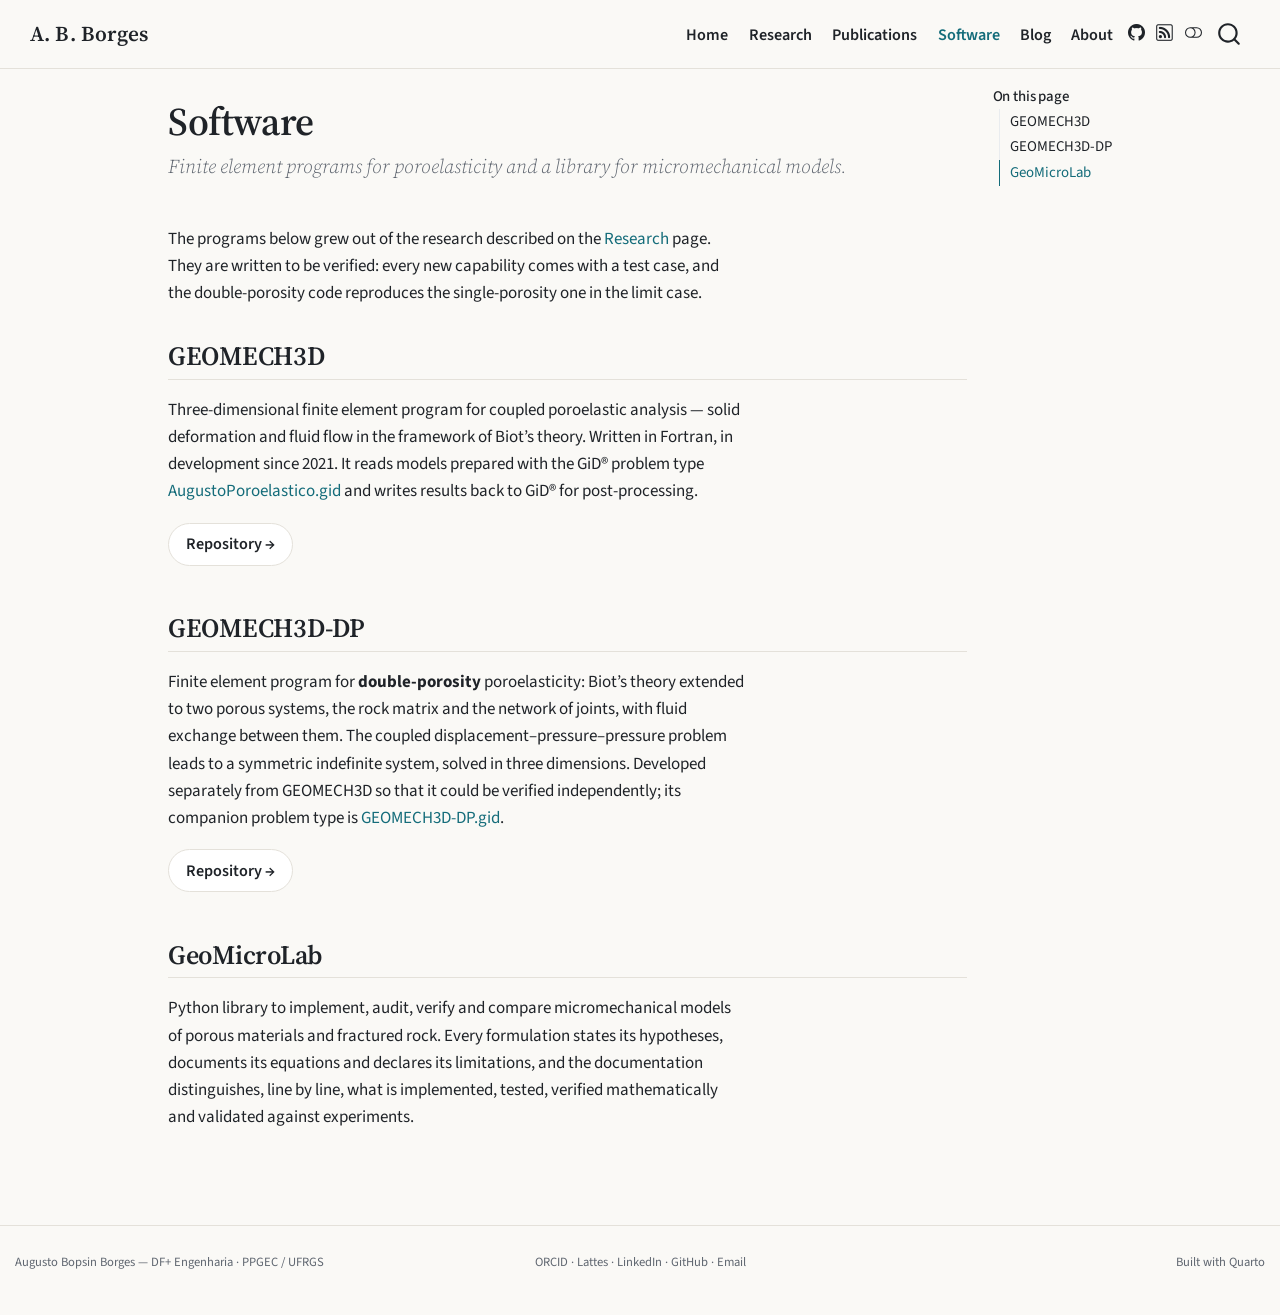
<file: software.html>
<!DOCTYPE html>
<html xmlns="http://www.w3.org/1999/xhtml" lang="en" xml:lang="en"><head>

<meta charset="utf-8">
<meta name="generator" content="quarto-1.11.9">

<meta name="viewport" content="width=device-width, initial-scale=1.0, user-scalable=yes">


<title>Software – Augusto Bopsin Borges</title>
<style>
/* Default styles provided by pandoc.
** See https://pandoc.org/MANUAL.html#variables-for-html for config info.
*/
span.smallcaps{font-variant: small-caps;}
div.columns{display: flex; gap: 1.5em;}
div.column{flex: auto;}
@media screen {
div.columns{gap: min(4vw, 1.5em);}
div.column{overflow-x: auto;}
}
div.hanging-indent{margin-left: 1.5em; text-indent: -1.5em;}
ul.task-list{list-style: none;}
ul.task-list li input[type="checkbox"] {
  width: 0.8em;
  margin: 0 0.8em 0.2em -1em; /* quarto-specific, see https://github.com/quarto-dev/quarto-cli/issues/4556 */ 
  vertical-align: middle;
}
</style>


<script src="site_libs/quarto-nav/quarto-nav.js"></script>
<script src="site_libs/quarto-nav/headroom.min.js"></script>
<script src="site_libs/clipboard/clipboard.min.js"></script>
<script src="site_libs/quarto-search/autocomplete.umd.js"></script>
<script src="site_libs/quarto-search/fuse.min.js"></script>
<script src="site_libs/quarto-search/quarto-search.js"></script>
<meta name="quarto:offset" content="./">
<link href="./images/favicon.svg" rel="icon" type="image/svg+xml">
<script src="site_libs/quarto-html/quarto.js" type="module"></script>
<script src="site_libs/quarto-html/tabsets/tabsets.js" type="module"></script>
<script src="site_libs/quarto-html/scrollable-regions/scrollable-regions.js" type="module"></script>
<script src="site_libs/quarto-html/popper.min.js"></script>
<script src="site_libs/quarto-html/tippy.umd.min.js"></script>
<script src="site_libs/quarto-html/anchor.min.js"></script>
<link href="site_libs/quarto-html/tippy.css" rel="stylesheet">
<link href="site_libs/quarto-html/quarto-syntax-highlighting-4dbfeb576a1adfc891f83997c82a39bb.css" rel="stylesheet" class="quarto-color-scheme" id="quarto-text-highlighting-styles">
<link href="site_libs/quarto-html/quarto-syntax-highlighting-dark-f54bd9bebb5aba282d3896fa2a8e33cf.css" rel="stylesheet" class="quarto-color-scheme quarto-color-alternate" id="quarto-text-highlighting-styles">
<link href="site_libs/quarto-html/quarto-syntax-highlighting-4dbfeb576a1adfc891f83997c82a39bb.css" rel="stylesheet" class="quarto-color-scheme-extra" id="quarto-text-highlighting-styles">
<script src="site_libs/bootstrap/bootstrap.min.js"></script>
<link href="site_libs/bootstrap/bootstrap-icons.css" rel="stylesheet">
<link href="site_libs/bootstrap/bootstrap-d3a07415cd1fac631003d1c53d6520ec.min.css" rel="stylesheet" append-hash="true" class="quarto-color-scheme" id="quarto-bootstrap" data-mode="light">
<link href="site_libs/bootstrap/bootstrap-dark-c6a001295f42155183fb41891d660afd.min.css" rel="stylesheet" append-hash="true" class="quarto-color-scheme quarto-color-alternate" id="quarto-bootstrap" data-mode="dark">
<link href="site_libs/bootstrap/bootstrap-d3a07415cd1fac631003d1c53d6520ec.min.css" rel="stylesheet" append-hash="true" class="quarto-color-scheme-extra" id="quarto-bootstrap" data-mode="light">
<script id="quarto-search-options" type="application/json">{
  "location": "navbar",
  "copy-button": false,
  "collapse-after": 3,
  "panel-placement": "end",
  "type": "overlay",
  "limit": 50,
  "keyboard-shortcut": [
    "f",
    "/",
    "s"
  ],
  "language": {
    "search-no-results-text": "No results",
    "search-matching-documents-text": "matching documents",
    "search-copy-link-title": "Copy link to search",
    "search-hide-matches-text": "Hide additional matches",
    "search-more-match-text": "more match in this document",
    "search-more-matches-text": "more matches in this document",
    "search-clear-button-title": "Clear",
    "search-text-placeholder": "",
    "search-detached-cancel-button-title": "Cancel",
    "search-submit-button-title": "Submit",
    "search-label": "Search"
  }
}</script>
<style>html{ scroll-behavior: smooth; }</style>
<link rel="preconnect" href="https://fonts.googleapis.com">
<link rel="preconnect" href="https://fonts.gstatic.com" crossorigin="">
<link href="https://fonts.googleapis.com/css2?family=Source+Sans+3:ital,wght@0,400;0,600;1,400&amp;family=Source+Serif+4:ital,opsz,wght@0,8..60,500;0,8..60,600;1,8..60,400&amp;family=Source+Code+Pro:wght@400;500&amp;display=swap" rel="stylesheet">


<meta property="og:title" content="Software – Augusto Bopsin Borges">
<meta property="og:description" content="Finite element programs for poroelasticity and a library for micromechanical models.">
<meta property="og:site_name" content="Augusto Bopsin Borges">
</head>

<body class="nav-fixed quarto-light"><a id="quarto-skip-link" class="visually-hidden-focusable" href="#quarto-document-content">Skip to main content</a><script id="quarto-html-before-body" type="application/javascript">
    const toggleBodyColorMode = (bsSheetEl) => {
      const mode = bsSheetEl.getAttribute("data-mode");
      const bodyEl = window.document.querySelector("body");
      if (mode === "dark") {
        bodyEl.classList.add("quarto-dark");
        bodyEl.classList.remove("quarto-light");
      } else {
        bodyEl.classList.add("quarto-light");
        bodyEl.classList.remove("quarto-dark");
      }
    }
    const toggleBodyColorPrimary = () => {
      const bsSheetEl = window.document.querySelector("link#quarto-bootstrap:not([rel=disabled-stylesheet])");
      if (bsSheetEl) {
        toggleBodyColorMode(bsSheetEl);
      }
    }
    const setColorSchemeToggle = (alternate) => {
      const toggles = window.document.querySelectorAll('.quarto-color-scheme-toggle');
      for (let i=0; i < toggles.length; i++) {
        const toggle = toggles[i];
        if (toggle) {
          toggle.setAttribute("aria-checked", alternate ? "true" : "false");
          if (alternate) {
            toggle.classList.add("alternate");
          } else {
            toggle.classList.remove("alternate");
          }
        }
      }
    };
    const toggleColorMode = (alternate) => {
      // Switch the stylesheets
      const primaryStylesheets = window.document.querySelectorAll('link.quarto-color-scheme:not(.quarto-color-alternate)');
      const alternateStylesheets = window.document.querySelectorAll('link.quarto-color-scheme.quarto-color-alternate');
      manageTransitions('#quarto-margin-sidebar .nav-link', false);
      if (alternate) {
        // note: dark is layered on light, we don't disable primary!
        enableStylesheet(alternateStylesheets);
        for (const sheetNode of alternateStylesheets) {
          if (sheetNode.id === "quarto-bootstrap") {
            toggleBodyColorMode(sheetNode);
          }
        }
      } else {
        disableStylesheet(alternateStylesheets);
        enableStylesheet(primaryStylesheets)
        toggleBodyColorPrimary();
      }
      manageTransitions('#quarto-margin-sidebar .nav-link', true);
      // Switch the toggles
      setColorSchemeToggle(alternate)
    }
    // Hack to workaround the fact that safari doesn't
    // properly recolor the scrollbar when toggling (#1455).
    // Not run on load: stylesheets are set before first paint there, and
    // scrolling would undo the scroll to a URL fragment (#14973).
    // The one pixel nudge keeps the reader where they were.
    const refreshSafariScrollbar = () => {
      if (navigator.userAgent.indexOf('Safari') > 0 && navigator.userAgent.indexOf('Chrome') == -1) {
        manageTransitions("body", false);
        const scrollY = window.scrollY;
        window.scrollTo(0, scrollY > 0 ? scrollY - 1 : 1);
        setTimeout(() => {
          window.scrollTo(0, scrollY);
          manageTransitions("body", true);
        }, 40);
      }
    }
    const disableStylesheet = (stylesheets) => {
      for (let i=0; i < stylesheets.length; i++) {
        const stylesheet = stylesheets[i];
        stylesheet.rel = 'disabled-stylesheet';
      }
    }
    const enableStylesheet = (stylesheets) => {
      for (let i=0; i < stylesheets.length; i++) {
        const stylesheet = stylesheets[i];
        if(stylesheet.rel !== 'stylesheet') { // for Chrome, which will still FOUC without this check
          stylesheet.rel = 'stylesheet';
        }
      }
    }
    const manageTransitions = (selector, allowTransitions) => {
      const els = window.document.querySelectorAll(selector);
      for (let i=0; i < els.length; i++) {
        const el = els[i];
        if (allowTransitions) {
          el.classList.remove('notransition');
        } else {
          el.classList.add('notransition');
        }
      }
    }
    const isFileUrl = () => {
      return window.location.protocol === 'file:';
    }
    const hasAlternateSentinel = () => {
      let styleSentinel = getColorSchemeSentinel();
      if (styleSentinel !== null) {
        return styleSentinel === "alternate";
      } else {
        return false;
      }
    }
    const setStyleSentinel = (alternate) => {
      const value = alternate ? "alternate" : "default";
      if (!isFileUrl()) {
        window.localStorage.setItem("quarto-color-scheme", value);
      } else {
        localAlternateSentinel = value;
      }
    }
    const getColorSchemeSentinel = () => {
      if (!isFileUrl()) {
        const storageValue = window.localStorage.getItem("quarto-color-scheme");
        return storageValue != null ? storageValue : localAlternateSentinel;
      } else {
        return localAlternateSentinel;
      }
    }
    const toggleGiscusIfUsed = (isAlternate, darkModeDefault) => {
      const baseTheme = document.querySelector('#giscus-base-theme')?.value ?? 'light';
      const alternateTheme = document.querySelector('#giscus-alt-theme')?.value ?? 'dark';
      let newTheme = '';
      if(authorPrefersDark) {
        newTheme = isAlternate ? baseTheme : alternateTheme;
      } else {
        newTheme = isAlternate ? alternateTheme : baseTheme;
      }
      const changeGiscusTheme = () => {
        // From: https://github.com/giscus/giscus/issues/336
        const sendMessage = (message) => {
          const iframe = document.querySelector('iframe.giscus-frame');
          if (!iframe) return;
          iframe.contentWindow.postMessage({ giscus: message }, 'https://giscus.app');
        }
        sendMessage({
          setConfig: {
            theme: newTheme
          }
        });
      }
      const isGiscussLoaded = window.document.querySelector('iframe.giscus-frame') !== null;
      if (isGiscussLoaded) {
        changeGiscusTheme();
      }
    };
    const authorPrefersDark = false;
    const darkModeDefault = authorPrefersDark;
      document.querySelector('link#quarto-text-highlighting-styles.quarto-color-scheme-extra').rel = 'disabled-stylesheet';
      document.querySelector('link#quarto-bootstrap.quarto-color-scheme-extra').rel = 'disabled-stylesheet';
    let localAlternateSentinel = darkModeDefault ? 'alternate' : 'default';
    // Dark / light mode switch
    window.quartoToggleColorScheme = () => {
      // Read the current dark / light value
      let toAlternate = !hasAlternateSentinel();
      toggleColorMode(toAlternate);
      refreshSafariScrollbar();
      setStyleSentinel(toAlternate);
      toggleGiscusIfUsed(toAlternate, darkModeDefault);
      window.dispatchEvent(new Event('resize'));
    };
    // Switch to dark mode if need be
    if (hasAlternateSentinel()) {
      toggleColorMode(true);
    } else {
      toggleColorMode(false);
    }
  </script>

<div id="quarto-search-results"></div>
  <header id="quarto-header" class="headroom fixed-top">
    <nav class="navbar navbar-expand-lg " data-bs-theme="dark" aria-label="Site">
      <div class="navbar-container container-fluid">
      <div class="navbar-brand-container mx-auto">
    <a class="navbar-brand" href="./index.html">
    <span class="navbar-title">A. B. Borges</span>
    </a>
  </div>
          <button class="navbar-toggler" type="button" data-bs-toggle="collapse" data-bs-target="#navbarCollapse" aria-controls="navbarCollapse" aria-expanded="false" aria-label="Toggle navigation" onclick="if (window.quartoToggleHeadroom) { window.quartoToggleHeadroom(); }">
  <span class="navbar-toggler-icon"></span>
</button>
          <div class="collapse navbar-collapse" id="navbarCollapse">
            <ul class="navbar-nav navbar-nav-scroll ms-auto">
  <li class="nav-item">
    <a class="nav-link" href="./index.html"> 
<span class="menu-text">Home</span></a>
  </li>  
  <li class="nav-item">
    <a class="nav-link" href="./research.html"> 
<span class="menu-text">Research</span></a>
  </li>  
  <li class="nav-item">
    <a class="nav-link" href="./publications.html"> 
<span class="menu-text">Publications</span></a>
  </li>  
  <li class="nav-item">
    <a class="nav-link active" href="./software.html" aria-current="page"> 
<span class="menu-text">Software</span></a>
  </li>  
  <li class="nav-item">
    <a class="nav-link" href="./blog/index.html"> 
<span class="menu-text">Blog</span></a>
  </li>  
  <li class="nav-item">
    <a class="nav-link" href="./about.html"> 
<span class="menu-text">About</span></a>
  </li>  
</ul>
          </div> <!-- /navcollapse -->
            <div class="quarto-navbar-tools tools-wide">
    <a href="https://github.com/augustobopsinborges" title="GitHub" class="quarto-navigation-tool px-1" aria-label="GitHub"><i class="bi bi-github"></i></a>
    <a href="./blog/index.xml" title="RSS feed" class="quarto-navigation-tool px-1" aria-label="RSS feed"><i class="bi bi-rss"></i></a>
  <button type="button" role="switch" aria-checked="false" class="quarto-color-scheme-toggle quarto-navigation-tool  px-1" onclick="window.quartoToggleColorScheme(); return false;" title="Toggle dark mode" aria-label="Toggle dark mode"><i class="bi"></i></button>
</div>
            <div id="quarto-search" class="" title="Search"></div>
      </div> <!-- /container-fluid -->
    </nav>
</header>
<!-- content -->
<div id="quarto-content" class="quarto-container page-columns page-rows-contents page-layout-article page-navbar">
<!-- sidebar -->
<!-- margin-sidebar -->
    <div id="quarto-margin-sidebar" class="sidebar margin-sidebar">
        <nav id="TOC" role="doc-toc" aria-labelledby="toc-title" class="toc-active">
    <h2 id="toc-title">On this page</h2>
   
  <ul>
  <li><a href="#geomech3d" id="toc-geomech3d" class="nav-link active" data-scroll-target="#geomech3d">GEOMECH3D</a></li>
  <li><a href="#geomech3d-dp" id="toc-geomech3d-dp" class="nav-link" data-scroll-target="#geomech3d-dp">GEOMECH3D-DP</a></li>
  <li><a href="#geomicrolab" id="toc-geomicrolab" class="nav-link" data-scroll-target="#geomicrolab">GeoMicroLab</a></li>
  </ul>
</nav>
    </div>
<!-- main -->
<main class="content" id="quarto-document-content" tabindex="-1">


<header id="title-block-header" class="quarto-title-block default">
<div class="quarto-title">
<h1 class="title">Software</h1>
<p class="subtitle lead">Finite element programs for poroelasticity and a library for micromechanical models.</p>
</div>



<div class="quarto-title-meta">

    
  
    
  </div>
  


</header>


<p>The programs below grew out of the research described on the <a href="./research.html">Research</a> page. They are written to be verified: every new capability comes with a test case, and the double-porosity code reproduces the single-porosity one in the limit case.</p>
<section id="geomech3d" class="level2">
<h2 class="anchored" data-anchor-id="geomech3d">GEOMECH3D</h2>
<p>Three-dimensional finite element program for coupled poroelastic analysis — solid deformation and fluid flow in the framework of Biot’s theory. Written in Fortran, in development since 2021. It reads models prepared with the GiD® problem type <a href="https://github.com/augustobopsinborges/AugustoPoroelastico.gid">AugustoPoroelastico.gid</a> and writes results back to GiD® for post-processing.</p>
<p><a href="https://github.com/augustobopsinborges/GEOMECH3D" class="btn-ab">Repository →</a></p>
</section>
<section id="geomech3d-dp" class="level2">
<h2 class="anchored" data-anchor-id="geomech3d-dp">GEOMECH3D-DP</h2>
<p>Finite element program for <strong>double-porosity</strong> poroelasticity: Biot’s theory extended to two porous systems, the rock matrix and the network of joints, with fluid exchange between them. The coupled displacement–pressure–pressure problem leads to a symmetric indefinite system, solved in three dimensions. Developed separately from GEOMECH3D so that it could be verified independently; its companion problem type is <a href="https://github.com/augustobopsinborges/GEOMECH3D-DP.gid">GEOMECH3D-DP.gid</a>.</p>
<p><a href="https://github.com/augustobopsinborges/GEOMECH3D-DP" class="btn-ab">Repository →</a></p>
</section>
<section id="geomicrolab" class="level2">
<h2 class="anchored" data-anchor-id="geomicrolab">GeoMicroLab</h2>
<p>Python library to implement, audit, verify and compare micromechanical models of porous materials and fractured rock. Every formulation states its hypotheses, documents its equations and declares its limitations, and the documentation distinguishes, line by line, what is implemented, tested, verified mathematically and validated against experiments.</p>
<!-- [Repository →](https://github.com/augustobopsinborges/geomicro-lab){.btn-ab} -->


</section>

</main> <!-- /main -->
<script id="quarto-html-after-body" type="application/javascript">
  window.document.addEventListener("DOMContentLoaded", function (event) {
    // Ensure there is a toggle, if there isn't float one in the top right
    if (window.document.querySelector('.quarto-color-scheme-toggle') === null) {
      const toggle = window.document.createElement('button');
      toggle.type = "button";
      toggle.setAttribute("role", "switch");
      toggle.setAttribute("aria-checked", "false");
      toggle.classList.add('top-right');
      toggle.classList.add('quarto-color-scheme-toggle');
      toggle.setAttribute("aria-label", "Toggle dark mode");
      toggle.onclick = function() { try { window.quartoToggleColorScheme(); } catch {} return false; };
      const i = window.document.createElement("i");
      i.classList.add('bi');
      toggle.appendChild(i);
      // Put the toggle in a landmark of its own, so that landmark navigation
      // can reach it.
      //
      // The container is always a fresh direct child of body, and the toggle is
      // never moved into page furniture that the theme or the author controls.
      // The toggle is positioned against the page, so any ancestor that
      // establishes a containing block captures it: a positioned element or a
      // grid for position: absolute, and transform, filter, will-change or
      // contain for position: fixed. A direct child of body has none of these
      // to inherit, and the shift when one appears is silent and visual.
      //
      // ARIA says a document should have at most one banner, and axe reports a
      // duplicate whether or not the banners carry distinct labels. So use a
      // header when the page has no banner yet, and a named region otherwise.
      //
      // A header is a banner wherever it sits, unless it is inside sectioning
      // content, so this cannot just look at the children of body: a custom
      // page layout wraps the title block header in a plain div. An explicit
      // role="banner" always counts.
      const sectioning = 'article, aside, main, nav, section, [role="article"], [role="complementary"], [role="main"], [role="navigation"], [role="region"]';
      const hasBanner = Array.from(
        window.document.querySelectorAll('header:not([role]), [role="banner"]')
      ).some(function(el) {
        return el.hasAttribute("role") || el.closest(sectioning) === null;
      });
      const container = window.document.createElement(hasBanner ? "div" : "header");
      if (hasBanner) {
        container.setAttribute("role", "region");
        container.setAttribute("aria-label", "Toggle dark mode");
      }
      container.classList.add('quarto-color-scheme-toggle-container');
      container.appendChild(toggle);
      window.document.body.appendChild(container);
    }
    setColorSchemeToggle(hasAlternateSentinel())
    const icon = "";
    const anchorJS = new window.AnchorJS();
    anchorJS.options = {
      placement: 'right',
      icon: icon
    };
    anchorJS.add('.anchored');
    const isCodeAnnotation = (el) => {
      for (const clz of el.classList) {
        if (clz.startsWith('code-annotation-')) {                     
          return true;
        }
      }
      return false;
    }
    const onCopySuccess = function(e) {
      // button target
      const button = e.trigger;
      // don't keep focus
      button.blur();
      // flash "checked"
      button.classList.add('code-copy-button-checked');
      var currentTitle = button.getAttribute("title");
      button.setAttribute("title", "Copied!");
      let tooltip;
      if (window.bootstrap) {
        button.setAttribute("data-bs-toggle", "tooltip");
        button.setAttribute("data-bs-placement", "left");
        button.setAttribute("data-bs-title", "Copied!");
        tooltip = new bootstrap.Tooltip(button, 
          { trigger: "manual", 
            customClass: "code-copy-button-tooltip",
            offset: [0, -8]});
        tooltip.show();    
      }
      setTimeout(function() {
        if (tooltip) {
          tooltip.hide();
          button.removeAttribute("data-bs-title");
          button.removeAttribute("data-bs-toggle");
          button.removeAttribute("data-bs-placement");
        }
        button.setAttribute("title", currentTitle);
        button.classList.remove('code-copy-button-checked');
      }, 1000);
      // clear code selection
      e.clearSelection();
    }
    const getTextToCopy = function(trigger) {
      const outerScaffold = trigger.parentElement.cloneNode(true);
      const codeEl = outerScaffold.querySelector('code');
      for (const childEl of codeEl.children) {
        if (isCodeAnnotation(childEl)) {
          childEl.remove();
        }
      }
      return codeEl.innerText;
    }
    const clipboard = new window.ClipboardJS('.code-copy-button:not([data-in-quarto-modal])', {
      text: getTextToCopy
    });
    clipboard.on('success', onCopySuccess);
    if (window.document.getElementById('quarto-embedded-source-code-modal')) {
      const clipboardModal = new window.ClipboardJS('.code-copy-button[data-in-quarto-modal]', {
        text: getTextToCopy,
        container: window.document.getElementById('quarto-embedded-source-code-modal')
      });
      clipboardModal.on('success', onCopySuccess);
    }
      var localhostRegex = new RegExp(/^(?:http|https):\/\/localhost\:?[0-9]*\//);
      var mailtoRegex = new RegExp(/^mailto:/);
        var filterRegex = new RegExp("https:\/\/augustobopsinborges\.github\.io");
      const newWindowLabel = "(opens in a new tab)";
      const newWindowNoteId = "quarto-ext-newwindow-label";
      // Links reference one hidden label through aria-describedby, so the
      // announcement never changes their accessible name.
      var describeNewWindow = (link) => {
        if (!window.document.getElementById(newWindowNoteId)) {
          var newWindowNote = window.document.createElement("span");
          newWindowNote.id = newWindowNoteId;
          newWindowNote.hidden = true;
          newWindowNote.textContent = newWindowLabel;
          window.document.body.appendChild(newWindowNote);
        }
        var describedBy = (link.getAttribute("aria-describedby") || "").split(/\s+/).filter(Boolean);
        if (!describedBy.includes(newWindowNoteId)) {
          describedBy.push(newWindowNoteId);
          link.setAttribute("aria-describedby", describedBy.join(" "));
        }
      }
      var isInternal = (href) => {
          return filterRegex.test(href) || localhostRegex.test(href) || mailtoRegex.test(href);
      }
      // Inspect non-navigation links and adorn them if external
      window.quartoDecorateExternalLinks = function (root) {
     var links = (root || window.document).querySelectorAll('a[href]:not(.nav-link):not(.navbar-brand):not(.toc-action):not(.sidebar-link):not(.sidebar-item-toggle):not(.pagination-link):not(.no-external):not([aria-hidden]):not(.dropdown-item):not(.quarto-navigation-tool):not(.about-link)');
      for (var i=0; i<links.length; i++) {
        const link = links[i];
        if (!isInternal(link.href)) {
          // undo the damage that might have been done by quarto-nav.js in the case of
          // links that we want to consider external
          if (link.dataset.originalHref !== undefined) {
            link.href = link.dataset.originalHref;
          }
            // target, if specified
            link.setAttribute("target", "_blank");
            if (link.getAttribute("rel") === null) {
              link.setAttribute("rel", "noopener");
            }
            describeNewWindow(link);
          if (!link.classList.contains('no-external-icon')) {
          }
        }
      }
      };
      window.quartoDecorateExternalLinks(window.document);
    // Esc closes the popup (WCAG 1.4.13) and focus leaving both trigger and
    // popup closes it (WCAG 2.4.11); tippy handles neither for interactive popups.
    const hideOnEscAndFocusOut = {
      name: 'hideOnEscAndFocusOut',
      defaultValue: true,
      fn(instance) {
        const dismiss = () => {
          // A show scheduled by the trigger delay would otherwise reopen it
          instance.clearDelayTimeouts();
          instance.hide();
        };
        const onKeyDown = (event) => {
          if (event.key !== 'Escape') {
            return;
          }
          // Keep Esc from also reaching page handlers (e.g. reveal.js overview),
          // except an open reveal.js slide menu, which Esc should close too.
          // The menu handles keys only when its keyboard option is on.
          const menuHandlesEsc = window.Reveal?.getPlugin?.('menu')?.isOpen() &&
            window.Reveal.getConfig().menu?.keyboard !== false;
          if (!menuHandlesEsc) {
            event.stopPropagation();
          }
          if (instance.popper.contains(window.document.activeElement)) {
            // Disabled while refocusing so the focus trigger does not reopen it
            instance.disable();
            instance.reference.focus();
            instance.enable();
          }
          dismiss();
        };
        const onFocusOut = (event) => {
          const target = event.relatedTarget;
          if (target && !instance.reference.contains(target) &&
              !instance.popper.contains(target)) {
            dismiss();
          }
        };
        // On the trigger too: a click trigger (code-annotations: select) has no
        // blur handling. Attached for the instance's lifetime so leaving the
        // trigger also cancels a show still pending on the trigger delay.
        instance.reference.addEventListener('focusout', onFocusOut);
        return {
          onShow() {
            window.document.addEventListener('keydown', onKeyDown, true);
            instance.popper.addEventListener('focusout', onFocusOut);
          },
          onHide() {
            window.document.removeEventListener('keydown', onKeyDown, true);
            instance.popper.removeEventListener('focusout', onFocusOut);
          },
          onDestroy() {
            instance.reference.removeEventListener('focusout', onFocusOut);
          },
        };
      },
    };
    function tippyHover(el, contentFn, onTriggerFn, onUntriggerFn) {
      const config = {
        allowHTML: true,
        maxWidth: 500,
        delay: 100,
        arrow: false,
        appendTo: function(el) {
            return el.parentElement;
        },
        interactive: true,
        interactiveBorder: 10,
        theme: 'quarto',
        placement: 'bottom-start',
        plugins: [hideOnEscAndFocusOut],
      };
      if (contentFn) {
        config.content = contentFn;
      }
      if (onTriggerFn) {
        config.onTrigger = onTriggerFn;
      }
      if (onUntriggerFn) {
        config.onUntrigger = onUntriggerFn;
      }
      window.tippy(el, config); 
    }
    const noterefs = window.document.querySelectorAll('a[role="doc-noteref"]');
    for (var i=0; i<noterefs.length; i++) {
      const ref = noterefs[i];
      tippyHover(ref, function() {
        // use id or data attribute instead here
        let href = ref.getAttribute('data-footnote-href') || ref.getAttribute('href');
        try { href = new URL(href).hash; } catch {}
        const id = href.replace(/^#\/?/, "");
        const note = window.document.getElementById(id);
        if (note) {
          return note.innerHTML;
        } else {
          return "";
        }
      });
    }
    const xrefs = window.document.querySelectorAll('a.quarto-xref');
    const processXRef = (id, note) => {
      // Strip column container classes
      const stripColumnClz = (el) => {
        el.classList.remove("page-full", "page-columns");
        if (el.children) {
          for (const child of el.children) {
            stripColumnClz(child);
          }
        }
      }
      stripColumnClz(note)
      if (id === null || id.startsWith('sec-')) {
        // Special case sections, only their first couple elements
        const container = document.createElement("div");
        if (note.children && note.children.length > 2) {
          container.appendChild(note.children[0].cloneNode(true));
          for (let i = 1; i < note.children.length; i++) {
            const child = note.children[i];
            if (child.tagName === "P" && child.innerText === "") {
              continue;
            } else {
              container.appendChild(child.cloneNode(true));
              break;
            }
          }
          if (window.Quarto?.typesetMath) {
            window.Quarto.typesetMath(container);
          }
          return container.innerHTML
        } else {
          if (window.Quarto?.typesetMath) {
            window.Quarto.typesetMath(note);
          }
          return note.innerHTML;
        }
      } else {
        // Remove any anchor links if they are present
        const anchorLink = note.querySelector('a.anchorjs-link');
        if (anchorLink) {
          anchorLink.remove();
        }
        if (window.Quarto?.typesetMath) {
          window.Quarto.typesetMath(note);
        }
        if (note.classList.contains("callout")) {
          return note.outerHTML;
        } else {
          return note.innerHTML;
        }
      }
    }
    for (var i=0; i<xrefs.length; i++) {
      const xref = xrefs[i];
      tippyHover(xref, undefined, function(instance) {
        instance.disable();
        let url = xref.getAttribute('href');
        let hash = undefined; 
        if (url.startsWith('#')) {
          hash = url;
        } else {
          try { hash = new URL(url).hash; } catch {}
        }
        if (hash) {
          const id = hash.replace(/^#\/?/, "");
          const note = window.document.getElementById(id);
          if (note !== null) {
            try {
              const html = processXRef(id, note.cloneNode(true));
              instance.setContent(html);
            } finally {
              instance.enable();
              instance.show();
            }
          } else {
            // See if we can fetch this
            fetch(url.split('#')[0])
            .then(res => res.text())
            .then(html => {
              const parser = new DOMParser();
              const htmlDoc = parser.parseFromString(html, "text/html");
              const note = htmlDoc.getElementById(id);
              if (note !== null) {
                const html = processXRef(id, note);
                instance.setContent(html);
              } 
            }).finally(() => {
              instance.enable();
              instance.show();
            });
          }
        } else {
          // See if we can fetch a full url (with no hash to target)
          // This is a special case and we should probably do some content thinning / targeting
          fetch(url)
          .then(res => res.text())
          .then(html => {
            const parser = new DOMParser();
            const htmlDoc = parser.parseFromString(html, "text/html");
            const note = htmlDoc.querySelector('main.content');
            if (note !== null) {
              // This should only happen for chapter cross references
              // (since there is no id in the URL)
              // remove the first header
              if (note.children.length > 0 && note.children[0].tagName === "HEADER") {
                note.children[0].remove();
              }
              const html = processXRef(null, note);
              instance.setContent(html);
            } 
          }).finally(() => {
            instance.enable();
            instance.show();
          });
        }
      }, function(instance) {
      });
    }
        let selectedAnnoteEl;
        const selectorForAnnotation = ( cell, annotation) => {
          let cellAttr = 'data-code-cell="' + cell + '"';
          let lineAttr = 'data-code-annotation="' +  annotation + '"';
          const selector = 'span[' + cellAttr + '][' + lineAttr + ']';
          return selector;
        }
        const selectCodeLines = (annoteEl) => {
          const doc = window.document;
          const targetCell = annoteEl.getAttribute("data-target-cell");
          const targetAnnotation = annoteEl.getAttribute("data-target-annotation");
          const annoteSpan = window.document.querySelector(selectorForAnnotation(targetCell, targetAnnotation));
          const lines = annoteSpan.getAttribute("data-code-lines").split(",");
          const lineIds = lines.map((line) => {
            return targetCell + "-" + line;
          })
          // Each band is positioned against its own containing block, which is
          // not the offsetParent of the lines, so place it from client rects.
          const placeBand = (band, firstEl, lastEl, codeBlock) => {
            const container = band.offsetParent;
            if (container === null) {
              return;
            }
            const containerRect = container.getBoundingClientRect();
            // Reveal.js scales slides with a transform, so convert client
            // pixels back to the CSS pixels of the container.
            const scale = containerRect.height / container.offsetHeight || 1;
            const firstRect = firstEl.getBoundingClientRect();
            const lastRect = lastEl.getBoundingClientRect();
            const top = (firstRect.top - containerRect.top) / scale - container.clientTop + container.scrollTop;
            const height = (lastRect.bottom - firstRect.top) / scale;
            band.style.top = top - 2 + "px";
            band.style.height = height + 4 + "px";
            if (codeBlock) {
              // Without the copy button wrapper, the containing block is wider
              // than the code block, so span the code block explicitly.
              const blockRect = codeBlock.getBoundingClientRect();
              band.style.left = (blockRect.left - containerRect.left) / scale - container.clientLeft + container.scrollLeft + "px";
              band.style.width = blockRect.width / scale + "px";
            }
          };
          if (lineIds.length > 0) {
            const el = window.document.getElementById(lineIds[0]);
            const lastEl = window.document.getElementById(lineIds[lineIds.length - 1]);
            const parent = el.parentElement.parentElement;
            // cook up a div (if necessary) and position it
            let div = window.document.getElementById("code-annotation-line-highlight");
            if (div === null) {
              div = window.document.createElement("div");
              div.setAttribute("id", "code-annotation-line-highlight");
              div.style.position = 'absolute';
              parent.appendChild(div);
            }
            placeBand(div, el, lastEl, parent.closest("div.sourceCode") || parent);
            let gutterDiv = window.document.getElementById("code-annotation-line-highlight-gutter");
            if (gutterDiv === null) {
              gutterDiv = window.document.createElement("div");
              gutterDiv.setAttribute("id", "code-annotation-line-highlight-gutter");
              gutterDiv.style.position = 'absolute';
              const codeCell = window.document.getElementById(targetCell);
              const gutter = codeCell.querySelector('.code-annotation-gutter');
              gutter.appendChild(gutterDiv);
            }
            placeBand(gutterDiv, el, lastEl);
            selectedAnnoteEl = annoteEl;
          }
        };
        const unselectCodeLines = () => {
          const elementsIds = ["code-annotation-line-highlight", "code-annotation-line-highlight-gutter"];
          elementsIds.forEach((elId) => {
            const div = window.document.getElementById(elId);
            if (div) {
              div.remove();
            }
          });
          selectedAnnoteEl = undefined;
        };
          // Handle positioning of the toggle
      window.addEventListener(
        "resize",
        throttle(() => {
          elRect = undefined;
          if (selectedAnnoteEl) {
            selectCodeLines(selectedAnnoteEl);
          }
        }, 10)
      );
      function throttle(fn, ms) {
      let throttle = false;
      let timer;
        return (...args) => {
          if(!throttle) { // first call gets through
              fn.apply(this, args);
              throttle = true;
          } else { // all the others get throttled
              if(timer) clearTimeout(timer); // cancel #2
              timer = setTimeout(() => {
                fn.apply(this, args);
                timer = throttle = false;
              }, ms);
          }
        };
      }
        // Attach click handler to the DT
        const annoteDls = window.document.querySelectorAll('dt[data-target-cell]');
        for (const annoteDlNode of annoteDls) {
          annoteDlNode.addEventListener('click', (event) => {
            const clickedEl = event.target;
            if (clickedEl !== selectedAnnoteEl) {
              unselectCodeLines();
              const activeEl = window.document.querySelector('dt[data-target-cell].code-annotation-active');
              if (activeEl) {
                activeEl.classList.remove('code-annotation-active');
              }
              selectCodeLines(clickedEl);
              clickedEl.classList.add('code-annotation-active');
            } else {
              // Unselect the line
              unselectCodeLines();
              clickedEl.classList.remove('code-annotation-active');
            }
          });
        }
    const findCites = (el) => {
      const parentEl = el.parentElement;
      if (parentEl) {
        const cites = parentEl.dataset.cites;
        if (cites) {
          return {
            el,
            cites: cites.split(' ')
          };
        } else {
          return findCites(el.parentElement)
        }
      } else {
        return undefined;
      }
    };
    var bibliorefs = window.document.querySelectorAll('a[role="doc-biblioref"]');
    for (var i=0; i<bibliorefs.length; i++) {
      const ref = bibliorefs[i];
      const citeInfo = findCites(ref);
      if (citeInfo) {
        tippyHover(citeInfo.el, function() {
          var popup = window.document.createElement('div');
          citeInfo.cites.forEach(function(cite) {
            var citeDiv = window.document.createElement('div');
            citeDiv.classList.add('hanging-indent');
            citeDiv.classList.add('csl-entry');
            var biblioDiv = window.document.getElementById('ref-' + cite);
            if (biblioDiv) {
              citeDiv.innerHTML = biblioDiv.innerHTML;
            }
            popup.appendChild(citeDiv);
          });
          return popup.innerHTML;
        });
      }
    }
  });
  </script>
  <script type="application/javascript">
  window.quartoScrollableRegionsLabels = {"code":"Scrollable code","output":"Scrollable output"};
  </script>
</div> <!-- /content -->
<footer class="footer">
  <div class="nav-footer">
    <div class="nav-footer-left">
<p>Augusto Bopsin Borges — <a href="https://dfmais.eng.br">DF+ Engenharia</a> · <a href="https://www.ufrgs.br/ppgec/">PPGEC / UFRGS</a></p>
</div>   
    <div class="nav-footer-center">
<p><a href="https://orcid.org/0000-0002-0521-3553">ORCID</a> · <a href="http://lattes.cnpq.br/7249257151738108">Lattes</a> · <a href="https://www.linkedin.com/in/augustobopsinborges/">LinkedIn</a> · <a href="https://github.com/augustobopsinborges">GitHub</a> · <a href="mailto:augustobopsinborges@gmail.com">Email</a></p>
</div>
    <div class="nav-footer-right">
<p>Built with <a href="https://quarto.org">Quarto</a></p>
</div>
  </div>
</footer>




<script src="site_libs/quarto-html/zenscroll-min.js"></script>
</body></html>
</file>
<file: site_libs/quarto-html/tippy.css>
.tippy-box[data-animation=fade][data-state=hidden]{opacity:0}[data-tippy-root]{max-width:calc(100vw - 10px)}.tippy-box{position:relative;background-color:#333;color:#fff;border-radius:4px;font-size:14px;line-height:1.4;white-space:normal;outline:0;transition-property:transform,visibility,opacity}.tippy-box[data-placement^=top]>.tippy-arrow{bottom:0}.tippy-box[data-placement^=top]>.tippy-arrow:before{bottom:-7px;left:0;border-width:8px 8px 0;border-top-color:initial;transform-origin:center top}.tippy-box[data-placement^=bottom]>.tippy-arrow{top:0}.tippy-box[data-placement^=bottom]>.tippy-arrow:before{top:-7px;left:0;border-width:0 8px 8px;border-bottom-color:initial;transform-origin:center bottom}.tippy-box[data-placement^=left]>.tippy-arrow{right:0}.tippy-box[data-placement^=left]>.tippy-arrow:before{border-width:8px 0 8px 8px;border-left-color:initial;right:-7px;transform-origin:center left}.tippy-box[data-placement^=right]>.tippy-arrow{left:0}.tippy-box[data-placement^=right]>.tippy-arrow:before{left:-7px;border-width:8px 8px 8px 0;border-right-color:initial;transform-origin:center right}.tippy-box[data-inertia][data-state=visible]{transition-timing-function:cubic-bezier(.54,1.5,.38,1.11)}.tippy-arrow{width:16px;height:16px;color:#333}.tippy-arrow:before{content:"";position:absolute;border-color:transparent;border-style:solid}.tippy-content{position:relative;padding:5px 9px;z-index:1}
</file>
<file: site_libs/quarto-html/quarto-syntax-highlighting-4dbfeb576a1adfc891f83997c82a39bb.css>
/* quarto syntax highlight colors */
:root {
  --quarto-hl-ot-color: #003B4F;
  --quarto-hl-at-color: #657422;
  --quarto-hl-ss-color: #20794D;
  --quarto-hl-an-color: #5E5E5E;
  --quarto-hl-fu-color: #4758AB;
  --quarto-hl-st-color: #20794D;
  --quarto-hl-cf-color: #003B4F;
  --quarto-hl-op-color: #5E5E5E;
  --quarto-hl-er-color: #AD0000;
  --quarto-hl-bn-color: #AD0000;
  --quarto-hl-al-color: #AD0000;
  --quarto-hl-va-color: #111111;
  --quarto-hl-bu-color: inherit;
  --quarto-hl-ex-color: inherit;
  --quarto-hl-pp-color: #AD0000;
  --quarto-hl-in-color: #5E5E5E;
  --quarto-hl-vs-color: #20794D;
  --quarto-hl-wa-color: #5E5E5E;
  --quarto-hl-do-color: #5E5E5E;
  --quarto-hl-im-color: #00769E;
  --quarto-hl-ch-color: #20794D;
  --quarto-hl-dt-color: #AD0000;
  --quarto-hl-fl-color: #AD0000;
  --quarto-hl-co-color: #5E5E5E;
  --quarto-hl-cv-color: #5E5E5E;
  --quarto-hl-cn-color: #8f5902;
  --quarto-hl-sc-color: #5E5E5E;
  --quarto-hl-dv-color: #AD0000;
  --quarto-hl-kw-color: #003B4F;
}

/* other quarto variables */
:root {
  --quarto-font-monospace: "Source Code Pro", ui-monospace, SFMono-Regular, Menlo, monospace;
}

/* syntax highlight based on Pandoc's rules */
pre > code.sourceCode > span {
  color: #003B4F;
}

code.sourceCode > span {
  color: #003B4F;
}

div.sourceCode,
div.sourceCode pre.sourceCode {
  color: #003B4F;
}

/* Normal */
code span {
  color: #003B4F;
}

/* Alert */
code span.al {
  color: #AD0000;
  font-style: inherit;
}

/* Annotation */
code span.an {
  color: #5E5E5E;
  font-style: inherit;
}

/* Attribute */
code span.at {
  color: #657422;
  font-style: inherit;
}

/* BaseN */
code span.bn {
  color: #AD0000;
  font-style: inherit;
}

/* BuiltIn */
code span.bu {
  font-style: inherit;
}

/* ControlFlow */
code span.cf {
  color: #003B4F;
  font-weight: bold;
  font-style: inherit;
}

/* Char */
code span.ch {
  color: #20794D;
  font-style: inherit;
}

/* Constant */
code span.cn {
  color: #8f5902;
  font-style: inherit;
}

/* Comment */
code span.co {
  color: #5E5E5E;
  font-style: inherit;
}

/* CommentVar */
code span.cv {
  color: #5E5E5E;
  font-style: italic;
}

/* Documentation */
code span.do {
  color: #5E5E5E;
  font-style: italic;
}

/* DataType */
code span.dt {
  color: #AD0000;
  font-style: inherit;
}

/* DecVal */
code span.dv {
  color: #AD0000;
  font-style: inherit;
}

/* Error */
code span.er {
  color: #AD0000;
  font-style: inherit;
}

/* Extension */
code span.ex {
  font-style: inherit;
}

/* Float */
code span.fl {
  color: #AD0000;
  font-style: inherit;
}

/* Function */
code span.fu {
  color: #4758AB;
  font-style: inherit;
}

/* Import */
code span.im {
  color: #00769E;
  font-style: inherit;
}

/* Information */
code span.in {
  color: #5E5E5E;
  font-style: inherit;
}

/* Keyword */
code span.kw {
  color: #003B4F;
  font-weight: bold;
  font-style: inherit;
}

/* Operator */
code span.op {
  color: #5E5E5E;
  font-style: inherit;
}

/* Other */
code span.ot {
  color: #003B4F;
  font-style: inherit;
}

/* Preprocessor */
code span.pp {
  color: #AD0000;
  font-style: inherit;
}

/* SpecialChar */
code span.sc {
  color: #5E5E5E;
  font-style: inherit;
}

/* SpecialString */
code span.ss {
  color: #20794D;
  font-style: inherit;
}

/* String */
code span.st {
  color: #20794D;
  font-style: inherit;
}

/* Variable */
code span.va {
  color: #111111;
  font-style: inherit;
}

/* VerbatimString */
code span.vs {
  color: #20794D;
  font-style: inherit;
}

/* Warning */
code span.wa {
  color: #5E5E5E;
  font-style: italic;
}

.prevent-inlining {
  content: "</";
}

/*# sourceMappingURL=54ca1b3b58bd3b26f167baf9a5bc296f.css.map */
</file>
<file: site_libs/quarto-html/quarto-syntax-highlighting-dark-f54bd9bebb5aba282d3896fa2a8e33cf.css>
/* quarto syntax highlight colors */
:root {
  --quarto-hl-al-color: #f07178;
  --quarto-hl-an-color: #d4d0ab;
  --quarto-hl-at-color: #00e0e0;
  --quarto-hl-bn-color: #d4d0ab;
  --quarto-hl-bu-color: #abe338;
  --quarto-hl-ch-color: #abe338;
  --quarto-hl-co-color: #f8f8f2;
  --quarto-hl-cv-color: #ffd700;
  --quarto-hl-cn-color: #ffd700;
  --quarto-hl-cf-color: #ffa07a;
  --quarto-hl-dt-color: #ffa07a;
  --quarto-hl-dv-color: #d4d0ab;
  --quarto-hl-do-color: #f8f8f2;
  --quarto-hl-er-color: #f07178;
  --quarto-hl-ex-color: #00e0e0;
  --quarto-hl-fl-color: #d4d0ab;
  --quarto-hl-fu-color: #ffa07a;
  --quarto-hl-im-color: #abe338;
  --quarto-hl-in-color: #d4d0ab;
  --quarto-hl-kw-color: #ffa07a;
  --quarto-hl-op-color: #ffa07a;
  --quarto-hl-ot-color: #00e0e0;
  --quarto-hl-pp-color: #dcc6e0;
  --quarto-hl-re-color: #00e0e0;
  --quarto-hl-sc-color: #abe338;
  --quarto-hl-ss-color: #abe338;
  --quarto-hl-st-color: #abe338;
  --quarto-hl-va-color: #00e0e0;
  --quarto-hl-vs-color: #abe338;
  --quarto-hl-wa-color: #dcc6e0;
}

/* other quarto variables */
:root {
  --quarto-font-monospace: "Source Code Pro", ui-monospace, SFMono-Regular, Menlo, monospace;
}

/* syntax highlight based on Pandoc's rules */
pre > code.sourceCode > span {
  color: #f8f8f2;
}

code.sourceCode > span {
  color: #f8f8f2;
}

div.sourceCode,
div.sourceCode pre.sourceCode {
  color: #f8f8f2;
}

/* Normal */
code span {
  color: #f8f8f2;
}

/* Alert */
code span.al {
  color: #f07178;
}

/* Annotation */
code span.an {
  color: #d4d0ab;
}

/* Attribute */
code span.at {
  color: #00e0e0;
}

/* BaseN */
code span.bn {
  color: #d4d0ab;
}

/* BuiltIn */
code span.bu {
  color: #abe338;
}

/* ControlFlow */
code span.cf {
  font-weight: bold;
  color: #ffa07a;
}

/* Char */
code span.ch {
  color: #abe338;
}

/* Constant */
code span.cn {
  color: #ffd700;
}

/* Comment */
code span.co {
  font-style: italic;
  color: #f8f8f2;
}

/* CommentVar */
code span.cv {
  color: #ffd700;
}

/* Documentation */
code span.do {
  color: #f8f8f2;
}

/* DataType */
code span.dt {
  color: #ffa07a;
}

/* DecVal */
code span.dv {
  color: #d4d0ab;
}

/* Error */
code span.er {
  color: #f07178;
  text-decoration: underline;
}

/* Extension */
code span.ex {
  font-weight: bold;
  color: #00e0e0;
}

/* Float */
code span.fl {
  color: #d4d0ab;
}

/* Function */
code span.fu {
  color: #ffa07a;
}

/* Import */
code span.im {
  color: #abe338;
}

/* Information */
code span.in {
  color: #d4d0ab;
}

/* Keyword */
code span.kw {
  font-weight: bold;
  color: #ffa07a;
}

/* Operator */
code span.op {
  color: #ffa07a;
}

/* Other */
code span.ot {
  color: #00e0e0;
}

/* Preprocessor */
code span.pp {
  color: #dcc6e0;
}

/* RegionMarker */
code span.re {
  background-color: #f8f8f2;
  color: #00e0e0;
}

/* SpecialChar */
code span.sc {
  color: #abe338;
}

/* SpecialString */
code span.ss {
  color: #abe338;
}

/* String */
code span.st {
  color: #abe338;
}

/* Variable */
code span.va {
  color: #00e0e0;
}

/* VerbatimString */
code span.vs {
  color: #abe338;
}

/* Warning */
code span.wa {
  color: #dcc6e0;
}

.prevent-inlining {
  content: "</";
}

/*# sourceMappingURL=23f1b4d41679f3fda3d0004940a663cd.css.map */
</file>
